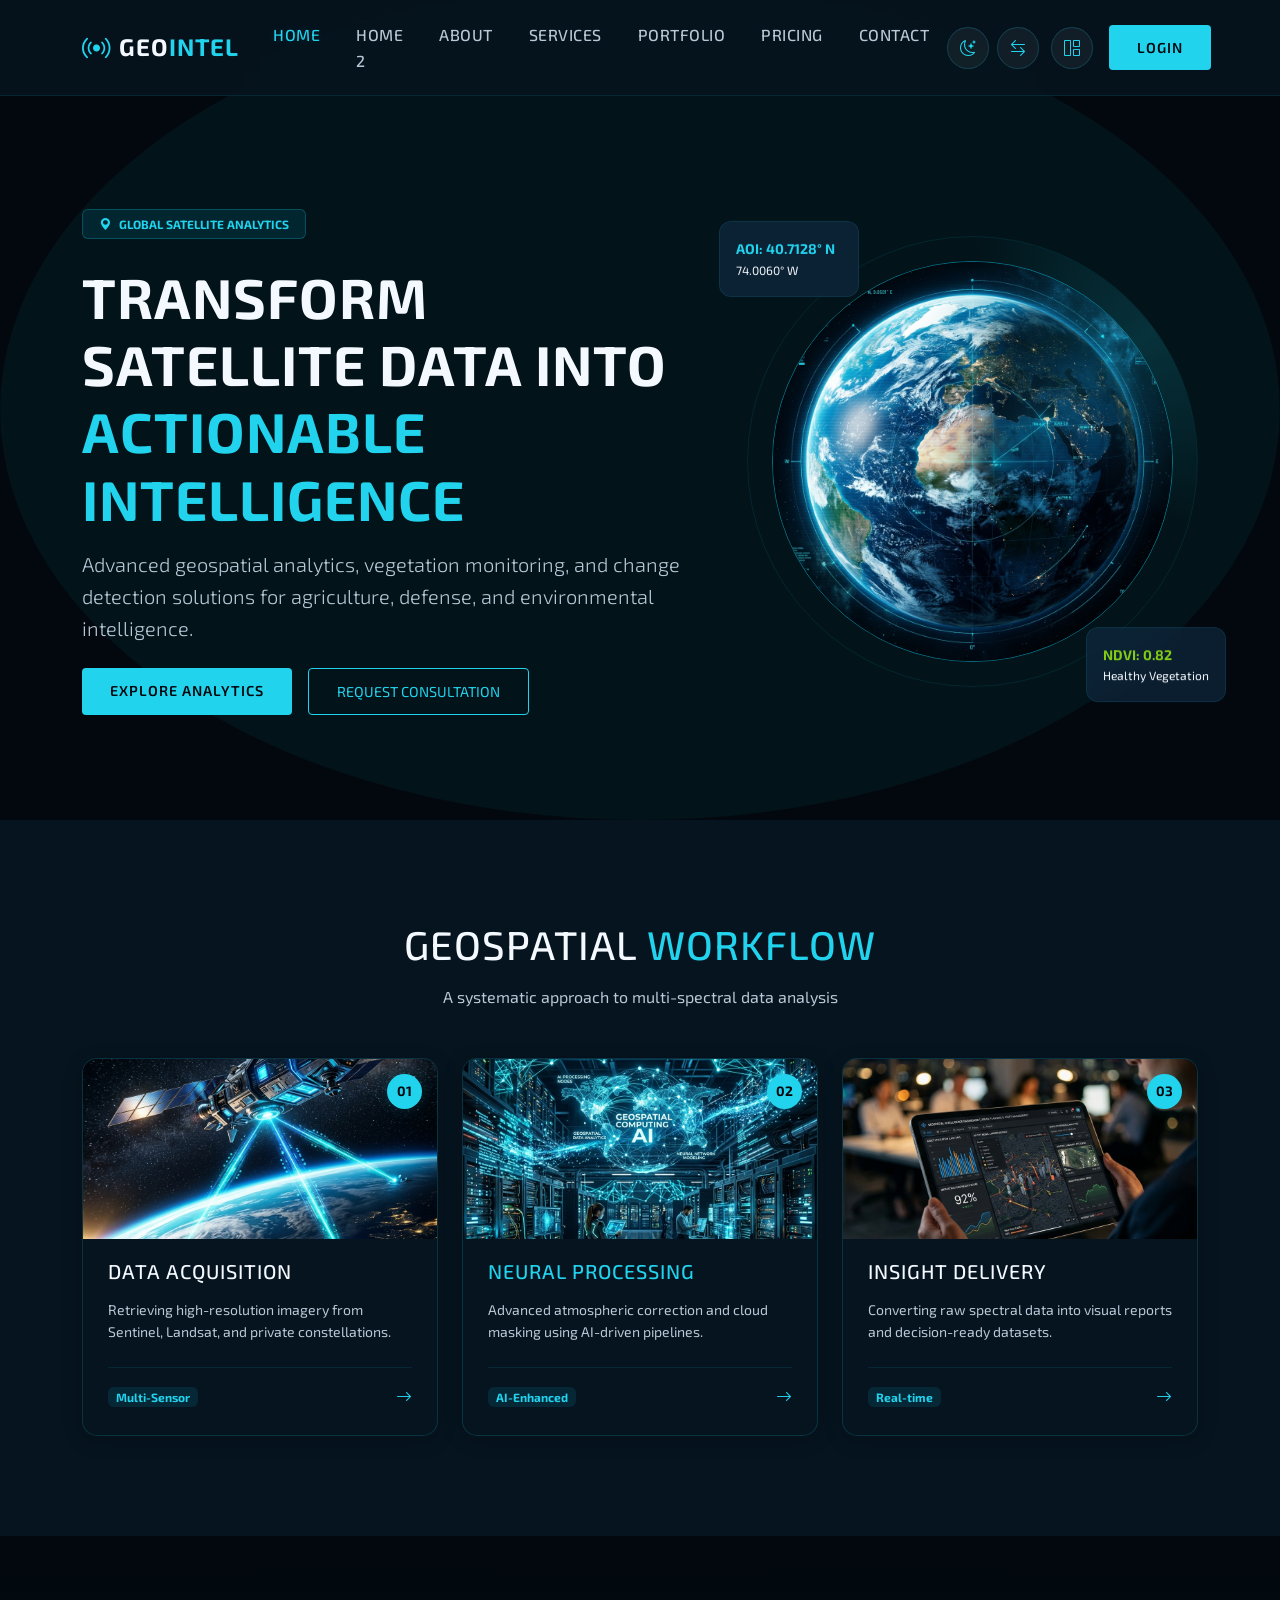
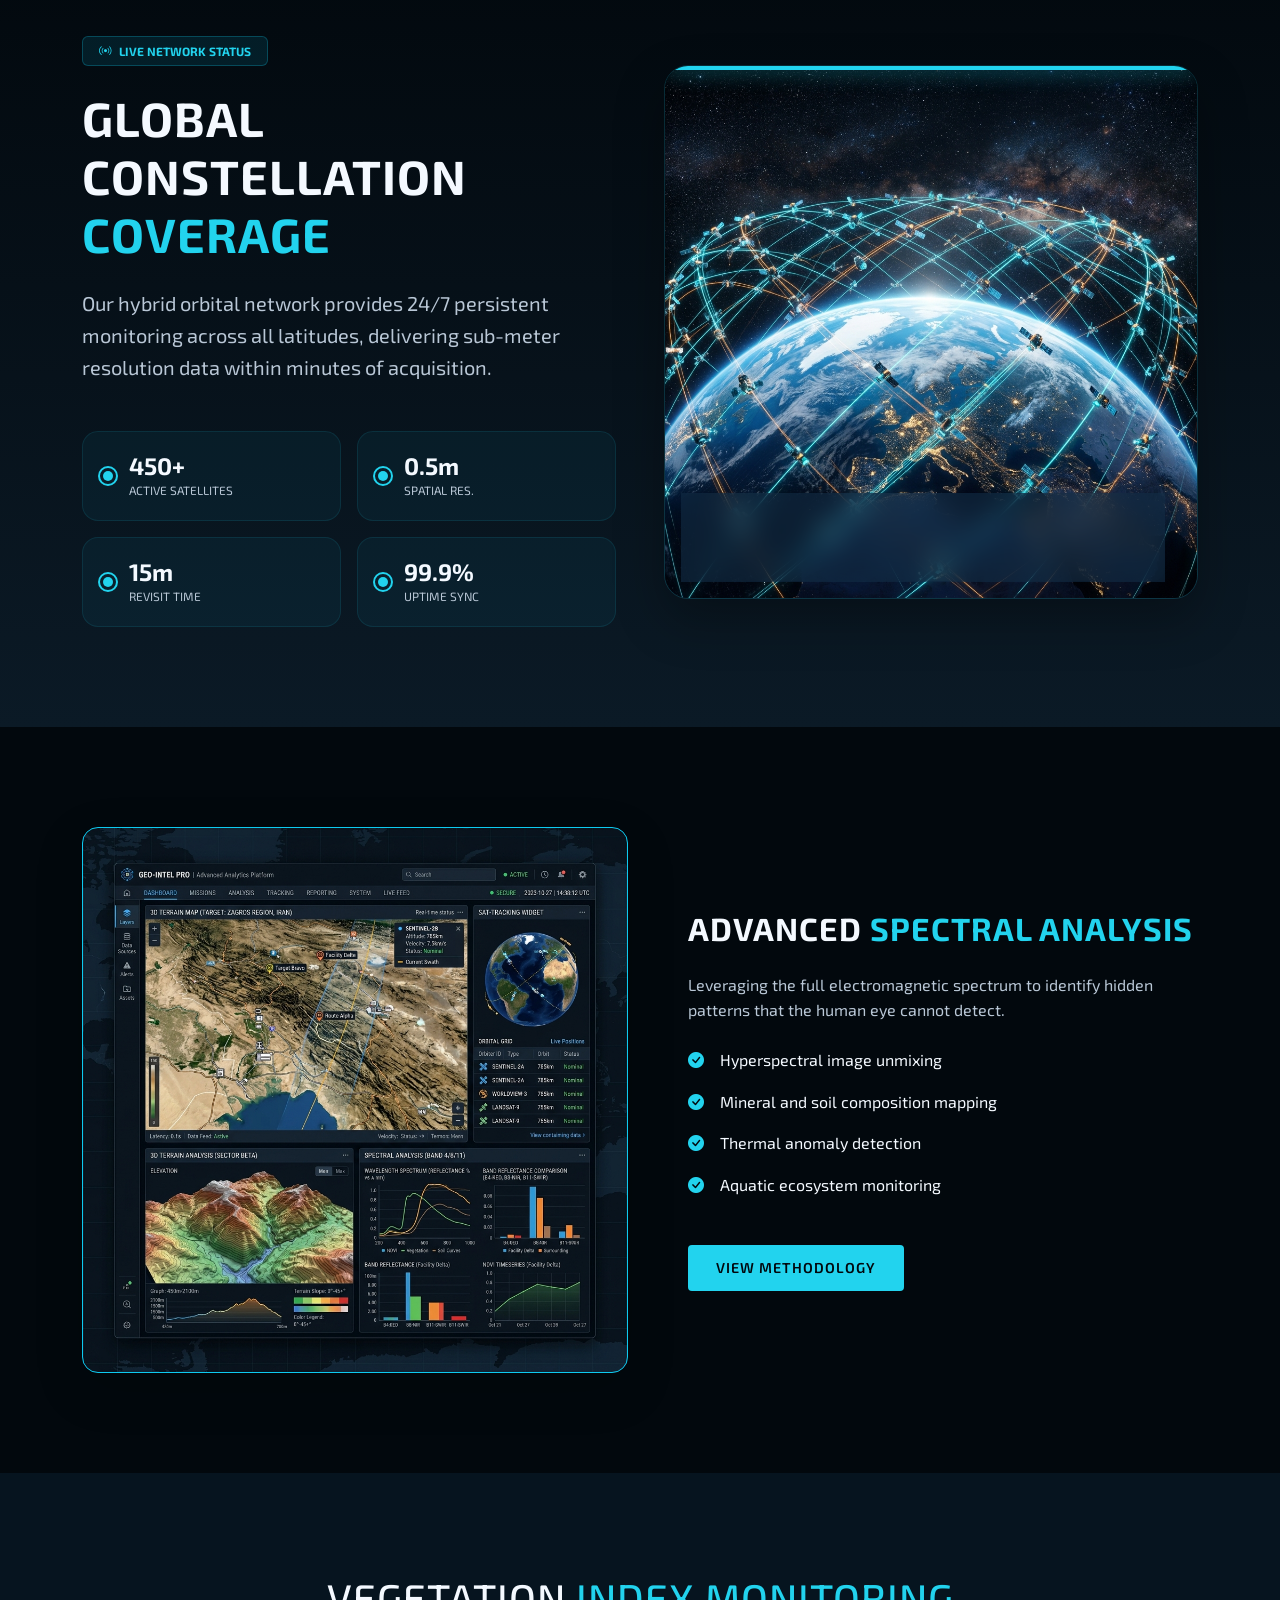
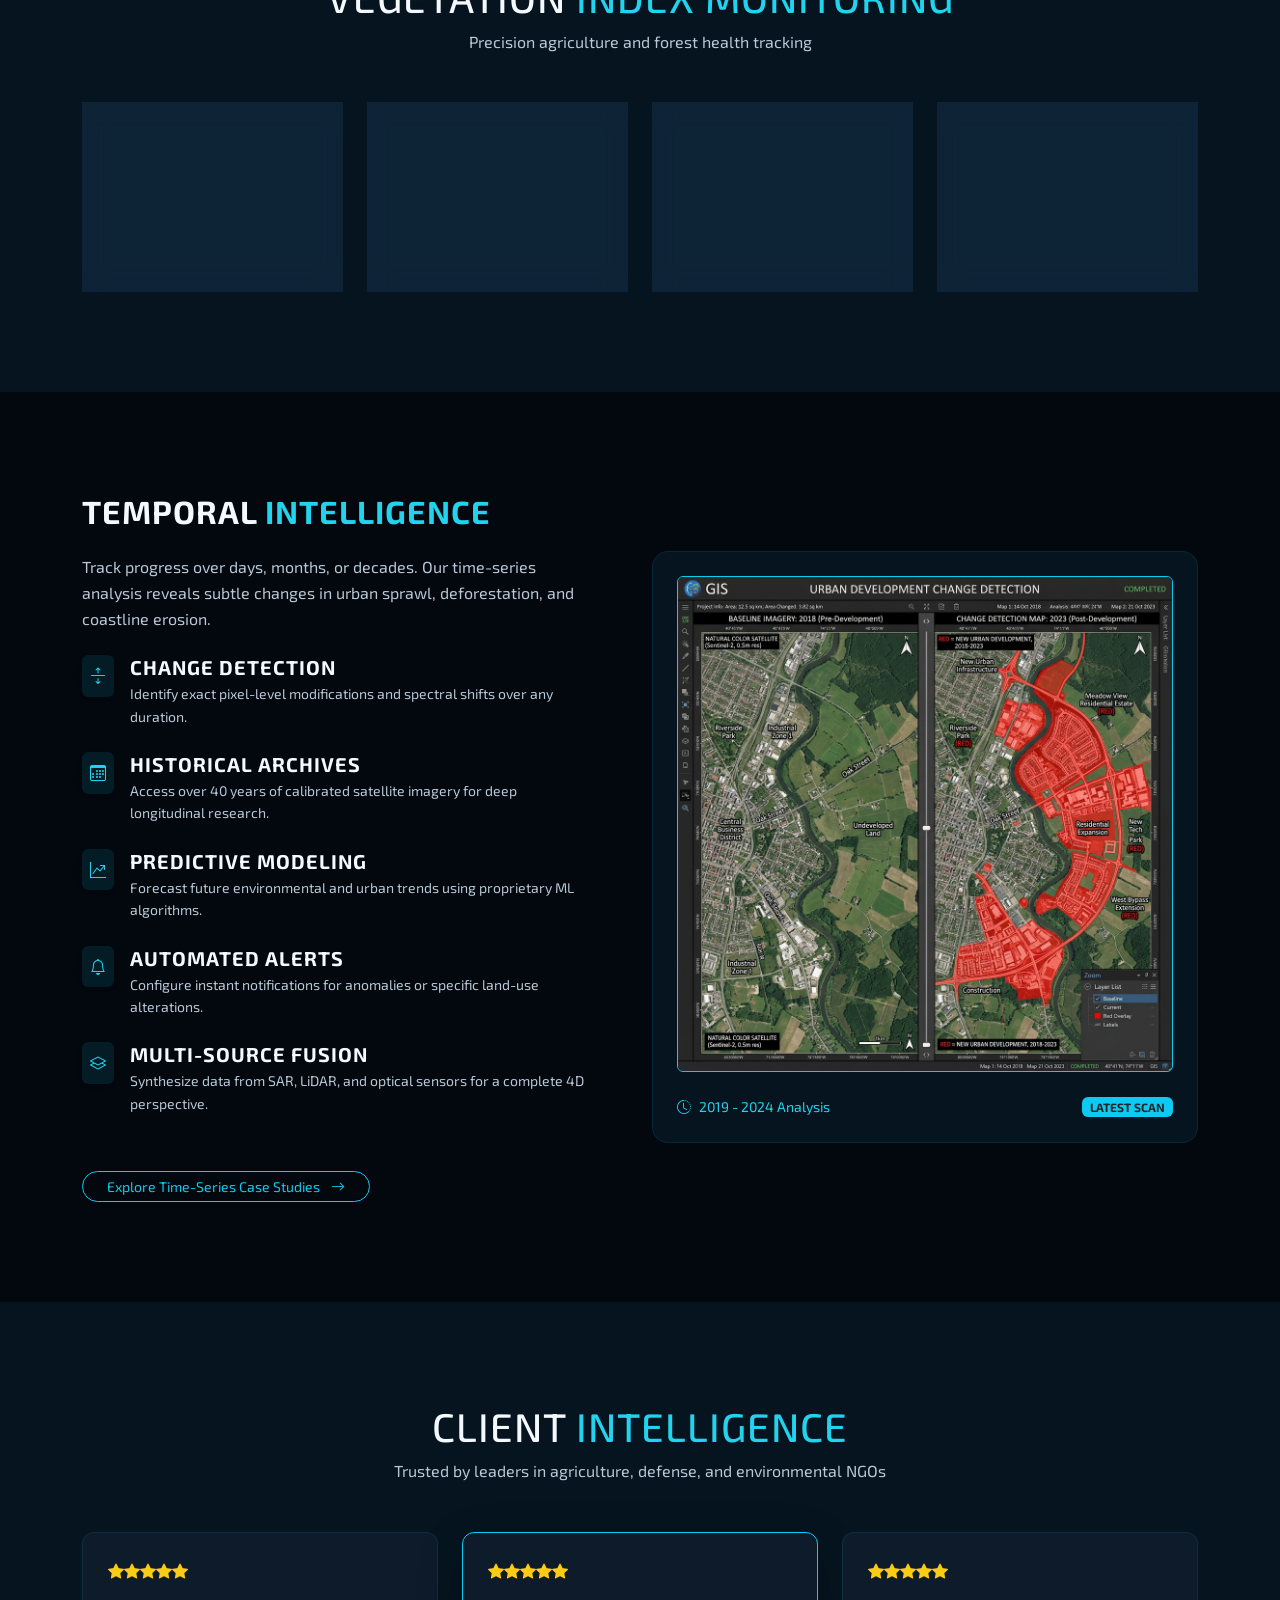
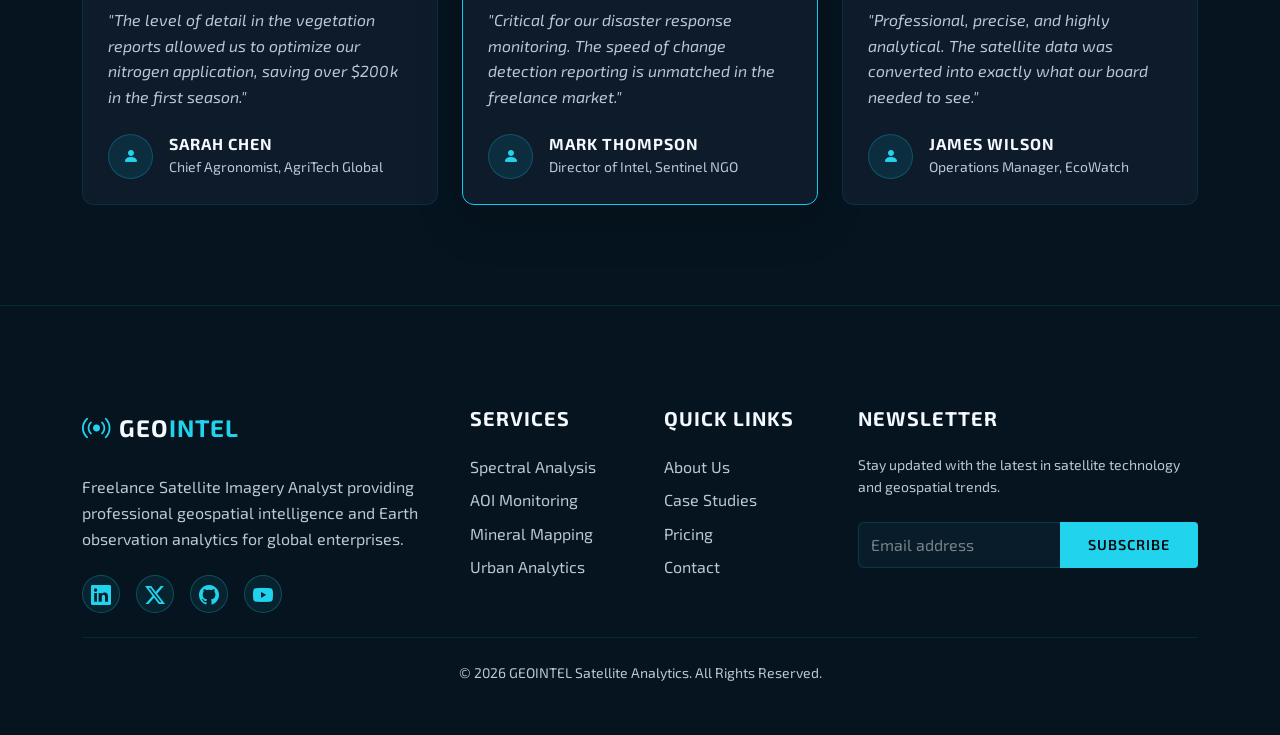
<file: index.html>
<!DOCTYPE html>
<html lang="en" dir="ltr">
<head>
    <meta charset="UTF-8">
    <meta name="viewport" content="width=device-width, initial-scale=1.0">
    <title>Satellite Intelligence | Freelance Satellite Imagery Analyst</title>
    <link rel="icon" type="image/svg+xml" href="assets/images/favicon.svg">
    <meta name="description" content="Premium geospatial intelligence, vegetation monitoring, and change detection solutions.">
    
    <!-- Fonts -->
    <link rel="preconnect" href="https://fonts.googleapis.com">
    <link rel="preconnect" href="https://fonts.gstatic.com" crossorigin>
    <link href="https://fonts.googleapis.com/css2?family=Exo+2:wght@300;400;600;700;800&display=swap" rel="stylesheet">
    
    <!-- Bootstrap 5 -->
    <link href="https://cdn.jsdelivr.net/npm/bootstrap@5.3.0/dist/css/bootstrap.min.css" rel="stylesheet">
    <link rel="stylesheet" href="https://cdn.jsdelivr.net/npm/bootstrap-icons@1.11.0/font/bootstrap-icons.css">
    
    <!-- Custom CSS -->
    <link rel="stylesheet" href="assets/css/style.css">
</head>
<body class="grid-bg">

    <!-- Navigation -->
    <nav class="navbar navbar-expand-lg navbar-dark navbar-custom fixed-top">
        <div class="container">
            <a class="navbar-brand d-flex align-items-center" href="index.html">
                <i class="bi bi-broadcast text-info me-2 fs-3"></i>
                <span class="fw-bold">GEO<span class="text-info">INTEL</span></span>
            </a>
            <button class="navbar-toggler border-0" type="button" data-bs-toggle="collapse" data-bs-target="#navbarNav">
                <span class="navbar-toggler-icon"></span>
            </button>
            <div class="collapse navbar-collapse" id="navbarNav">
                <ul class="navbar-nav mx-auto">
                    <li class="nav-item"><a class="nav-link active" href="index.html">Home</a></li>
                    <li class="nav-item"><a class="nav-link" href="home-2.html">Home 2</a></li>
                    <li class="nav-item"><a class="nav-link" href="about.html">About</a></li>
                    <li class="nav-item"><a class="nav-link" href="services.html">Services</a></li>
                    <li class="nav-item"><a class="nav-link" href="portfolio.html">Portfolio</a></li>
                    <li class="nav-item"><a class="nav-link" href="pricing.html">Pricing</a></li>
                    <li class="nav-item"><a class="nav-link" href="contact.html">Contact</a></li>
                </ul>
                <div class="d-flex align-items-center gap-2 mt-3 mt-lg-0">
                    <button class="btn btn-icon-circle" id="themeToggle" title="Toggle Theme">
                        <i class="bi bi-moon-stars"></i>
                    </button>
                    <button class="btn btn-icon-circle" id="rtlToggle" title="Toggle RTL">
                        <i class="bi bi-arrow-left-right"></i>
                    </button>
                    <a href="dashboard.html" class="btn btn-icon-circle ms-1" title="Dashboard">
                        <i class="bi bi-grid-1x2"></i>
                    </a>
                    <a href="login.html" class="btn btn-geo ms-2">Login</a>
                </div>
            </div>
        </div>
    </nav>

    <!-- Hero Section -->
    <header class="hero-section position-relative d-flex align-items-center overflow-hidden pb-5" style="min-height: calc(100vh - 80px); padding-top: 152px !important;">
        <div class="scan-line"></div>
        <div class="container position-relative z-3">
            <div class="row align-items-center">
                <div class="col-lg-7 text-center text-lg-start">
                    <div class="badge bg-info bg-opacity-10 text-info px-3 py-2 mb-4 border border-info border-opacity-25">
                        <i class="bi bi-geo-alt-fill me-2"></i>GLOBAL SATELLITE ANALYTICS
                    </div>
                    <h1 class="display-4 fw-bold mb-3 text-white">
                        Transform Satellite Data Into <span class="text-info">Actionable Intelligence</span>
                    </h1>
                    <p class="lead text-muted mb-4 fs-5">
                        Advanced geospatial analytics, vegetation monitoring, and change detection solutions for agriculture, defense, and environmental intelligence.
                    </p>
                    <div class="d-flex flex-column flex-sm-row gap-3 justify-content-center justify-content-lg-start">
                        <a href="#analytics" class="btn btn-geo btn-lg">Explore Analytics</a>
                        <a href="contact.html" class="btn btn-outline-geo btn-lg">Request Consultation</a>
                    </div>
                </div>
                <div class="col-lg-5 mt-5 mt-lg-0">
                    <div class="hero-visual position-relative">
                        <div class="radar-glow rounded-circle p-4 border border-info border-opacity-10">
                            <img src="assets/images/hero.png" alt="Satellite View" class="img-fluid rounded-circle border border-info border-opacity-50">
                        </div>
                        <div class="floating-data floating-data-top p-3 glass-panel animate-pulse-cyan">
                            <div class="text-info small fw-bold">AOI: 40.7128° N</div>
                            <div class="text-white smaller">74.0060° W</div>
                        </div>
                        <div class="floating-data floating-data-bottom p-3 glass-panel">
                            <div class="text-success small fw-bold">NDVI: 0.82</div>
                            <div class="text-white smaller">Healthy Vegetation</div>
                        </div>
                    </div>
                </div>
            </div>
        </div>
        
        <!-- Atmospheric effects -->
        <div class="position-absolute top-0 start-0 w-100 h-100 opacity-20 pointer-events-none">
            <div class="bg-primary position-absolute top-0 start-0 w-100 h-100"></div>
            <div class="position-absolute top-50 start-50 translate-middle w-100 h-100 bg-info rounded-circle filter-blur-100" style="opacity: 0.05; width: 800px; height: 800px;"></div>
        </div>
    </header>

    <!-- Section 1: Geospatial Workflow -->
    <section class="section-padding bg-secondary bg-opacity-50">
        <div class="container">
            <div class="text-center mb-5">
                <h2 class="h1 mb-3">Geospatial <span class="text-info">Workflow</span></h2>
                <p class="text-muted">A systematic approach to multi-spectral data analysis</p>
            </div>
            <div class="row g-4">
                <div class="col-md-4">
                    <div class="workflow-card h-100">
                        <div class="workflow-image-wrapper">
                            <div class="workflow-step">01</div>
                            <img src="assets/images/workflow_1.png" alt="Data Acquisition">
                        </div>
                        <div class="workflow-content">
                            <h3 class="h5 mb-3">Data Acquisition</h3>
                            <p class="text-muted small">Retrieving high-resolution imagery from Sentinel, Landsat, and private constellations.</p>
                            <div class="mt-4 pt-3 border-top border-info border-opacity-10 d-flex justify-content-between align-items-center">
                                <span class="badge bg-info bg-opacity-10 text-info">Multi-Sensor</span>
                                <i class="bi bi-arrow-right text-info"></i>
                            </div>
                        </div>
                    </div>
                </div>
                <div class="col-md-4">
                    <div class="workflow-card h-100">
                        <div class="workflow-image-wrapper">
                            <div class="workflow-step">02</div>
                            <img src="assets/images/workflow_2.png" alt="Neural Processing">
                        </div>
                        <div class="workflow-content">
                            <h3 class="h5 mb-3 text-info">Neural Processing</h3>
                            <p class="text-muted small">Advanced atmospheric correction and cloud masking using AI-driven pipelines.</p>
                            <div class="mt-4 pt-3 border-top border-info border-opacity-10 d-flex justify-content-between align-items-center">
                                <span class="badge bg-info bg-opacity-10 text-info">AI-Enhanced</span>
                                <i class="bi bi-arrow-right text-info"></i>
                            </div>
                        </div>
                    </div>
                </div>
                <div class="col-md-4">
                    <div class="workflow-card h-100">
                        <div class="workflow-image-wrapper">
                            <div class="workflow-step">03</div>
                            <img src="assets/images/workflow_3.png" alt="Insight Delivery">
                        </div>
                        <div class="workflow-content">
                            <h3 class="h5 mb-3">Insight Delivery</h3>
                            <p class="text-muted small">Converting raw spectral data into visual reports and decision-ready datasets.</p>
                            <div class="mt-4 pt-3 border-top border-info border-opacity-10 d-flex justify-content-between align-items-center">
                                <span class="badge bg-info bg-opacity-10 text-info">Real-time</span>
                                <i class="bi bi-arrow-right text-info"></i>
                            </div>
                        </div>
                    </div>
                </div>
            </div>
        </div>
    </section>

    <!-- Section 2: Constellation Coverage (New Unique Section) -->
    <section class="constellation-section">
        <div class="container">
            <div class="row align-items-center g-5">
                <div class="col-lg-6">
                    <div class="badge bg-info bg-opacity-10 text-info px-3 py-2 mb-4 border border-info border-opacity-25">
                        <i class="bi bi-broadcast me-2"></i>LIVE NETWORK STATUS
                    </div>
                    <h2 class="display-5 fw-bold text-white mb-4">
                        Global Constellation <span class="text-info">Coverage</span>
                    </h2>
                    <p class="text-muted mb-5 fs-5">
                        Our hybrid orbital network provides 24/7 persistent monitoring across all latitudes, delivering sub-meter resolution data within minutes of acquisition.
                    </p>
                    
                    <div class="row g-3">
                        <div class="col-sm-6">
                            <div class="stat-card d-flex align-items-center gap-3">
                                <div class="stat-pulse"></div>
                                <div>
                                    <div class="h4 mb-0 fw-bold">450+</div>
                                    <div class="smaller text-muted text-uppercase tracking-widest">Active Satellites</div>
                                </div>
                            </div>
                        </div>
                        <div class="col-sm-6">
                            <div class="stat-card d-flex align-items-center gap-3">
                                <div class="stat-pulse"></div>
                                <div>
                                    <div class="h4 mb-0 fw-bold">0.5m</div>
                                    <div class="smaller text-muted text-uppercase tracking-widest">Spatial Res.</div>
                                </div>
                            </div>
                        </div>
                        <div class="col-sm-6">
                            <div class="stat-card d-flex align-items-center gap-3">
                                <div class="stat-pulse"></div>
                                <div>
                                    <div class="h4 mb-0 fw-bold">15m</div>
                                    <div class="smaller text-muted text-uppercase tracking-widest">Revisit Time</div>
                                </div>
                            </div>
                        </div>
                        <div class="col-sm-6">
                            <div class="stat-card d-flex align-items-center gap-3">
                                <div class="stat-pulse"></div>
                                <div>
                                    <div class="h4 mb-0 fw-bold">99.9%</div>
                                    <div class="smaller text-muted text-uppercase tracking-widest">Uptime Sync</div>
                                </div>
                            </div>
                        </div>
                    </div>
                </div>
                <div class="col-lg-6">
                    <div class="scan-box radar-glow">
                        <img src="assets/images/constellation.png" class="img-fluid" alt="Global Constellation Coverage">
                        <div class="position-absolute bottom-0 start-0 w-100 p-4 glass-panel m-3 d-flex justify-content-between align-items-center" style="width: calc(100% - 3rem) !important;">
                            <div>
                                <div class="smaller text-info fw-bold">NETWORK_SCAN_ACTIVE</div>
                                <div class="text-white smaller">SYNCING_ORBITAL_VECTORS...</div>
                            </div>
                            <div class="text-info fs-4"><i class="bi bi-cpu"></i></div>
                        </div>
                    </div>
                </div>
            </div>
        </div>
    </section>

    <!-- Section 2: Spectral Analysis -->
    <section class="section-padding">
        <div class="container">
            <div class="row align-items-center">
                <div class="col-lg-6 mb-5 mb-lg-0">
                    <div class="position-relative">
                        <img src="assets/images/dashboard-preview.png" alt="Analysis" class="img-fluid rounded-4 shadow-lg">
                        <div class="position-absolute top-50 start-50 translate-middle w-100 h-100 border border-info border-opacity-20 rounded-4" style="transform: translate(-10px, 10px);"></div>
                    </div>
                </div>
                <div class="col-lg-6 ps-lg-5">
                    <h2 class="mb-4">Advanced <span class="text-info">Spectral Analysis</span></h2>
                    <p class="mb-4 text-muted">Leveraging the full electromagnetic spectrum to identify hidden patterns that the human eye cannot detect.</p>
                    <ul class="list-unstyled mb-5">
                        <li class="mb-3 d-flex align-items-center"><i class="bi bi-check-circle-fill text-info me-3"></i> Hyperspectral image unmixing</li>
                        <li class="mb-3 d-flex align-items-center"><i class="bi bi-check-circle-fill text-info me-3"></i> Mineral and soil composition mapping</li>
                        <li class="mb-3 d-flex align-items-center"><i class="bi bi-check-circle-fill text-info me-3"></i> Thermal anomaly detection</li>
                        <li class="mb-3 d-flex align-items-center"><i class="bi bi-check-circle-fill text-info me-3"></i> Aquatic ecosystem monitoring</li>
                    </ul>
                    <div class="mt-4">
                        <a href="services.html" class="btn btn-geo">View Methodology</a>
                    </div>
                </div>
            </div>
        </div>
    </section>

    <!-- Section 3: Vegetation Monitoring -->
    <section class="section-padding bg-secondary bg-opacity-30">
        <div class="container">
            <div class="text-center mb-5">
                <h2 class="h1">Vegetation <span class="text-info">Index Monitoring</span></h2>
                <p class="text-muted">Precision agriculture and forest health tracking</p>
            </div>
            <div class="row g-4">
                <div class="col-lg-3 col-md-6">
                    <div class="text-center p-4 glass-panel h-100">
                        <div class="display-5 text-success mb-3">0.85</div>
                        <h4 class="h6">Max NDVI</h4>
                        <p class="small text-muted">Peak vigor detection</p>
                    </div>
                </div>
                <div class="col-lg-3 col-md-6">
                    <div class="text-center p-4 glass-panel h-100">
                        <div class="display-5 text-info mb-3">12%</div>
                        <h4 class="h6">Yield Prediction</h4>
                        <p class="small text-muted">Increase in accuracy</p>
                    </div>
                </div>
                <div class="col-lg-3 col-md-6">
                    <div class="text-center p-4 glass-panel h-100">
                        <div class="display-5 text-warning mb-3">98%</div>
                        <h4 class="h6">Stress Detection</h4>
                        <p class="small text-muted">Early warning system</p>
                    </div>
                </div>
                <div class="col-lg-3 col-md-6">
                    <div class="text-center p-4 glass-panel h-100">
                        <div class="display-5 text-danger mb-3">24h</div>
                        <h4 class="h6">Response Time</h4>
                        <p class="small text-muted">Rapid data turnaround</p>
                    </div>
                </div>
            </div>
        </div>
    </section>

    <!-- Section 4: Time-Series Tracking -->
    <section class="section-padding">
        <div class="container">
            <div class="row align-items-center">
                <div class="col-lg-6 order-lg-2">
                    <div class="p-4 bg-dark rounded-4 border border-info border-opacity-10 position-relative overflow-hidden">
                        <div class="scan-line"></div>
                        <img src="assets/images/change-detection.png" alt="Terrain" class="img-fluid rounded border border-info border-opacity-30">
                        <div class="mt-4 d-flex justify-content-between align-items-center">
                            <div class="small text-info"><i class="bi bi-clock-history me-2"></i>2019 - 2024 Analysis</div>
                            <div class="badge bg-info text-dark">LATEST SCAN</div>
                        </div>
                    </div>
                </div>
                <div class="col-lg-6 order-lg-1 pe-lg-5">
                    <h2 class="mb-4">Temporal <span class="text-info">Intelligence</span></h2>
                    <p class="text-muted mb-4">Track progress over days, months, or decades. Our time-series analysis reveals subtle changes in urban sprawl, deforestation, and coastline erosion.</p>
                    <div class="d-grid gap-4">
                        <div class="d-flex align-items-start gap-3">
                            <div class="bg-info bg-opacity-10 p-2 rounded shadow-sm"><i class="bi bi-arrows-expand text-info"></i></div>
                            <div>
                                <h5 class="mb-1">Change Detection</h5>
                                <p class="small text-muted mb-0">Identify exact pixel-level modifications and spectral shifts over any duration.</p>
                            </div>
                        </div>
                        <div class="d-flex align-items-start gap-3">
                            <div class="bg-info bg-opacity-10 p-2 rounded shadow-sm"><i class="bi bi-calendar3 text-info"></i></div>
                            <div>
                                <h5 class="mb-1">Historical Archives</h5>
                                <p class="small text-muted mb-0">Access over 40 years of calibrated satellite imagery for deep longitudinal research.</p>
                            </div>
                        </div>
                        <div class="d-flex align-items-start gap-3">
                            <div class="bg-info bg-opacity-10 p-2 rounded shadow-sm"><i class="bi bi-graph-up-arrow text-info"></i></div>
                            <div>
                                <h5 class="mb-1">Predictive Modeling</h5>
                                <p class="small text-muted mb-0">Forecast future environmental and urban trends using proprietary ML algorithms.</p>
                            </div>
                        </div>
                        <div class="d-flex align-items-start gap-3">
                            <div class="bg-info bg-opacity-10 p-2 rounded shadow-sm"><i class="bi bi-bell text-info"></i></div>
                            <div>
                                <h5 class="mb-1">Automated Alerts</h5>
                                <p class="small text-muted mb-0">Configure instant notifications for anomalies or specific land-use alterations.</p>
                            </div>
                        </div>
                        <div class="d-flex align-items-start gap-3">
                            <div class="bg-info bg-opacity-10 p-2 rounded shadow-sm"><i class="bi bi-layers text-info"></i></div>
                            <div>
                                <h5 class="mb-1">Multi-Source Fusion</h5>
                                <p class="small text-muted mb-0">Synthesize data from SAR, LiDAR, and optical sensors for a complete 4D perspective.</p>
                            </div>
                        </div>
                    </div>
                    <div class="mt-5 pt-2">
                        <a href="portfolio.html" class="btn btn-outline-info btn-sm rounded-pill px-4 shadow-sm">
                            Explore Time-Series Case Studies <i class="bi bi-arrow-right ms-2"></i>
                        </a>
                    </div>
                </div>
            </div>
        </div>
    </section>

    <!-- Section 5: Client Intelligence -->
    <section class="section-padding bg-secondary bg-opacity-50">
        <div class="container">
            <div class="text-center mb-5">
                <h2 class="h1">Client <span class="text-info">Intelligence</span></h2>
                <p class="text-muted">Trusted by leaders in agriculture, defense, and environmental NGOs</p>
            </div>
            <div class="row g-4">
                <div class="col-md-4">
                    <div class="geo-card h-100">
                        <div class="d-flex mb-4">
                            <i class="bi bi-star-fill text-warning"></i>
                            <i class="bi bi-star-fill text-warning"></i>
                            <i class="bi bi-star-fill text-warning"></i>
                            <i class="bi bi-star-fill text-warning"></i>
                            <i class="bi bi-star-fill text-warning"></i>
                        </div>
                        <p class="fst-italic">"The level of detail in the vegetation reports allowed us to optimize our nitrogen application, saving over $200k in the first season."</p>
                        <div class="d-flex align-items-center mt-4">
                            <div class="bg-info bg-opacity-10 rounded-circle me-3 d-flex align-items-center justify-content-center border border-info border-opacity-25" style="width: 45px; height: 45px;">
                                <i class="bi bi-person-fill text-info"></i>
                            </div>
                            <div>
                                <h6 class="mb-0">Sarah Chen</h6>
                                <span class="small text-muted">Chief Agronomist, AgriTech Global</span>
                            </div>
                        </div>
                    </div>
                </div>
                <div class="col-md-4">
                    <div class="geo-card h-100 border-info border-opacity-20 shadow-lg">
                        <div class="d-flex mb-4">
                            <i class="bi bi-star-fill text-warning"></i>
                            <i class="bi bi-star-fill text-warning"></i>
                            <i class="bi bi-star-fill text-warning"></i>
                            <i class="bi bi-star-fill text-warning"></i>
                            <i class="bi bi-star-fill text-warning"></i>
                        </div>
                        <p class="fst-italic">"Critical for our disaster response monitoring. The speed of change detection reporting is unmatched in the freelance market."</p>
                        <div class="d-flex align-items-center mt-4">
                            <div class="bg-info bg-opacity-10 rounded-circle me-3 d-flex align-items-center justify-content-center border border-info border-opacity-25" style="width: 45px; height: 45px;">
                                <i class="bi bi-person-fill text-info"></i>
                            </div>
                            <div>
                                <h6 class="mb-0">Mark Thompson</h6>
                                <span class="small text-muted">Director of Intel, Sentinel NGO</span>
                            </div>
                        </div>
                    </div>
                </div>
                <div class="col-md-4">
                    <div class="geo-card h-100">
                        <div class="d-flex mb-4">
                            <i class="bi bi-star-fill text-warning"></i>
                            <i class="bi bi-star-fill text-warning"></i>
                            <i class="bi bi-star-fill text-warning"></i>
                            <i class="bi bi-star-fill text-warning"></i>
                            <i class="bi bi-star-fill text-warning"></i>
                        </div>
                        <p class="fst-italic">"Professional, precise, and highly analytical. The satellite data was converted into exactly what our board needed to see."</p>
                        <div class="d-flex align-items-center mt-4">
                            <div class="bg-info bg-opacity-10 rounded-circle me-3 d-flex align-items-center justify-content-center border border-info border-opacity-25" style="width: 45px; height: 45px;">
                                <i class="bi bi-person-fill text-info"></i>
                            </div>
                            <div>
                                <h6 class="mb-0">James Wilson</h6>
                                <span class="small text-muted">Operations Manager, EcoWatch</span>
                            </div>
                        </div>
                    </div>
                </div>
            </div>
        </div>
    </section>

    <!-- Footer -->
    <footer class="footer section-padding bg-dark border-top border-info border-opacity-10 position-relative overflow-hidden">
        <div class="grid-bg position-absolute top-0 start-0 w-100 h-100 opacity-10"></div>
        <div class="container position-relative z-3">
            <div class="row g-5">
                <div class="col-lg-4">
                    <a class="navbar-brand d-flex align-items-center mb-4" href="#">
                        <i class="bi bi-broadcast text-info me-2 fs-3"></i>
                        <span class="fw-bold text-white">GEO<span class="text-info">INTEL</span></span>
                    </a>
                    <p class="text-muted">Freelance Satellite Imagery Analyst providing professional geospatial intelligence and Earth observation analytics for global enterprises.</p>
                    <div class="d-flex gap-2 mt-4 justify-content-lg-start justify-content-center">
                        <a href="#" class="text-info fs-5 hover-glow"><i class="bi bi-linkedin"></i></a>
                        <a href="#" class="text-info fs-5 hover-glow ms-2"><i class="bi bi-twitter-x"></i></a>
                        <a href="#" class="text-info fs-5 hover-glow ms-2"><i class="bi bi-github"></i></a>
                        <a href="#" class="text-info fs-5 hover-glow ms-2"><i class="bi bi-youtube"></i></a>
                    </div>
                </div>
                <div class="col-md-4 col-lg-2">
                    <h5 class="mb-4">Services</h5>
                    <ul class="list-unstyled">
                        <li class="mb-2"><a href="services.html" class="text-muted text-decoration-none">Spectral Analysis</a></li>
                        <li class="mb-2"><a href="services.html" class="text-muted text-decoration-none">AOI Monitoring</a></li>
                        <li class="mb-2"><a href="services.html" class="text-muted text-decoration-none">Mineral Mapping</a></li>
                        <li class="mb-2"><a href="services.html" class="text-muted text-decoration-none">Urban Analytics</a></li>
                    </ul>
                </div>
                <div class="col-md-4 col-lg-2">
                    <h5 class="mb-4">Quick Links</h5>
                    <ul class="list-unstyled">
                        <li class="mb-2"><a href="about.html" class="text-muted text-decoration-none">About Us</a></li>
                        <li class="mb-2"><a href="portfolio.html" class="text-muted text-decoration-none">Case Studies</a></li>
                        <li class="mb-2"><a href="pricing.html" class="text-muted text-decoration-none">Pricing</a></li>
                        <li class="nav-item"><a href="contact.html" class="text-muted text-decoration-none">Contact</a></li>
                    </ul>
                </div>
                <div class="col-md-4 col-lg-4">
                    <h5 class="mb-4">Newsletter</h5>
                    <p class="text-muted small">Stay updated with the latest in satellite technology and geospatial trends.</p>
                    <form class="mt-4">
                        <div class="input-group">
                            <input type="email" class="form-control bg-secondary border-0 text-white" placeholder="Email address">
                            <button class="btn btn-geo" type="button">Subscribe</button>
                        </div>
                    </form>
                </div>
            </div>
            <div class="mt-4 pt-4 border-top border-info border-opacity-10 text-center">
                <p class="text-muted small mb-0">&copy; 2026 GEOINTEL Satellite Analytics. All Rights Reserved.</p>
            </div>
        </div>
    </footer>

    <!-- Back to Top -->
    <button class="btn btn-icon-circle position-fixed bottom-0 end-0 m-4 z-3 d-none shadow-lg" id="backToTop" title="Back to Top">
        <i class="bi bi-arrow-up"></i>
    </button>

    <!-- Bootstrap JS -->
    <script src="https://cdn.jsdelivr.net/npm/bootstrap@5.3.0/dist/js/bootstrap.bundle.min.js"></script>
    <!-- Custom JS -->
    <script src="assets/js/main.js"></script>
</body>
</html>
</file>
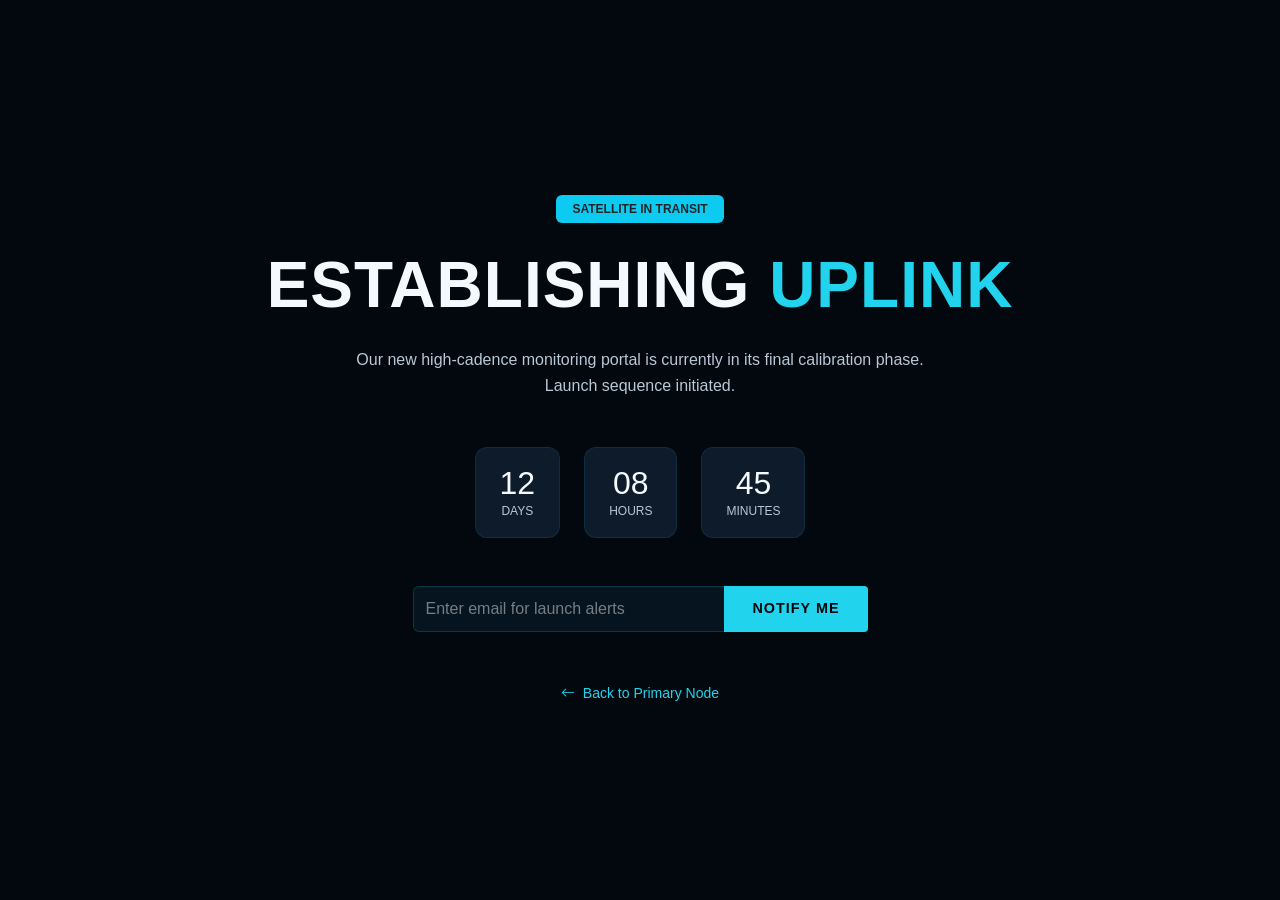
<file: coming-soon.html>
<!DOCTYPE html>
<html lang="en">
<head>
    <meta charset="UTF-8">
    <meta name="viewport" content="width=device-width, initial-scale=1.0">
    <title>Launching Soon | GEOINTEL</title>
    
    <!-- Bootstrap 5 -->
    <link href="https://cdn.jsdelivr.net/npm/bootstrap@5.3.0/dist/css/bootstrap.min.css" rel="stylesheet">
    <link rel="stylesheet" href="https://cdn.jsdelivr.net/npm/bootstrap-icons@1.11.0/font/bootstrap-icons.css">
    
    <!-- Custom CSS -->
    <link rel="stylesheet" href="assets/css/style.css">
</head>
<body class="bg-primary grid-bg d-flex align-items-center justify-content-center" style="min-height: 100vh;">

    <div class="container text-center px-4">
        <div class="badge bg-info text-dark mb-4 px-3 py-2">SATELLITE IN TRANSIT</div>
        <h1 class="display-3 fw-bold text-white mb-4">Establishing <span class="text-info">Uplink</span></h1>
        <p class="text-muted mb-5 mx-auto" style="max-width: 600px;">Our new high-cadence monitoring portal is currently in its final calibration phase. Launch sequence initiated.</p>
        
        <div class="row justify-content-center mb-5">
            <div class="col-auto">
                <div class="geo-card py-3 px-4">
                    <div class="h2 mb-0">12</div>
                    <div class="smaller text-muted">DAYS</div>
                </div>
            </div>
            <div class="col-auto">
                <div class="geo-card py-3 px-4">
                    <div class="h2 mb-0">08</div>
                    <div class="smaller text-muted">HOURS</div>
                </div>
            </div>
            <div class="col-auto">
                <div class="geo-card py-3 px-4">
                    <div class="h2 mb-0">45</div>
                    <div class="smaller text-muted">MINUTES</div>
                </div>
            </div>
        </div>
        
        <div class="col-lg-5 mx-auto">
            <div class="input-group">
                <input type="email" class="form-control bg-dark border-info border-opacity-25 text-white" placeholder="Enter email for launch alerts">
                <button class="btn btn-geo">Notify Me</button>
            </div>
        </div>
        
        <div class="mt-5">
            <a href="index.html" class="text-info text-decoration-none small"><i class="bi bi-arrow-left me-1"></i> Back to Primary Node</a>
        </div>
    </div>

    <script src="https://cdn.jsdelivr.net/npm/bootstrap@5.3.0/dist/js/bootstrap.bundle.min.js"></script>
    <script src="assets/js/main.js"></script>
</body>
</html>
</file>
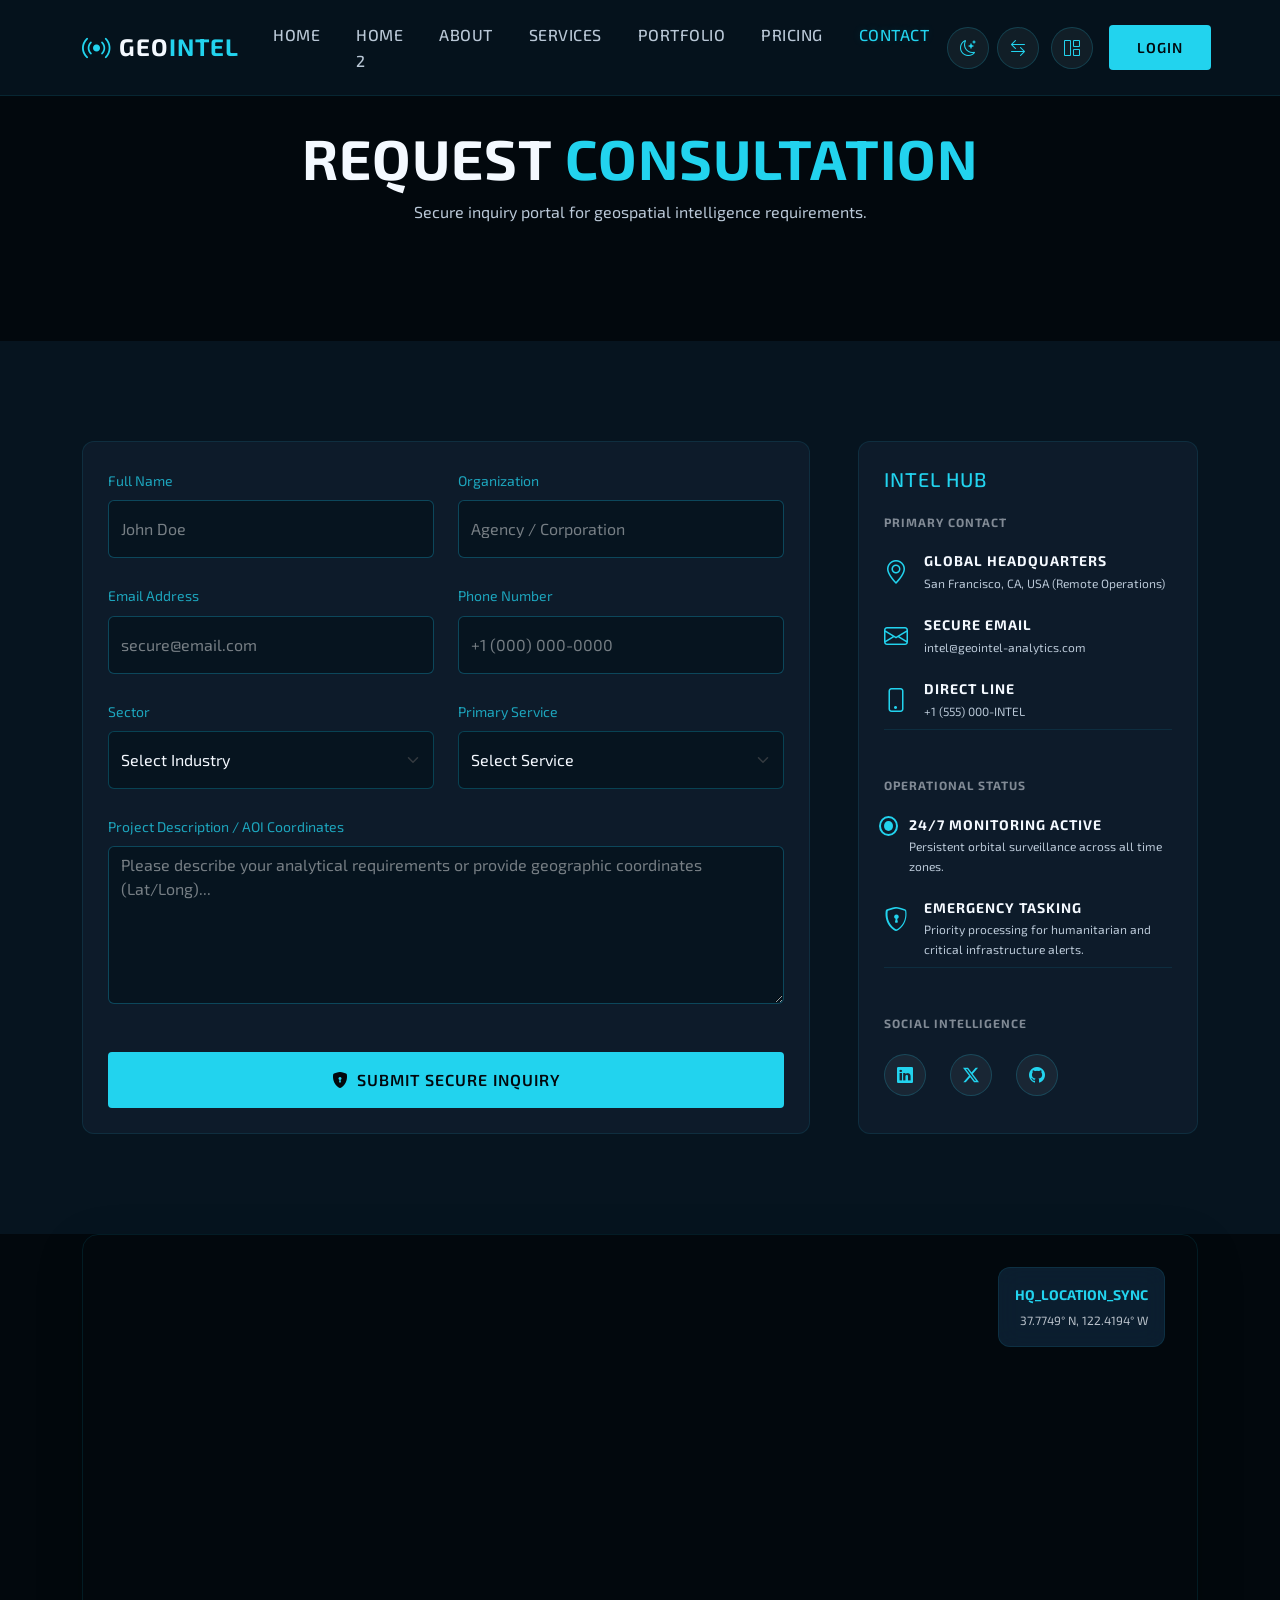
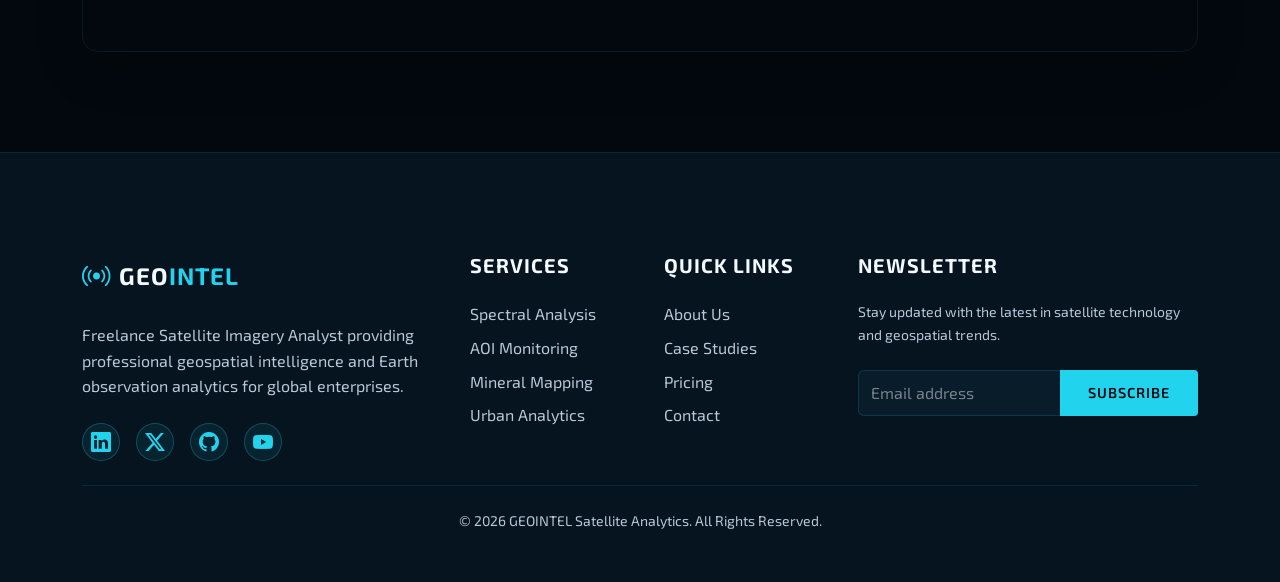
<file: contact.html>
<!DOCTYPE html>
<html lang="en">
<head>
    <meta charset="UTF-8">
    <meta name="viewport" content="width=device-width, initial-scale=1.0">
    <title>Contact | GEOINTEL Analytics</title>
    <link rel="icon" type="image/svg+xml" href="assets/images/favicon.svg">
    
    <!-- Bootstrap 5 -->
    <link href="https://cdn.jsdelivr.net/npm/bootstrap@5.3.0/dist/css/bootstrap.min.css" rel="stylesheet">
    <link rel="stylesheet" href="https://cdn.jsdelivr.net/npm/bootstrap-icons@1.11.0/font/bootstrap-icons.css">
    
    <!-- Fonts -->
    <link rel="preconnect" href="https://fonts.googleapis.com">
    <link rel="preconnect" href="https://fonts.gstatic.com" crossorigin>
    <link href="https://fonts.googleapis.com/css2?family=Exo+2:wght@300;400;600;700;800&display=swap" rel="stylesheet">
    
    <!-- Custom CSS -->
    <link rel="stylesheet" href="assets/css/style.css">
</head>
<body class="bg-primary grid-bg">

    <!-- Navigation -->
    <nav class="navbar navbar-expand-lg navbar-dark navbar-custom fixed-top">
        <div class="container">
            <a class="navbar-brand d-flex align-items-center" href="index.html">
                <i class="bi bi-broadcast text-info me-2 fs-3"></i>
                <span class="fw-bold">GEO<span class="text-info">INTEL</span></span>
            </a>
            <button class="navbar-toggler border-0" type="button" data-bs-toggle="collapse" data-bs-target="#navbarNav">
                <span class="navbar-toggler-icon"></span>
            </button>
            <div class="collapse navbar-collapse" id="navbarNav">
                <ul class="navbar-nav mx-auto">
                    <li class="nav-item"><a class="nav-link" href="index.html">Home</a></li>
                    <li class="nav-item"><a class="nav-link" href="home-2.html">Home 2</a></li>
                    <li class="nav-item"><a class="nav-link" href="about.html">About</a></li>
                    <li class="nav-item"><a class="nav-link" href="services.html">Services</a></li>
                    <li class="nav-item"><a class="nav-link" href="portfolio.html">Portfolio</a></li>
                    <li class="nav-item"><a class="nav-link" href="pricing.html">Pricing</a></li>
                    <li class="nav-item"><a class="nav-link active" href="contact.html">Contact</a></li>
                </ul>
                <div class="d-flex align-items-center gap-2 mt-3 mt-lg-0">
                    <button class="btn btn-icon-circle" id="themeToggle" title="Toggle Theme">
                        <i class="bi bi-moon-stars"></i>
                    </button>
                    <button class="btn btn-icon-circle" id="rtlToggle" title="Toggle RTL">
                        <i class="bi bi-arrow-left-right"></i>
                    </button>
                    <a href="dashboard.html" class="btn btn-icon-circle ms-1" title="Dashboard">
                        <i class="bi bi-grid-1x2"></i>
                    </a>
                    <a href="login.html" class="btn btn-geo ms-2">Login</a>
                </div>
            </div>
        </div>
    </nav>

    <!-- Header -->
    <header class="section-padding text-center">
        <div class="container">
            <h1 class="display-4 fw-bold mt-lg-4">Request <span class="text-info">Consultation</span></h1>
            <p class="text-muted">Secure inquiry portal for geospatial intelligence requirements.</p>
        </div>
    </header>

    <section class="section-padding bg-secondary bg-opacity-30">
        <div class="container">
            <div class="row g-5">
                <div class="col-lg-8">
                    <div class="geo-card h-100">
                        <form class="h-100 d-flex flex-column justify-content-between">
                            <div class="row g-4">
                                <div class="col-md-6">
                                    <label class="form-label small text-info opacity-75">Full Name</label>
                                    <input type="text" class="form-control bg-dark border-info border-opacity-25 text-white py-3" placeholder="John Doe" required>
                                </div>
                                <div class="col-md-6">
                                    <label class="form-label small text-info opacity-75">Organization</label>
                                    <input type="text" class="form-control bg-dark border-info border-opacity-25 text-white py-3" placeholder="Agency / Corporation">
                                </div>
                                <div class="col-md-6">
                                    <label class="form-label small text-info opacity-75">Email Address</label>
                                    <input type="email" class="form-control bg-dark border-info border-opacity-25 text-white py-3" placeholder="secure@email.com" required>
                                </div>
                                <div class="col-md-6">
                                    <label class="form-label small text-info opacity-75">Phone Number</label>
                                    <input type="tel" class="form-control bg-dark border-info border-opacity-25 text-white py-3" placeholder="+1 (000) 000-0000">
                                </div>
                                <div class="col-md-6">
                                    <label class="form-label small text-info opacity-75">Sector</label>
                                    <select class="form-select bg-dark border-info border-opacity-25 text-white py-3">
                                        <option selected disabled>Select Industry</option>
                                        <option>Defense & Intelligence</option>
                                        <option>Precision Agriculture</option>
                                        <option>Environmental Monitoring</option>
                                        <option>Urban Planning</option>
                                        <option>Disaster Response</option>
                                    </select>
                                </div>
                                <div class="col-md-6">
                                    <label class="form-label small text-info opacity-75">Primary Service</label>
                                    <select class="form-select bg-dark border-info border-opacity-25 text-white py-3">
                                        <option selected disabled>Select Service</option>
                                        <option>Spectral Analysis</option>
                                        <option>Change Detection</option>
                                        <option>AOI Monitoring</option>
                                        <option>Temporal Intelligence</option>
                                    </select>
                                </div>
                                <div class="col-md-12">
                                    <label class="form-label small text-info opacity-75">Project Description / AOI Coordinates</label>
                                    <textarea class="form-control bg-dark border-info border-opacity-25 text-white" rows="6" placeholder="Please describe your analytical requirements or provide geographic coordinates (Lat/Long)..." required></textarea>
                                </div>
                            </div>
                            <div class="mt-5">
                                <button type="submit" class="btn btn-geo w-100 py-3 fs-6">
                                    <i class="bi bi-shield-lock-fill me-2"></i>SUBMIT SECURE INQUIRY
                                </button>
                            </div>
                        </form>
                    </div>
                </div>
                <div class="col-lg-4">
                    <div class="geo-card h-100 text-center text-lg-start">
                        <h4 class="h5 mb-4 text-info">INTEL HUB</h4>
                        
                        <div class="mb-5 pb-2 border-bottom border-info border-opacity-10">
                            <h6 class="smaller text-white text-uppercase tracking-widest opacity-50 mb-4">Primary Contact</h6>
                            <div class="d-flex flex-column align-items-center flex-lg-row align-items-lg-start gap-3 mb-4">
                                <i class="bi bi-geo-alt text-info fs-4"></i>
                                <div>
                                    <h5 class="small fw-bold mb-1">Global Headquarters</h5>
                                    <p class="smaller text-muted mb-0">San Francisco, CA, USA (Remote Operations)</p>
                                </div>
                            </div>
                            <div class="d-flex flex-column align-items-center flex-lg-row align-items-lg-start gap-3 mb-4">
                                <i class="bi bi-envelope text-info fs-4"></i>
                                <div>
                                    <h5 class="small fw-bold mb-1">Secure Email</h5>
                                    <p class="smaller text-muted mb-0">intel@geointel-analytics.com</p>
                                </div>
                            </div>
                            <div class="d-flex flex-column align-items-center flex-lg-row align-items-lg-start gap-3">
                                <i class="bi bi-phone text-info fs-4"></i>
                                <div>
                                    <h5 class="small fw-bold mb-1">Direct Line</h5>
                                    <p class="smaller text-muted mb-0">+1 (555) 000-INTEL</p>
                                </div>
                            </div>
                        </div>

                        <div class="mb-5 pb-2 border-bottom border-info border-opacity-10">
                            <h6 class="smaller text-white text-uppercase tracking-widest opacity-50 mb-4">Operational Status</h6>
                            <div class="d-flex flex-column align-items-center flex-lg-row align-items-lg-start gap-3 mb-4">
                                <div class="stat-pulse mt-1"></div>
                                <div>
                                    <h5 class="small fw-bold mb-1">24/7 Monitoring Active</h5>
                                    <p class="smaller text-muted mb-0">Persistent orbital surveillance across all time zones.</p>
                                </div>
                            </div>
                            <div class="d-flex flex-column align-items-center flex-lg-row align-items-lg-start gap-3">
                                <i class="bi bi-shield-lock text-info fs-4"></i>
                                <div>
                                    <h5 class="small fw-bold mb-1">Emergency Tasking</h5>
                                    <p class="smaller text-muted mb-0">Priority processing for humanitarian and critical infrastructure alerts.</p>
                                </div>
                            </div>
                        </div>

                        <div>
                            <h6 class="smaller text-white text-uppercase tracking-widest opacity-50 mb-4">Social Intelligence</h6>
                            <div class="d-flex justify-content-center justify-content-lg-start gap-4">
                                <a href="#" class="btn btn-icon-circle" title="LinkedIn">
                                    <i class="bi bi-linkedin"></i>
                                </a>
                                <a href="#" class="btn btn-icon-circle" title="Twitter">
                                    <i class="bi bi-twitter-x"></i>
                                </a>
                                <a href="#" class="btn btn-icon-circle" title="GitHub">
                                    <i class="bi bi-github"></i>
                                </a>
                            </div>
                        </div>
                    </div>
                </div>
            </div>
        </div>
    </section>
    
    <!-- Map Section -->
    <section class="section-padding pt-0">
        <div class="container">
            <div class="overflow-hidden border border-info border-opacity-10 shadow-lg rounded-4 bg-transparent p-2">
                <div class="rounded-3 overflow-hidden position-relative" style="height: 400px;">
                    <iframe 
                        src="https://www.google.com/maps/embed?pb=!1m18!1m12!1m3!1d3153.835453051416!2d-122.41941548468248!3d37.77492957975922!2m3!1f0!2f0!3f0!3m2!1i1024!2i768!4f13.1!3m3!1m2!1s0x8085809c6c8f4459%3A0xb10ed6d9b5050c62!2sSan%20Francisco%2C%20CA%2C%20USA!5e0!3m2!1sen!2sus!4v1700000000000!5m2!1sen!2sus" 
                        width="100%" 
                        height="100%" 
                        style="border:0; filter: invert(90%) hue-rotate(180deg) grayscale(30%) brightness(0.9) contrast(1.2);" 
                        allowfullscreen="" 
                        loading="lazy">
                    </iframe>
                    <div class="position-absolute top-0 end-0 m-4 glass-panel p-3">
                        <div class="small text-info fw-bold mb-1 text-end">HQ_LOCATION_SYNC</div>
                        <div class="smaller text-white opacity-75 text-end">37.7749° N, 122.4194° W</div>
                    </div>
                </div>
            </div>
        </div>
    </section>

    <!-- Footer -->
    <footer class="footer section-padding bg-dark border-top border-info border-opacity-10 position-relative overflow-hidden">
        <div class="grid-bg position-absolute top-0 start-0 w-100 h-100 opacity-10"></div>
        <div class="container position-relative z-3">
            <div class="row g-5">
                <div class="col-lg-4">
                    <a class="navbar-brand d-flex align-items-center mb-4" href="#">
                        <i class="bi bi-broadcast text-info me-2 fs-3"></i>
                        <span class="fw-bold text-white">GEO<span class="text-info">INTEL</span></span>
                    </a>
                    <p class="text-muted">Freelance Satellite Imagery Analyst providing professional geospatial intelligence and Earth observation analytics for global enterprises.</p>
                    <div class="d-flex gap-2 mt-4 justify-content-lg-start justify-content-center">
                        <a href="#" class="text-info fs-5 hover-glow"><i class="bi bi-linkedin"></i></a>
                        <a href="#" class="text-info fs-5 hover-glow ms-2"><i class="bi bi-twitter-x"></i></a>
                        <a href="#" class="text-info fs-5 hover-glow ms-2"><i class="bi bi-github"></i></a>
                        <a href="#" class="text-info fs-5 hover-glow ms-2"><i class="bi bi-youtube"></i></a>
                    </div>
                </div>
                <div class="col-md-4 col-lg-2">
                    <h5 class="mb-4">Services</h5>
                    <ul class="list-unstyled">
                        <li class="mb-2"><a href="services.html" class="text-muted text-decoration-none">Spectral Analysis</a></li>
                        <li class="mb-2"><a href="services.html" class="text-muted text-decoration-none">AOI Monitoring</a></li>
                        <li class="mb-2"><a href="services.html" class="text-muted text-decoration-none">Mineral Mapping</a></li>
                        <li class="mb-2"><a href="services.html" class="text-muted text-decoration-none">Urban Analytics</a></li>
                    </ul>
                </div>
                <div class="col-md-4 col-lg-2">
                    <h5 class="mb-4">Quick Links</h5>
                    <ul class="list-unstyled">
                        <li class="mb-2"><a href="about.html" class="text-muted text-decoration-none">About Us</a></li>
                        <li class="mb-2"><a href="portfolio.html" class="text-muted text-decoration-none">Case Studies</a></li>
                        <li class="mb-2"><a href="pricing.html" class="text-muted text-decoration-none">Pricing</a></li>
                        <li class="nav-item"><a href="contact.html" class="text-muted text-decoration-none">Contact</a></li>
                    </ul>
                </div>
                <div class="col-md-4 col-lg-4">
                    <h5 class="mb-4">Newsletter</h5>
                    <p class="text-muted small">Stay updated with the latest in satellite technology and geospatial trends.</p>
                    <form class="mt-4">
                        <div class="input-group">
                            <input type="email" class="form-control bg-secondary border-0 text-white" placeholder="Email address">
                            <button class="btn btn-geo" type="button">Subscribe</button>
                        </div>
                    </form>
                </div>
            </div>
            <div class="mt-4 pt-4 border-top border-info border-opacity-10 text-center">
                <p class="text-muted small mb-0">&copy; 2026 GEOINTEL Satellite Analytics. All Rights Reserved.</p>
            </div>
        </div>
    </footer>


<!-- Back to Top -->
    <button class="btn btn-icon-circle position-fixed bottom-0 end-0 m-4 z-3 d-none shadow-lg" id="backToTop" title="Back to Top">
        <i class="bi bi-arrow-up"></i>
    </button>

    <script src="https://cdn.jsdelivr.net/npm/bootstrap@5.3.0/dist/js/bootstrap.bundle.min.js"></script>
    <script src="assets/js/main.js"></script>
</body>
</html>
</file>
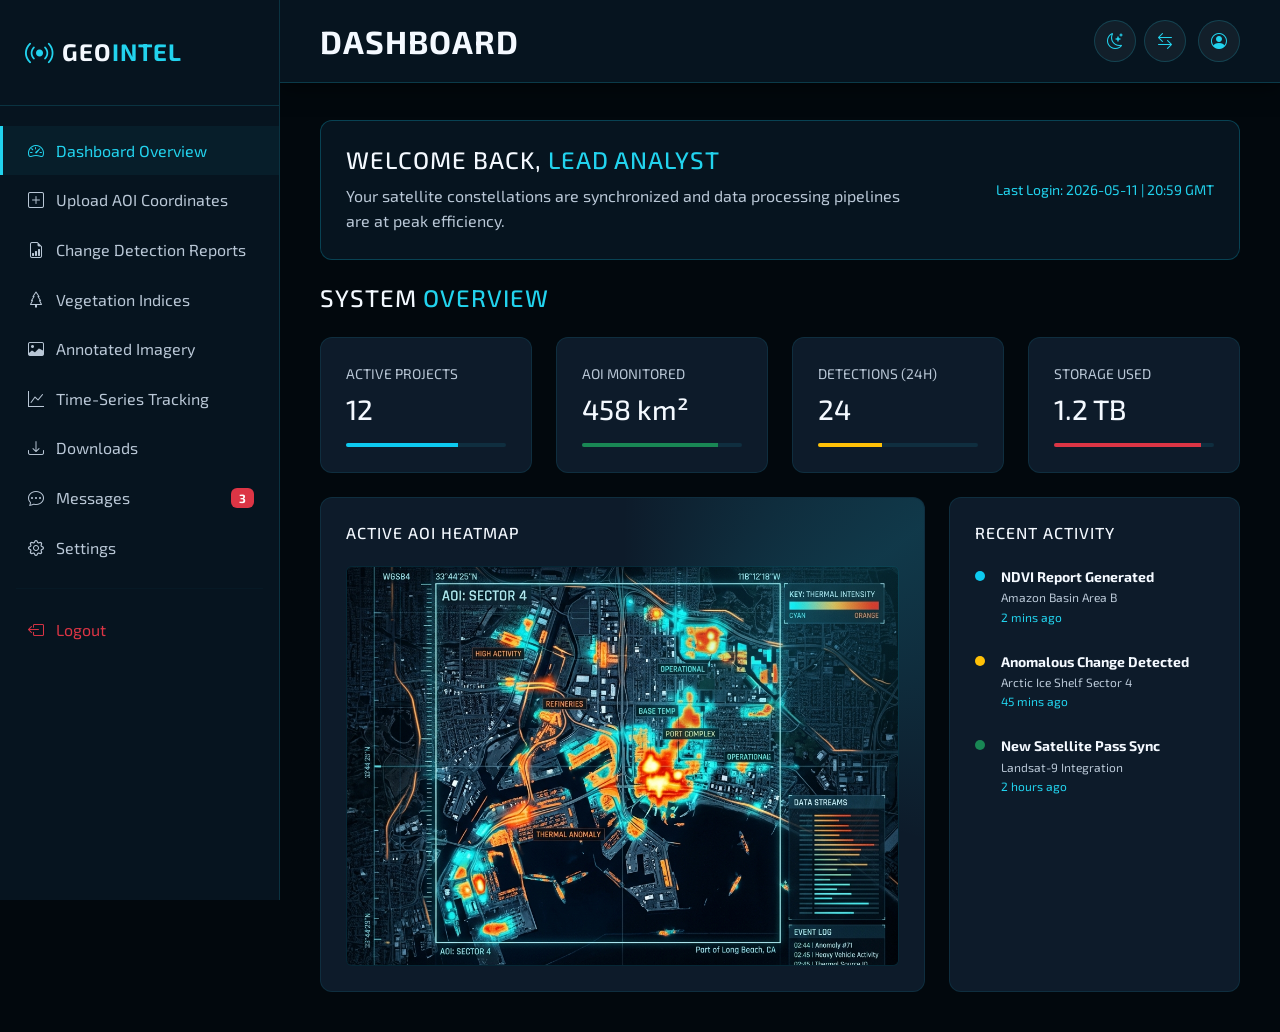
<file: dashboard.html>
<!DOCTYPE html>
<html lang="en">
<head>
    <meta charset="UTF-8">
    <meta name="viewport" content="width=device-width, initial-scale=1.0">
    <title>Dashboard | GEOINTEL Analytics</title>
    <link rel="icon" type="image/svg+xml" href="assets/images/favicon.svg">
    
    <!-- Fonts -->
    <link rel="preconnect" href="https://fonts.googleapis.com">
    <link rel="preconnect" href="https://fonts.gstatic.com" crossorigin>
    <link href="https://fonts.googleapis.com/css2?family=Exo+2:wght@300;400;600;700;800&display=swap" rel="stylesheet">
    
    <!-- Bootstrap 5 -->
    <link href="https://cdn.jsdelivr.net/npm/bootstrap@5.3.0/dist/css/bootstrap.min.css" rel="stylesheet">
    <link rel="stylesheet" href="https://cdn.jsdelivr.net/npm/bootstrap-icons@1.11.0/font/bootstrap-icons.css">
    
    <!-- Custom CSS -->
    <link rel="stylesheet" href="assets/css/style.css">
    
    <style>
        .dashboard-nav-link {
            color: var(--text-muted);
            padding: 12px 25px;
            display: flex;
            align-items: center;
            gap: 12px;
            text-decoration: none;
            transition: var(--transition);
            border-left: 3px solid transparent;
        }
        .dashboard-nav-link:hover, .dashboard-nav-link.active {
            background: rgba(34, 211, 238, 0.05);
            color: var(--aurora-cyan);
            border-left-color: var(--aurora-cyan);
        }
        .sidebar-brand {
            padding: 30px 25px;
            border-bottom: 1px solid var(--grid-glow);
            margin-bottom: 20px;
        }
        .dashboard-section {
            display: none;
            animation: fadeIn 0.5s ease;
        }
        .dashboard-section.active {
            display: block;
        }
        @keyframes fadeIn {
            from { opacity: 0; transform: translateY(10px); }
            to { opacity: 1; transform: translateY(0); }
        }
        .dashboard-header-fixed {
            position: fixed;
            top: 0;
            left: 280px;
            right: 0;
            background: #06141f;
            z-index: 1010;
            border-bottom: 1px solid rgba(34, 211, 238, 0.2);
            padding: 20px 40px;
            box-shadow: 0 4px 20px rgba(0, 0, 0, 0.5);
            transition: var(--transition);
        }
        .dashboard-content {
            margin-left: 280px;
            padding: 40px;
            padding-top: 120px; /* Space for the fixed header */
            min-height: 100vh;
        }
        html, body {
            padding-top: 0 !important;
        }
        @media (max-width: 992px) {
            .dashboard-header-fixed {
                left: 0 !important;
                padding: 8px 15px !important;
            }
            .dashboard-header-fixed h1, .dashboard-header-fixed h2 {
                font-size: 1.1rem !important;
                letter-spacing: 0.5px;
            }
            .dashboard-content {
                margin-left: 0 !important;
                padding: 15px !important;
                padding-top: 75px !important; /* Balanced gap for mobile header */
            }
            .welcome-card {
                margin-bottom: 1.5rem !important;
            }
            .geo-card {
                width: 100% !important;
                max-width: 600px !important; /* Standardize card width on tablet */
                margin-left: auto !important;
                margin-right: auto !important;
            }
            .gap-3 {
                gap: 0.75rem !important;
            }
            .gap-2 {
                gap: 0.4rem !important;
            }
        }
        @media (min-width: 768px) and (max-width: 1024px) {
            #imagery .geo-card {
                display: flex;
                flex-direction: column;
            }
            #imagery .geo-card .p-3 {
                display: flex;
                flex-direction: column;
                flex: 1;
            }
            #imagery .geo-card .btn.btn-geo {
                margin-top: auto;
                width: 100% !important;
            }
        }
        #downloads .asset-name-cell .asset-icon-slot {
            display: inline-flex;
            width: 1.25rem;
            justify-content: center;
            vertical-align: middle;
            margin-right: 0.5rem !important;
        }
        #downloads .asset-name-cell .asset-icon-slot i {
            line-height: 1;
        }
        #downloads .asset-name-cell .asset-name-wrap {
            display: inline-flex;
            align-items: center;
            white-space: nowrap;
        }
        @media (max-width: 1024px) {
            #downloads,
            #downloads .table,
            #downloads .table th,
            #downloads .table td {
                text-align: left !important;
            }
            #downloads .table th.text-center,
            #downloads .table td.text-center {
                text-align: center !important;
            }
            #downloads .asset-name-cell .asset-name-wrap {
                justify-content: flex-start;
                width: 100%;
            }
        }

        /* Light Mode Overrides for Dashboard */
        body.light-mode .dashboard-sidebar {
            background: #ffffff;
            border-right-color: #e2e8f0;
        }
        body.light-mode .dashboard-header-fixed {
            background: rgba(255, 255, 255, 0.95);
            border-bottom-color: #e2e8f0;
            box-shadow: 0 4px 20px rgba(0, 0, 0, 0.05);
        }
        body.light-mode .dashboard-header-fixed h1 {
            color: #1e293b !important;
        }
        body.light-mode .sidebar-brand {
            border-bottom-color: #e2e8f0;
        }
        body.light-mode .sidebar-brand .text-white {
            color: #000000 !important;
        }
        body.light-mode .dashboard-nav-link {
            color: #475569;
        }
        body.light-mode .dashboard-nav-link:hover, 
        body.light-mode .dashboard-nav-link.active {
            background: rgba(34, 211, 238, 0.08);
            color: var(--aurora-cyan);
        }
        body.light-mode .dashboard-nav-link i {
            color: #64748b;
        }
        body.light-mode .dashboard-nav-link.active i {
            color: var(--aurora-cyan);
        }
        body.light-mode .dashboard-nav-link.text-danger {
            color: #ef4444 !important;
        }

        /* RTL Overrides */
        [dir="rtl"] .dashboard-sidebar {
            right: 0;
            left: auto !important;
            border-right: none !important;
            border-left: 1px solid var(--grid-glow);
        }
        [dir="rtl"] .dashboard-header-fixed {
            left: 0 !important;
            right: 280px !important;
        }
        [dir="rtl"] .dashboard-content {
            margin-left: 0 !important;
            margin-right: 280px !important;
        }
        [dir="rtl"] .dashboard-nav-link {
            border-left: none !important;
            border-right: 3px solid transparent;
            text-align: right;
        }
        [dir="rtl"] .dashboard-nav-link i {
            margin-right: 0;
            margin-left: 12px;
        }
        [dir="rtl"] .dashboard-nav-link.active {
            border-right-color: var(--aurora-cyan);
        }
        [dir="rtl"] .ms-auto {
            margin-right: auto !important;
            margin-left: 0 !important;
        }
        [dir="rtl"] .ms-auto { margin-right: auto !important; margin-left: 0 !important; }
        [dir="rtl"] .me-1 { margin-left: .25rem !important; margin-right: 0 !important; }
        [dir="rtl"] .me-2 { margin-left: .5rem !important; margin-right: 0 !important; }
        [dir="rtl"] .me-3 { margin-left: 1rem !important; margin-right: 0 !important; }
        [dir="rtl"] .ms-1 { margin-right: .25rem !important; margin-left: 0 !important; }
        [dir="rtl"] .ms-2 { margin-right: .5rem !important; margin-left: 0 !important; }
        [dir="rtl"] .ms-3 { margin-right: 1rem !important; margin-left: 0 !important; }
        [dir="rtl"] .ps-4 { padding-right: 1.5rem !important; padding-left: 0 !important; }
        [dir="rtl"] .pe-4 { padding-left: 1.5rem !important; padding-right: 0 !important; }
        [dir="rtl"] .text-end { text-align: left !important; }
        [dir="rtl"] .border-end { border-left: 1px solid rgba(34, 211, 238, 0.1) !important; border-right: none !important; }
        [dir="rtl"] .border-start { border-right: 1px solid rgba(34, 211, 238, 0.1) !important; border-left: none !important; }
        [dir="rtl"] .rounded-start-0 { border-top-right-radius: 0 !important; border-bottom-right-radius: 0 !important; border-top-left-radius: .375rem !important; border-bottom-left-radius: .375rem !important; }

        @media (max-width: 992px) {
            [dir="rtl"] .dashboard-header-fixed {
                right: 0 !important;
            }
            [dir="rtl"] .dashboard-content {
                margin-right: 0 !important;
            }
            [dir="rtl"] .dashboard-sidebar {
                transform: translateX(100%);
            }
            [dir="rtl"] .dashboard-sidebar.active {
                transform: translateX(0);
            }
        }

        /* Input & Placeholder Visibility */
        ::placeholder {
            color: rgba(255, 255, 255, 0.45) !important;
            opacity: 1; /* Firefox */
        }
        body.light-mode ::placeholder {
            color: rgba(30, 41, 59, 0.5) !important;
        }
        body.light-mode .input-group-text {
            background-color: #f1f5f9 !important;
            color: #475569 !important;
        }

        /* Table Theme Overrides */
        .geo-table-row {
            background: #0b1a26 !important;
            border: 1px solid rgba(34, 211, 238, 0.1);
            transition: all 0.3s ease;
        }
        .geo-table-row:hover {
            background: #0f2433 !important;
            transform: translateY(-1px);
        }
        body.light-mode .geo-table-row {
            background: #ffffff !important;
            border: 1px solid #e2e8f0 !important;
        }
        body.light-mode .geo-table-row:hover {
            background: #f8fafc !important;
            transform: none !important;
        }
        body.light-mode .table thead tr {
            background: rgba(34, 211, 238, 0.08) !important;
        }
        body.light-mode .table td {
            color: #475569 !important;
        }
        body.light-mode .table td.text-white {
            color: #1e293b !important;
        }
        body.light-mode .table th {
            color: var(--aurora-cyan) !important;
        }
        body.light-mode .chat-header-name {
            color: #1e293b !important;
        }
        body.light-mode .list-group-item-action:not(.active) .fw-bold {
            color: #1e293b !important;
        }
        body.light-mode .bg-secondary.bg-opacity-20 {
            background-color: #f8fafc !important;
        }
        
        /* Fix for table background bleeding */
        .table {
            --bs-table-bg: transparent !important;
            border-collapse: separate !important;
            border-spacing: 0 12px !important;
        }
        .table thead tr.text-info {
            color: var(--aurora-cyan) !important;
        }
        body.light-mode .table thead tr.text-info {
            color: #475569 !important;
        }
        
        /* Badge visibility in light mode */
        body.light-mode .badge.bg-opacity-10 {
            background-color: rgba(var(--bs-info-rgb), 0.15) !important;
        }
        body.light-mode .badge.bg-danger.bg-opacity-10 {
            background-color: rgba(239, 68, 68, 0.15) !important;
            color: #b91c1c !important;
        }
        body.light-mode .badge.bg-warning.bg-opacity-10 {
            background-color: rgba(234, 179, 8, 0.15) !important;
            color: #a16207 !important;
        }
        body.light-mode .badge.bg-success.bg-opacity-10 {
            background-color: rgba(34, 197, 94, 0.15) !important;
            color: #15803d !important;
        }
        body.light-mode .badge.bg-info.bg-opacity-10 {
            background-color: rgba(6, 182, 212, 0.15) !important;
            color: #0891b2 !important;
        }

        /* Alert visibility in light mode */
        body.light-mode .alert.bg-info.bg-opacity-10 {
            background-color: rgba(6, 182, 212, 0.1) !important;
            border-color: rgba(6, 182, 212, 0.2) !important;
        }
        body.light-mode .alert.bg-info.bg-opacity-10 .text-info {
            color: #0891b2 !important;
        }

        /* Simulated Components Visibility */
        body.light-mode .bg-dark.bg-opacity-50,
        body.light-mode .bg-dark {
            background-color: #f8fafc !important;
            border-color: #e2e8f0 !important;
        }
        
        .trend-bar {
            width: 30px;
            margin: 0 auto;
            border-top-left-radius: 4px;
            border-top-right-radius: 4px;
            transition: all 0.3s ease;
        }
        
        body.light-mode .bg-info.bg-opacity-20 { background-color: rgba(8, 145, 178, 0.4) !important; }
        body.light-mode .bg-info.bg-opacity-40 { background-color: rgba(8, 145, 178, 0.5) !important; }
        body.light-mode .bg-info.bg-opacity-60 { background-color: rgba(8, 145, 178, 0.7) !important; }
        body.light-mode .bg-info.bg-opacity-80 { background-color: rgba(8, 145, 178, 0.8) !important; }
        
        body.light-mode .text-muted {
            color: #475569 !important;
        }
    </style>
</head>
<body class="bg-primary">


    <!-- Sidebar -->
    <aside class="dashboard-sidebar" id="sidebar">
        <div class="sidebar-brand d-flex justify-content-between align-items-center">
            <a class="navbar-brand d-flex align-items-center" href="index.html">
                <i class="bi bi-broadcast text-info me-2 fs-3"></i>
                <span class="fw-bold text-white">GEO<span class="text-info">INTEL</span></span>
            </a>
            <button class="btn btn-icon-circle btn-sm d-lg-none" id="closeSidebar" title="Close Menu">
                <i class="bi bi-x-lg"></i>
            </button>
        </div>
        <nav class="nav flex-column">
            <a href="#" class="dashboard-nav-link active" data-section="overview">
                <i class="bi bi-speedometer2"></i> Dashboard Overview
            </a>
            <a href="#" class="dashboard-nav-link" data-section="upload">
                <i class="bi bi-plus-square"></i> Upload AOI Coordinates
            </a>
            <a href="#" class="dashboard-nav-link" data-section="reports">
                <i class="bi bi-file-earmark-bar-graph"></i> Change Detection Reports
            </a>
            <a href="#" class="dashboard-nav-link" data-section="vegetation">
                <i class="bi bi-tree"></i> Vegetation Indices
            </a>
            <a href="#" class="dashboard-nav-link" data-section="imagery">
                <i class="bi bi-image"></i> Annotated Imagery
            </a>
            <a href="#" class="dashboard-nav-link" data-section="tracking">
                <i class="bi bi-graph-up"></i> Time-Series Tracking
            </a>
            <a href="#" class="dashboard-nav-link" data-section="downloads">
                <i class="bi bi-download"></i> Downloads
            </a>
            <a href="#" class="dashboard-nav-link" data-section="messages">
                <i class="bi bi-chat-dots"></i> Messages <span class="badge bg-danger ms-auto">3</span>
            </a>
            <a href="#" class="dashboard-nav-link" data-section="settings">
                <i class="bi bi-gear"></i> Settings
            </a>
            <hr class="border-info border-opacity-10 mx-3">
            <a href="index.html" class="dashboard-nav-link text-danger">
                <i class="bi bi-box-arrow-left"></i> Logout
            </a>
        </nav>
    </aside>

    <!-- Main Content -->
    <main class="dashboard-content">
        <header class="dashboard-header-fixed">
            <div class="d-flex justify-content-between align-items-center">
                <div class="d-flex align-items-center gap-3">
                    <button class="btn btn-icon-circle d-lg-none" id="sidebarToggle" title="Toggle Sidebar">
                        <i class="bi bi-list"></i>
                    </button>
                    <h1 class="h2 fw-bold text-white mb-0">DASHBOARD</h1>
                </div>
                <div class="d-flex align-items-center gap-2">
                    <button class="btn btn-icon-circle" id="themeToggle" title="Toggle Theme">
                        <i class="bi bi-moon-stars"></i>
                    </button>
                    <button class="btn btn-icon-circle" id="rtlToggle" title="Toggle RTL">
                        <i class="bi bi-arrow-left-right"></i>
                    </button>
                    <a href="#" class="btn btn-icon-circle ms-1" title="Profile">
                        <i class="bi bi-person-circle"></i>
                    </a>
                </div>
            </div>
        </header>

        <!-- 1. OVERVIEW -->
        <section id="overview" class="dashboard-section active">
            <!-- Welcome Message -->
            <div class="geo-card welcome-card mb-4 border-info border-opacity-25 bg-secondary bg-opacity-20">
                <div class="row align-items-center">
                    <div class="col-md-8">
                        <h2 class="h4 text-white mb-2">Welcome Back, <span class="text-info">Lead Analyst</span></h2>
                        <p class="text-muted mb-0">Your satellite constellations are synchronized and data processing pipelines are at peak efficiency.</p>
                    </div>
                    <div class="col-md-4 text-md-end mt-3 mt-md-0">
                        <div class="text-info small">Last Login: 2026-05-11 | 20:59 GMT</div>
                    </div>
                </div>
            </div>

            <div class="d-flex justify-content-between align-items-center mb-4">
                <h2 class="h4 mb-0">System <span class="text-info">Overview</span></h2>
            </div>
            
            <div class="row g-4 mb-4">
                <div class="col-lg-3 col-md-6">
                    <div class="geo-card">
                        <div class="text-muted small mb-2">ACTIVE PROJECTS</div>
                        <div class="h3 mb-0">12</div>
                        <div class="progress mt-3" style="height: 4px; background: rgba(34,211,238,0.1);">
                            <div class="progress-bar bg-info" style="width: 70%;"></div>
                        </div>
                    </div>
                </div>
                <div class="col-lg-3 col-md-6">
                    <div class="geo-card">
                        <div class="text-muted small mb-2">AOI MONITORED</div>
                        <div class="h3 mb-0">458 km²</div>
                        <div class="progress mt-3" style="height: 4px; background: rgba(34,211,238,0.1);">
                            <div class="progress-bar bg-success" style="width: 85%;"></div>
                        </div>
                    </div>
                </div>
                <div class="col-lg-3 col-md-6">
                    <div class="geo-card">
                        <div class="text-muted small mb-2">DETECTIONS (24H)</div>
                        <div class="h3 mb-0">24</div>
                        <div class="progress mt-3" style="height: 4px; background: rgba(34,211,238,0.1);">
                            <div class="progress-bar bg-warning" style="width: 40%;"></div>
                        </div>
                    </div>
                </div>
                <div class="col-lg-3 col-md-6">
                    <div class="geo-card">
                        <div class="text-muted small mb-2">STORAGE USED</div>
                        <div class="h3 mb-0">1.2 TB</div>
                        <div class="progress mt-3" style="height: 4px; background: rgba(34,211,238,0.1);">
                            <div class="progress-bar bg-danger" style="width: 92%;"></div>
                        </div>
                    </div>
                </div>
            </div>

            <div class="row g-4">
                <div class="col-lg-8">
                    <div class="geo-card h-100 radar-glow">
                        <h3 class="h6 mb-4">ACTIVE AOI HEATMAP</h3>
                        <div class="bg-dark rounded overflow-hidden border border-info border-opacity-10" style="height: 400px;">
                            <img src="assets/images/heatmap_viz.png" class="img-fluid w-100 h-100 object-fit-cover" alt="AOI Heatmap">
                        </div>
                    </div>
                </div>
                <div class="col-lg-4">
                    <div class="geo-card h-100">
                        <h3 class="h6 mb-4">RECENT ACTIVITY</h3>
                        <div class="timeline">
                            <div class="d-flex gap-3 mb-4">
                                <div class="bg-info rounded-circle" style="width: 10px; height: 10px; flex-shrink: 0; margin-top: 5px;"></div>
                                <div>
                                    <div class="small fw-bold">NDVI Report Generated</div>
                                    <div class="smaller text-muted">Amazon Basin Area B</div>
                                    <div class="smaller text-info">2 mins ago</div>
                                </div>
                            </div>
                            <div class="d-flex gap-3 mb-4">
                                <div class="bg-warning rounded-circle" style="width: 10px; height: 10px; flex-shrink: 0; margin-top: 5px;"></div>
                                <div>
                                    <div class="small fw-bold">Anomalous Change Detected</div>
                                    <div class="smaller text-muted">Arctic Ice Shelf Sector 4</div>
                                    <div class="smaller text-info">45 mins ago</div>
                                </div>
                            </div>
                            <div class="d-flex gap-3">
                                <div class="bg-success rounded-circle" style="width: 10px; height: 10px; flex-shrink: 0; margin-top: 5px;"></div>
                                <div>
                                    <div class="small fw-bold">New Satellite Pass Sync</div>
                                    <div class="smaller text-muted">Landsat-9 Integration</div>
                                    <div class="smaller text-info">2 hours ago</div>
                                </div>
                            </div>
                        </div>
                    </div>
                </div>
            </div>
        </section>

        <!-- 2. UPLOAD AOI -->
        <section id="upload" class="dashboard-section">
            <h2 class="h4 mb-4">Upload <span class="text-info">AOI Coordinates</span></h2>
            <div class="row g-4">
                <div class="col-lg-6">
                    <div class="geo-card h-100">
                        <form>
                            <div class="mb-3">
                                <label class="form-label small">Project Name</label>
                                <input type="text" class="form-control bg-dark border-info border-opacity-25 text-white" placeholder="e.g. Corn Belt Monitoring">
                            </div>
                            <div class="row g-3 mb-3">
                                <div class="col-6">
                                    <label class="form-label small">Latitude</label>
                                    <input type="text" class="form-control bg-dark border-info border-opacity-25 text-white" placeholder="40.7128">
                                </div>
                                <div class="col-6">
                                    <label class="form-label small">Longitude</label>
                                    <input type="text" class="form-control bg-dark border-info border-opacity-25 text-white" placeholder="-74.0060">
                                </div>
                            </div>
                            <div class="mb-3">
                                <label class="form-label small">Upload GeoJSON / KML</label>
                                <div class="border border-info border-dashed rounded p-4 text-center">
                                    <i class="bi bi-cloud-arrow-up fs-2 text-info"></i>
                                    <p class="small text-muted mt-2">Drag and drop file here or click to browse</p>
                                    <input type="file" class="d-none" id="fileInput">
                                </div>
                            </div>
                            <button type="submit" class="btn btn-geo w-100 mt-auto">Initialize Analysis</button>
                        </form>
                    </div>
                </div>
                <div class="col-lg-6">
                    <div class="geo-card h-100 bg-secondary bg-opacity-20">
                        <h3 class="h6 text-info mb-3">COORDINATE VALIDATION</h3>
                        <p class="small text-muted">Ensure your coordinates are in WGS84 format. Supported formats: .json, .kml, .geojson</p>
                        <ul class="small text-muted ps-3">
                            <li>Max area per AOI: 5000 km²</li>
                            <li>Minimum resolution: 3m (PlanetScope)</li>
                            <li>Spectral bands: RGB, NIR, RedEdge</li>
                        </ul>
                    </div>
                </div>
            </div>
        </section>

        <!-- 3. CHANGE DETECTION -->
        <section id="reports" class="dashboard-section">
            <h2 class="h4 mb-4">Change <span class="text-info">Detection Reports</span></h2>
            <div class="row g-4">
                <div class="col-md-6">
                    <div class="geo-card">
                        <div class="d-flex justify-content-between mb-3">
                            <h5 class="h6">Dubai Urban Expansion</h5>
                            <span class="badge bg-info">HIGH RES</span>
                        </div>
                        <div class="position-relative mb-3 overflow-hidden rounded">
                            <img src="assets/images/change-detection.png" alt="Before" class="img-fluid">
                            <div class="position-absolute top-0 end-0 p-2 glass-panel m-2">Before</div>
                        </div>
                        <div class="d-flex justify-content-between report-meta-row">
                            <span class="small text-muted report-period">Nov 2023 - May 2024</span>
                            <a href="#" class="text-info small text-decoration-none report-link">View Full Report <i class="bi bi-arrow-right"></i></a>
                        </div>
                    </div>
                </div>
                <div class="col-md-6">
                    <div class="geo-card">
                        <div class="d-flex justify-content-between mb-3">
                            <h5 class="h6">Amazon Deforestation</h5>
                            <span class="badge bg-danger">ALERT</span>
                        </div>
                        <div class="position-relative mb-3 overflow-hidden rounded">
                            <img src="assets/images/hero.png" alt="After" class="img-fluid">
                            <div class="position-absolute top-0 end-0 p-2 glass-panel m-2 bg-danger bg-opacity-20 border-danger">After</div>
                        </div>
                        <div class="d-flex justify-content-between report-meta-row">
                            <span class="small text-muted report-period">Jan 2024 - Apr 2024</span>
                            <a href="#" class="text-info small text-decoration-none report-link">View Full Report <i class="bi bi-arrow-right"></i></a>
                        </div>
                    </div>
                </div>
            </div>
        </section>

        <section id="vegetation" class="dashboard-section">
            <div class="d-flex flex-column flex-md-row justify-content-between align-items-start align-items-md-center gap-3 mb-4">
                <h2 class="h4 mb-0 text-uppercase tracking-wider">Vegetation <span class="text-info">Indices (NDVI)</span></h2>
                <div class="d-flex gap-2 w-100 w-md-auto">
                    <button class="btn btn-sm btn-outline-geo flex-fill"><i class="bi bi-download me-1"></i> Export PDF</button>
                    <button class="btn btn-sm btn-geo flex-fill"><i class="bi bi-plus-lg me-1"></i> New Analysis</button>
                </div>
            </div>

            <div class="row g-4 mb-4">
                <div class="col-lg-4">
                    <div class="geo-card h-100 text-center d-flex flex-column justify-content-center py-4">
                        <h3 class="h6 mb-3 text-uppercase opacity-75">Current Health Score</h3>
                        <div class="display-3 text-success fw-bold mb-2">0.78</div>
                        <div class="badge bg-success bg-opacity-10 text-success px-3 py-2 mb-3 align-self-center">HIGH VITALITY</div>
                        <p class="small text-muted px-4">Optimal biomass density detected across 85% of the monitored area.</p>
                    </div>
                </div>
                <div class="col-lg-8">
                    <div class="geo-card h-100">
                        <h3 class="h6 mb-4 text-uppercase opacity-75">Historical NDVI Trend (6 Months)</h3>
                        <div class="bg-dark bg-opacity-50 rounded p-4 border border-info border-opacity-10" style="height: 250px;">
                            <div class="d-flex align-items-end justify-content-between h-100 px-2">
                                <div class="text-center h-100 d-flex flex-column justify-content-end" style="width: 15%;">
                                    <div class="bg-info bg-opacity-20 trend-bar" style="height: 40%;"></div>
                                    <div class="smaller text-muted mt-2">JAN</div>
                                </div>
                                <div class="text-center h-100 d-flex flex-column justify-content-end" style="width: 15%;">
                                    <div class="bg-info bg-opacity-40 trend-bar" style="height: 60%;"></div>
                                    <div class="smaller text-muted mt-2">FEB</div>
                                </div>
                                <div class="text-center h-100 d-flex flex-column justify-content-end" style="width: 15%;">
                                    <div class="bg-info bg-opacity-60 trend-bar" style="height: 80%;"></div>
                                    <div class="smaller text-muted mt-2">MAR</div>
                                </div>
                                <div class="text-center h-100 d-flex flex-column justify-content-end" style="width: 15%;">
                                    <div class="bg-info bg-opacity-80 trend-bar" style="height: 70%;"></div>
                                    <div class="smaller text-muted mt-2">APR</div>
                                </div>
                                <div class="text-center h-100 d-flex flex-column justify-content-end" style="width: 15%;">
                                    <div class="bg-info trend-bar" style="height: 90%;"></div>
                                    <div class="smaller text-muted mt-2">MAY</div>
                                </div>
                                <div class="text-center h-100 d-flex flex-column justify-content-end" style="width: 15%;">
                                    <div class="bg-info trend-bar pulse-cyan" style="height: 85%;"></div>
                                    <div class="smaller text-info fw-bold mt-2">JUN</div>
                                </div>
                            </div>
                        </div>
                    </div>
                </div>
            </div>

            <div class="row g-4">
                <div class="col-lg-8">
                    <div class="geo-card">
                        <h3 class="h6 mb-4 text-uppercase opacity-75">NDVI Spatial Analysis Heatmap</h3>
                        <div class="position-relative rounded overflow-hidden border border-info border-opacity-10">
                            <img src="assets/images/vegetation_heatmap.png" alt="NDVI Heatmap" class="img-fluid w-100" style="filter: brightness(0.9);">
                            <div class="position-absolute bottom-0 start-0 m-3 glass-panel p-3 border-info border-opacity-25 shadow-lg">
                                <div class="d-flex align-items-center gap-3 mb-2">
                                    <div style="width: 12px; height: 12px; background: #22c55e;"></div>
                                    <span class="smaller text-white">Dense Vegetation (>0.7)</span>
                                </div>
                                <div class="d-flex align-items-center gap-3 mb-2">
                                    <div style="width: 12px; height: 12px; background: #eab308;"></div>
                                    <span class="smaller text-white">Sparse Vegetation (0.3 - 0.7)</span>
                                </div>
                                <div class="d-flex align-items-center gap-3">
                                    <div style="width: 12px; height: 12px; background: #ef4444;"></div>
                                    <span class="smaller text-white">Barren Soil (<0.3)</span>
                                </div>
                            </div>
                        </div>
                    </div>
                </div>
                <div class="col-lg-4">
                    <div class="geo-card h-100">
                        <h3 class="h6 mb-4 text-uppercase opacity-75">Vegetation Breakdown</h3>
                        <div class="mb-4">
                            <div class="d-flex justify-content-between small mb-1">
                                <span>Coniferous Forest</span>
                                <span class="text-info">42%</span>
                            </div>
                            <div class="progress" style="height: 6px; background: rgba(34,211,238,0.1);">
                                <div class="progress-bar bg-success" style="width: 42%;"></div>
                            </div>
                        </div>
                        <div class="mb-4">
                            <div class="d-flex justify-content-between small mb-1">
                                <span>Deciduous Forest</span>
                                <span class="text-info">31%</span>
                            </div>
                            <div class="progress" style="height: 6px; background: rgba(34,211,238,0.1);">
                                <div class="progress-bar bg-info" style="width: 31%;"></div>
                            </div>
                        </div>
                        <div class="mb-4">
                            <div class="d-flex justify-content-between small mb-1">
                                <span>Shrubland / Grass</span>
                                <span class="text-info">18%</span>
                            </div>
                            <div class="progress" style="height: 6px; background: rgba(34,211,238,0.1);">
                                <div class="progress-bar bg-warning" style="width: 18%;"></div>
                            </div>
                        </div>
                        <div class="mb-4">
                            <div class="d-flex justify-content-between small mb-1">
                                <span>Wetlands</span>
                                <span class="text-info">9%</span>
                            </div>
                            <div class="progress" style="height: 6px; background: rgba(34,211,238,0.1);">
                                <div class="progress-bar bg-danger" style="width: 9%;"></div>
                            </div>
                        </div>
                        
                        <div class="alert bg-info bg-opacity-10 border border-info border-opacity-25 mt-4 py-3">
                            <div class="d-flex gap-3 align-items-center">
                                <i class="bi bi-info-circle-fill text-info fs-5"></i>
                                <p class="smaller text-info opacity-75 mb-0">NDVI values updated 2 hours ago via Sentinel-2 mission pass.</p>
                            </div>
                        </div>
                    </div>
                </div>
            </div>
        </section>

        <section id="imagery" class="dashboard-section">
            <div class="d-flex flex-column flex-md-row justify-content-between align-items-start align-items-md-center gap-3 mb-4">
                <h2 class="h4 mb-0 text-uppercase tracking-wider">Annotated <span class="text-info">Imagery Gallery</span></h2>
                <button class="btn btn-sm btn-outline-geo w-100 w-md-auto">Select All</button>
            </div>
            <div class="row g-4">
                <div class="col-md-3">
                    <div class="geo-card p-0 overflow-hidden h-100 shadow-hover">
                        <div class="position-relative">
                            <img src="assets/images/annotated_1.png" class="img-fluid" alt="Annotation 1">
                            <div class="position-absolute top-0 end-0 m-2 badge bg-info">NEW</div>
                        </div>
                        <div class="p-3">
                            <h6 class="small mb-1 text-white">Urban Expansion B-2</h6>
                            <p class="smaller text-muted mb-2">14 Objects Detected</p>
                            <a href="#" class="btn btn-sm btn-geo w-100 py-1">Analyze</a>
                        </div>
                    </div>
                </div>
                <div class="col-md-3">
                    <div class="geo-card p-0 overflow-hidden h-100 shadow-hover">
                        <img src="assets/images/annotated_2.png" class="img-fluid" alt="Annotation 2">
                        <div class="p-3">
                            <h6 class="small mb-1 text-white">Orbit Scan X-99</h6>
                            <p class="smaller text-muted mb-2">Atmospheric Correction Applied</p>
                            <a href="#" class="btn btn-sm btn-geo w-100 py-1">Analyze</a>
                        </div>
                    </div>
                </div>
                <div class="col-md-3">
                    <div class="geo-card p-0 overflow-hidden h-100 shadow-hover">
                        <img src="assets/images/vegetation_heatmap.png" class="img-fluid" alt="Annotation 3">
                        <div class="p-3">
                            <h6 class="small mb-1 text-white">NDVI Analysis Unit 4</h6>
                            <p class="smaller text-muted mb-2">8 High-Vitality Sectors</p>
                            <a href="#" class="btn btn-sm btn-geo w-100 py-1">Analyze</a>
                        </div>
                    </div>
                </div>
                <div class="col-md-3">
                    <div class="geo-card p-0 overflow-hidden h-100 shadow-hover">
                        <img src="assets/images/tracking_viz.png" class="img-fluid" alt="Annotation 4">
                        <div class="p-3">
                            <h6 class="small mb-1 text-white">Temporal Delta Map</h6>
                            <p class="smaller text-muted mb-2">3 Change Vectors Detected</p>
                            <a href="#" class="btn btn-sm btn-geo w-100 py-1">Analyze</a>
                        </div>
                    </div>
                </div>
            </div>
        </section>

        <section id="tracking" class="dashboard-section">
            <h2 class="h4 mb-4">Time-Series <span class="text-info">Tracking</span></h2>
            <div class="geo-card radar-glow p-0 overflow-hidden">
                <div class="row g-0">
                    <div class="col-lg-8">
                        <img src="assets/images/tracking_viz.png" class="img-fluid w-100 h-100 object-fit-cover" alt="Tracking Analysis" style="max-height: 400px;">
                    </div>
                    <div class="col-lg-4 p-4 d-flex flex-column justify-content-center">
                        <div class="badge bg-info bg-opacity-10 text-info px-3 py-2 mb-3 align-self-start border border-info border-opacity-25">ACTIVE TRACKING</div>
                        <h3 class="h5 text-white mb-3">AOI: AMAZON_BASIN_04</h3>
                        <p class="small text-muted mb-4">Analyzing temporal delta across 1,420 historical tiles. Change detection vectors are being calculated in real-time.</p>
                        
                        <div class="mb-3">
                            <div class="d-flex justify-content-between smaller mb-1">
                                <span>Processing Multi-Spectral Data</span>
                                <span class="text-info">84%</span>
                            </div>
                            <div class="progress" style="height: 4px; background: rgba(34,211,238,0.1);">
                                <div class="progress-bar bg-info" style="width: 84%;"></div>
                            </div>
                        </div>
                        
                        <button class="btn btn-geo w-100">Pause Analysis</button>
                    </div>
                </div>
            </div>
        </section>

        <section id="downloads" class="dashboard-section">
            <div class="d-flex flex-column flex-md-row justify-content-between align-items-start align-items-md-center gap-3 mb-4">
                <h2 class="h4 mb-0 text-uppercase tracking-wider">Export <span class="text-info">Data Center</span></h2>
                <div class="smaller text-muted"><i class="bi bi-info-circle me-1"></i> Data retained for 30 days</div>
            </div>

            <div class="table-responsive p-0">
                <table class="table table-hover mb-0 align-middle text-nowrap" style="min-width: 900px; border-collapse: separate; border-spacing: 0 12px;">
                    <thead>
                        <tr class="bg-info bg-opacity-10 text-info smaller text-uppercase tracking-widest fw-bold">
                            <th class="ps-4 py-3 border-0 text-info">Asset Name</th>
                            <th class="py-3 border-0 text-info">Format</th>
                            <th class="py-3 border-0 text-info">File Size</th>
                            <th class="py-3 border-0 text-info">Generation Timestamp</th>
                            <th class="text-center py-3 border-0 text-info">Action</th>
                        </tr>
                    </thead>
                    <tbody style="border-top: none;">
                        <tr class="geo-table-row shadow-sm">
                            <td class="asset-name-cell ps-4 py-3 border-0 fw-bold text-white"><span class="asset-name-wrap"><span class="asset-icon-slot"><i class="bi bi-file-earmark-pdf text-danger fs-5"></i></span><span>NDVI_Amazon_B_Full.pdf</span></span></td>
                            <td class="py-3 border-0"><span class="badge bg-danger bg-opacity-10 text-danger border border-danger border-opacity-25 px-3 py-2">PDF</span></td>
                            <td class="py-3 border-0 text-muted">4.2 MB</td>
                            <td class="py-3 border-0 text-muted small">May 10, 2024 | 14:22 GMT</td>
                            <td class="text-center py-3 border-0">
                                <button class="btn btn-icon-circle btn-sm shadow-sm mx-auto"><i class="bi bi-download"></i></button>
                            </td>
                        </tr>
                        <tr class="geo-table-row shadow-sm">
                            <td class="asset-name-cell ps-4 py-3 border-0 fw-bold text-white"><span class="asset-name-wrap"><span class="asset-icon-slot"><i class="bi bi-file-earmark-zip text-warning fs-5"></i></span><span>Terrain_Dubai_Mesh.zip</span></span></td>
                            <td class="py-3 border-0"><span class="badge bg-warning bg-opacity-10 text-warning border border-warning border-opacity-25 px-3 py-2">ZIP</span></td>
                            <td class="py-3 border-0 text-muted">128 MB</td>
                            <td class="py-3 border-0 text-muted small">May 08, 2024 | 09:12 GMT</td>
                            <td class="text-center py-3 border-0">
                                <button class="btn btn-icon-circle btn-sm shadow-sm mx-auto"><i class="bi bi-download"></i></button>
                            </td>
                        </tr>
                        <tr class="geo-table-row shadow-sm">
                            <td class="asset-name-cell ps-4 py-3 border-0 fw-bold text-white"><span class="asset-name-wrap"><span class="asset-icon-slot"><i class="bi bi-file-earmark-spreadsheet text-success fs-5"></i></span><span>Crop_Yield_Report_2024.csv</span></span></td>
                            <td class="py-3 border-0"><span class="badge bg-success bg-opacity-10 text-success border border-success border-opacity-25 px-3 py-2">CSV</span></td>
                            <td class="py-3 border-0 text-muted">1.8 MB</td>
                            <td class="py-3 border-0 text-muted small">May 05, 2024 | 16:45 GMT</td>
                            <td class="text-center py-3 border-0">
                                <button class="btn btn-icon-circle btn-sm shadow-sm mx-auto"><i class="bi bi-download"></i></button>
                            </td>
                        </tr>
                        <tr class="geo-table-row shadow-sm">
                            <td class="asset-name-cell ps-4 py-3 border-0 fw-bold text-white"><span class="asset-name-wrap"><span class="asset-icon-slot"><i class="bi bi-file-earmark-image text-info fs-5"></i></span><span>Sector_G_Annotated.tiff</span></span></td>
                            <td class="py-3 border-0"><span class="badge bg-info bg-opacity-10 text-info border border-info border-opacity-25 px-3 py-2">TIFF</span></td>
                            <td class="py-3 border-0 text-muted">45.5 MB</td>
                            <td class="py-3 border-0 text-muted small">May 02, 2024 | 11:30 GMT</td>
                            <td class="text-center py-3 border-0">
                                <button class="btn btn-icon-circle btn-sm shadow-sm mx-auto"><i class="bi bi-download"></i></button>
                            </td>
                        </tr>
                    </tbody>
                </table>
            </div>
        </section>

        <section id="messages" class="dashboard-section">
            <h2 class="h4 mb-4">Intelligence <span class="text-info">Command Center</span></h2>
            <div class="geo-card p-0 overflow-hidden" style="height: 600px;">
                <div class="d-flex h-100">
                    <!-- Sidebar -->
                    <div class="border-end border-info border-opacity-10 w-25 d-none d-md-block bg-secondary bg-opacity-20">
                        <div class="p-3 border-bottom border-info border-opacity-10">
                            <div class="input-group input-group-sm">
                                <span class="input-group-text bg-dark border-0 text-muted"><i class="bi bi-search"></i></span>
                                <input type="text" class="form-control bg-dark border-0 text-white" placeholder="Search Intelligence...">
                            </div>
                        </div>
                        <div class="list-group list-group-flush overflow-auto">
                            <a href="#" class="list-group-item list-group-item-action bg-transparent text-white border-bottom border-info border-opacity-10 p-3 active">
                                <div class="d-flex justify-content-between align-items-center mb-1">
                                    <span class="fw-bold small">Support Team</span>
                                    <span class="smaller opacity-50">10:45</span>
                                </div>
                                <div class="smaller text-muted text-truncate">Preliminary analysis is complete...</div>
                            </a>
                            <a href="#" class="list-group-item list-group-item-action bg-transparent text-white border-bottom border-info border-opacity-10 p-3">
                                <div class="d-flex justify-content-between align-items-center mb-1">
                                    <span class="fw-bold small">Orbital Ops</span>
                                    <span class="smaller opacity-50">09:12</span>
                                </div>
                                <div class="smaller text-muted text-truncate">Satellite synchronization verified.</div>
                            </a>
                        </div>
                    </div>
                    
                    <!-- Chat Area -->
                    <div class="flex-grow-1 d-flex flex-column">
                        <div class="p-3 border-bottom border-info border-opacity-10 d-flex align-items-center justify-content-between">
                            <div class="d-flex align-items-center">
                                <div class="position-relative me-3">
                                    <div class="bg-info bg-opacity-20 rounded-circle d-flex align-items-center justify-content-center" style="width: 44px; height: 44px; border: 1px solid rgba(34, 211, 238, 0.4);">
                                        <i class="bi bi-headset fs-4 text-white"></i>
                                    </div>
                                    <span class="position-absolute bottom-0 end-0 bg-success border border-dark rounded-circle" style="width: 12px; height: 12px;"></span>
                                </div>
                                <div>
                                    <div class="fw-bold text-white small chat-header-name">Intelligence Support Team</div>
                                    <div class="smaller text-success">Online</div>
                                </div>
                            </div>
                            <div class="d-flex gap-2">
                                <button class="btn btn-sm btn-icon-circle"><i class="bi bi-telephone"></i></button>
                                <button class="btn btn-sm btn-icon-circle"><i class="bi bi-three-dots-vertical"></i></button>
                            </div>
                        </div>
                        
                        <div class="flex-grow-1 p-4 overflow-auto d-flex flex-column gap-4 bg-dark bg-opacity-10">
                            <div class="d-flex flex-column align-items-start">
                                <div class="bg-secondary p-3 rounded-3 rounded-start-0 border border-info border-opacity-10" style="max-width: 70%;">
                                    <p class="small mb-0 text-white">Hello John, we've completed the preliminary NDVI analysis for your requested coordinates in the Amazon Basin.</p>
                                </div>
                                <div class="smaller text-muted mt-2">10:42 AM</div>
                            </div>
                            
                            <div class="d-flex flex-column align-items-start">
                                <div class="bg-secondary p-3 rounded-3 rounded-start-0 border border-info border-opacity-10" style="max-width: 70%;">
                                    <p class="small mb-0 text-white">Please check the 'Vegetation Indices' tab for the full spatial heatmap and land-use breakdown. Let us know if you need high-res TIFF exports.</p>
                                </div>
                                <div class="smaller text-muted mt-2">10:45 AM</div>
                            </div>
                        </div>
                        
                        <div class="p-3 border-top border-info border-opacity-10">
                            <div class="input-group">
                                <button class="btn btn-icon-circle me-2"><i class="bi bi-paperclip"></i></button>
                                <input type="text" class="form-control bg-dark border-0 text-white px-3" placeholder="Type your intelligence request...">
                                <button class="btn btn-geo ms-2 px-4"><i class="bi bi-send-fill"></i></button>
                            </div>
                        </div>
                    </div>
                </div>
            </div>
        </section>

        <!-- 9. SETTINGS -->
        <section id="settings" class="dashboard-section">
            <h2 class="h4 mb-4">Account <span class="text-info">Command Center</span></h2>
            
            <div class="row g-4">
                <!-- Left Column: Profile & Security -->
                <div class="col-lg-8">
                    <div class="geo-card mb-4">
                        <h5 class="h6 mb-4 text-uppercase opacity-75">Personal Intelligence Profile</h5>
                        <div class="row g-3">
                            <div class="col-md-6">
                                <label class="form-label small">Full Name</label>
                                <input type="text" class="form-control bg-dark border-info border-opacity-25 text-white" value="John Analyst">
                            </div>
                            <div class="col-md-6">
                                <label class="form-label small">Intelligence Role</label>
                                <input type="text" class="form-control bg-dark border-info border-opacity-25 text-white" value="Lead Geospatial Analyst" readonly>
                            </div>
                            <div class="col-md-12">
                                <label class="form-label small">Email Address</label>
                                <input type="email" class="form-control bg-dark border-info border-opacity-25 text-white" value="john.analyst@geointel.com">
                            </div>
                        </div>
                        <hr class="my-4 border-info border-opacity-10">
                        <h5 class="h6 mb-4 text-uppercase opacity-75">Security & Access</h5>
                        <div class="row g-3">
                            <div class="col-md-6">
                                <label class="form-label small">New Password</label>
                                <input type="password" class="form-control bg-dark border-info border-opacity-25 text-white" placeholder="••••••••">
                            </div>
                            <div class="col-md-6">
                                <label class="form-label small">Confirm Password</label>
                                <input type="password" class="form-control bg-dark border-info border-opacity-25 text-white" placeholder="••••••••">
                            </div>
                        </div>
                        <div class="mt-4 text-center text-lg-start">
                            <button class="btn btn-geo px-5 w-100 w-lg-auto">Update Profile</button>
                        </div>
                    </div>

                    <div class="geo-card">
                        <h5 class="h6 mb-4 text-uppercase opacity-75">API Credentials</h5>
                        <p class="small text-muted mb-4">Use these keys to integrate GEOINTEL analytics into your own GIS pipelines.</p>
                        <div class="mb-3">
                            <label class="form-label small">Production API Key</label>
                            <div class="input-group">
                                <input type="text" class="form-control bg-dark border-info border-opacity-25 text-white" value="gk_prod_9928_x_4410_ak2" readonly>
                                <button class="btn btn-outline-geo"><i class="bi bi-copy"></i></button>
                            </div>
                        </div>
                        <div class="d-flex gap-2">
                            <button class="btn btn-sm btn-outline-geo">Regenerate Key</button>
                            <button class="btn btn-sm btn-outline-geo">View Documentation</button>
                        </div>
                    </div>
                </div>

                <!-- Right Column: Preferences & Subscription -->
                <div class="col-lg-4 d-flex flex-column">
                    <div class="geo-card mb-4">
                        <h5 class="h6 mb-4 text-uppercase opacity-75">Notifications</h5>
                        <div class="form-check form-switch mb-3">
                            <input class="form-check-input" type="checkbox" checked>
                            <label class="form-check-label small">Satellite Pass Alerts</label>
                        </div>
                        <div class="form-check form-switch mb-3">
                            <input class="form-check-input" type="checkbox" checked>
                            <label class="form-check-label small">NDVI Threshold Alerts</label>
                        </div>
                        <div class="form-check form-switch mb-3">
                            <input class="form-check-input" type="checkbox">
                            <label class="form-check-label small">Change Detection Reports</label>
                        </div>
                        <div class="form-check form-switch mb-3">
                            <input class="form-check-input" type="checkbox" checked>
                            <label class="form-check-label small">System Maintenance</label>
                        </div>
                    </div>

                    <div class="geo-card mb-4 bg-secondary bg-opacity-20 border-info border-opacity-25">
                        <h5 class="h6 mb-3 text-uppercase opacity-75">Subscription Plan</h5>
                        <div class="d-flex flex-column align-items-center flex-lg-row justify-content-lg-between gap-3 mb-3">
                            <div class="badge bg-info text-dark fw-bold px-3 py-2">ENTERPRISE PLUS</div>
                            <span class="text-white fw-bold fs-5">$499/mo</span>
                        </div>
                        <p class="smaller text-muted mb-4">Next billing date: June 15, 2024. Your plan includes unlimited AOI monitoring and high-res TIFF exports.</p>
                        <button class="btn btn-geo w-100 py-2">Manage Subscription</button>
                    </div>

                    <div class="geo-card mb-4">
                        <h5 class="h6 mb-4 text-uppercase opacity-75">System Health</h5>
                        <div class="d-flex justify-content-between align-items-center mb-3">
                            <span class="smaller text-muted">API Uptime</span>
                            <span class="text-success small fw-bold">99.98%</span>
                        </div>
                        <div class="d-flex justify-content-between align-items-center mb-3">
                            <span class="smaller text-muted">Satellite Latency</span>
                            <span class="text-info small fw-bold">24ms</span>
                        </div>
                        <div class="d-flex justify-content-between align-items-center mb-3">
                            <span class="smaller text-muted">Processing Load</span>
                            <div class="d-flex align-items-center gap-2">
                                <span class="smaller text-info">NORMAL</span>
                                <div class="spinner-grow spinner-grow-sm text-info" role="status" style="width: 10px; height: 10px;"></div>
                            </div>
                        </div>
                        <hr class="border-info border-opacity-10 my-3">
                        <p class="smaller text-muted mb-0"><i class="bi bi-shield-check text-success me-2"></i>All satellite nodes operational.</p>
                    </div>

                   
                </div>
            </div>
        </section>
    </main>

    <!-- Back to Top -->
    <button class="btn btn-icon-circle position-fixed bottom-0 end-0 m-4 z-3 d-none shadow-lg" id="backToTop" title="Back to Top">
        <i class="bi bi-arrow-up"></i>
    </button>

    <!-- Bootstrap JS -->
    <script src="https://cdn.jsdelivr.net/npm/bootstrap@5.3.0/dist/js/bootstrap.bundle.min.js"></script>
    <script src="assets/js/main.js"></script>
    <script src="assets/js/dashboard.js"></script>
</body>
</html>
</file>
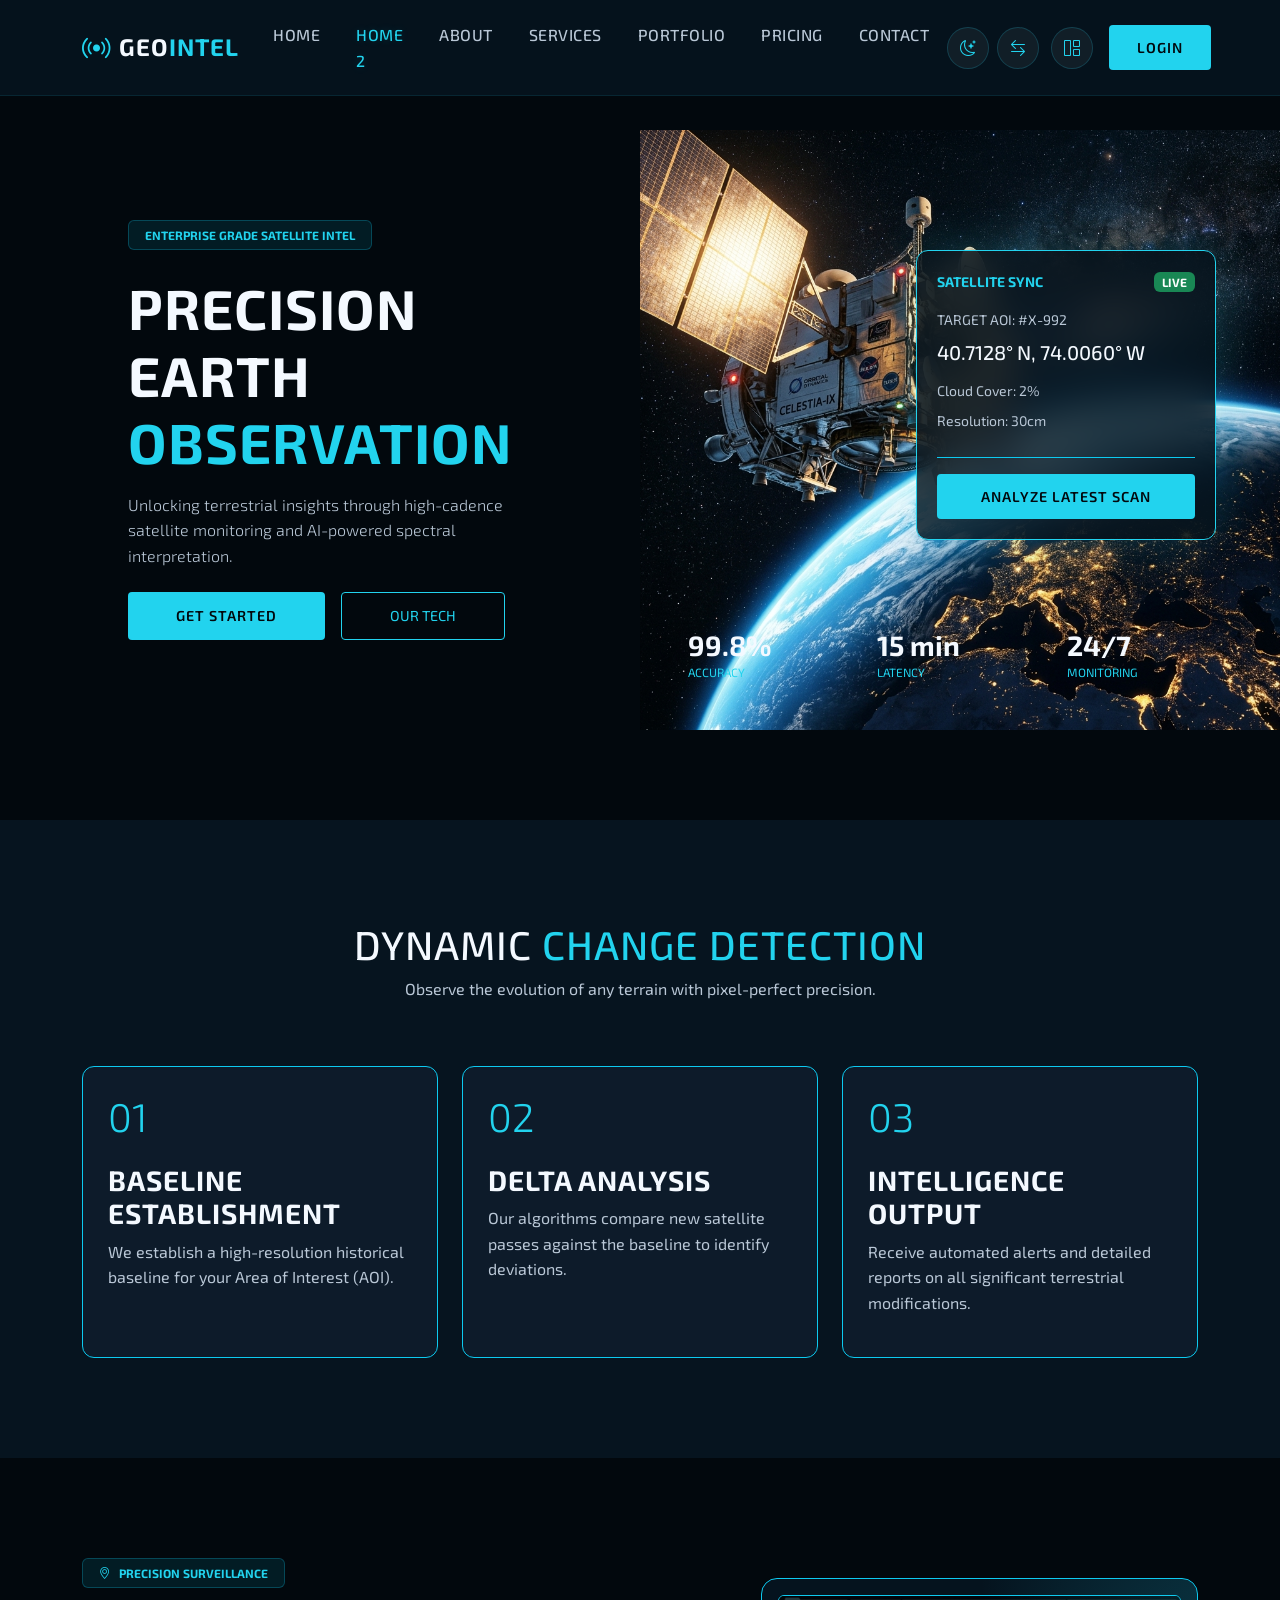
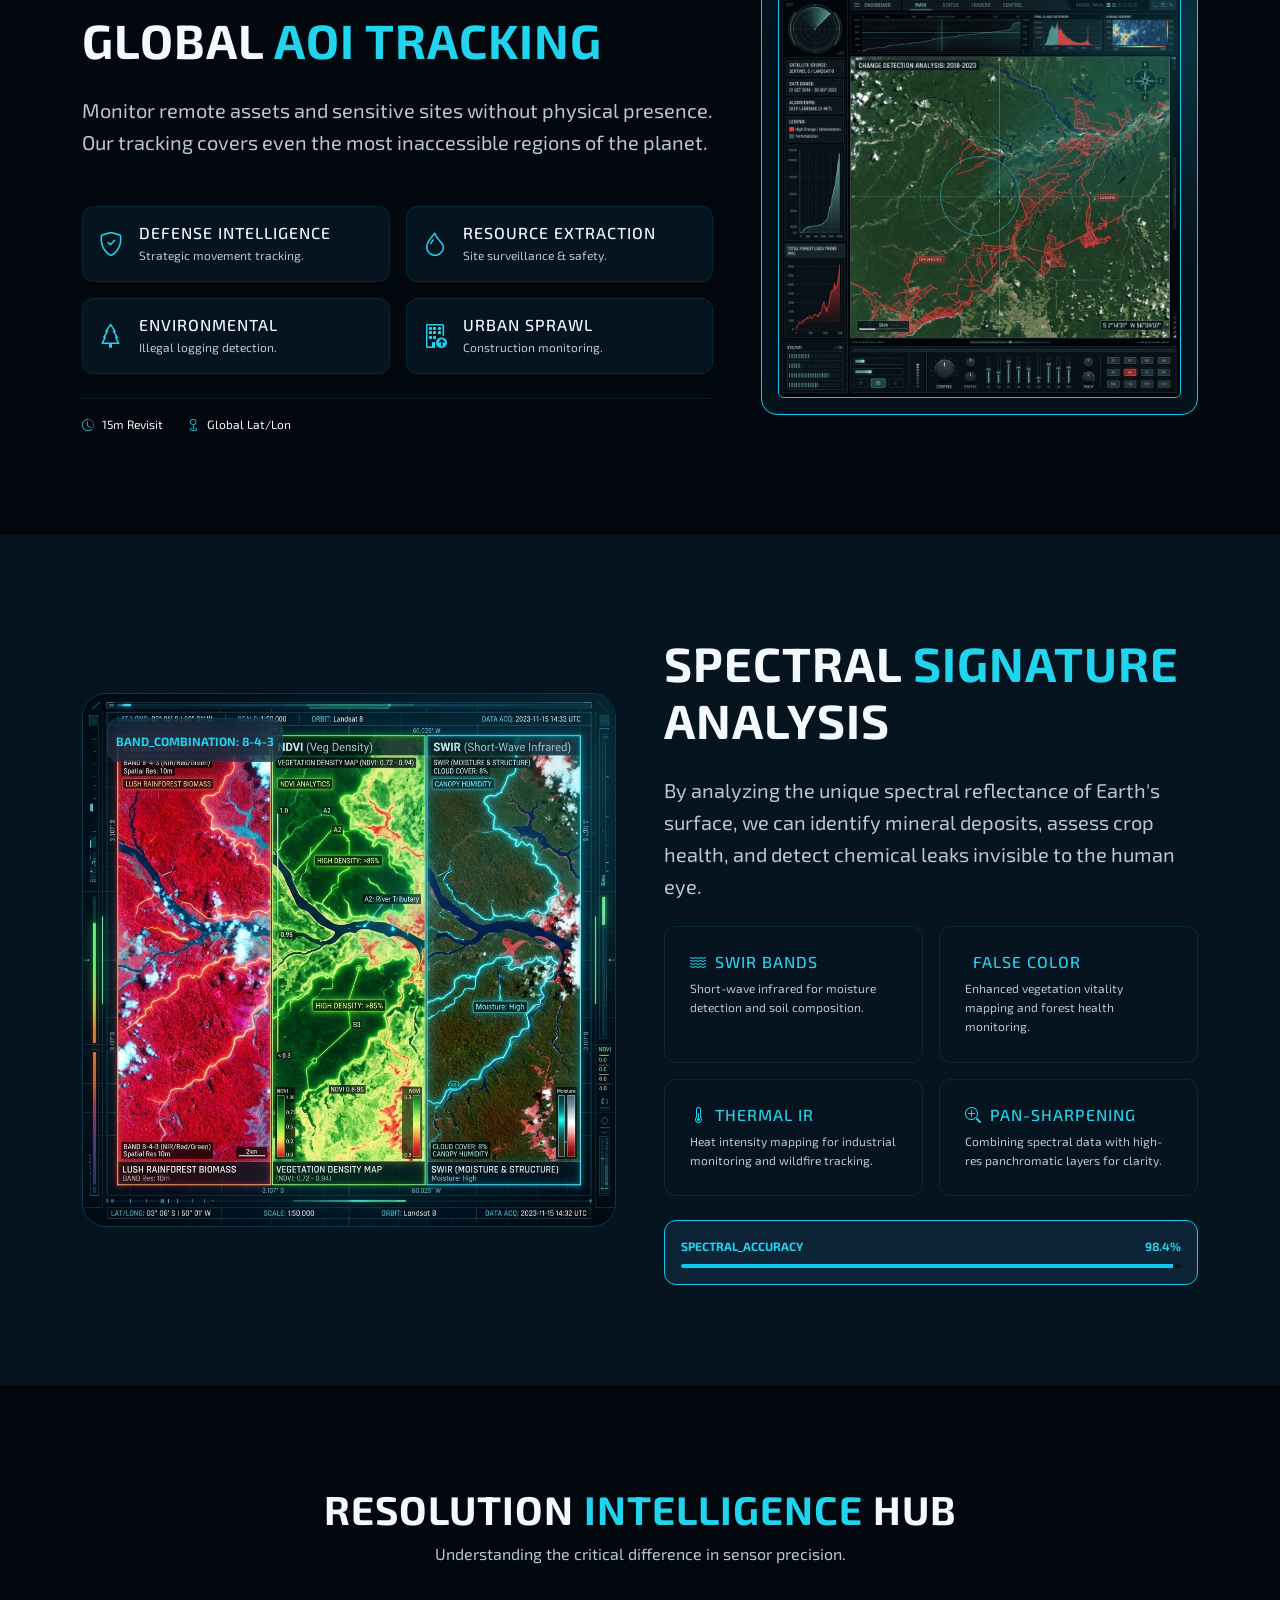
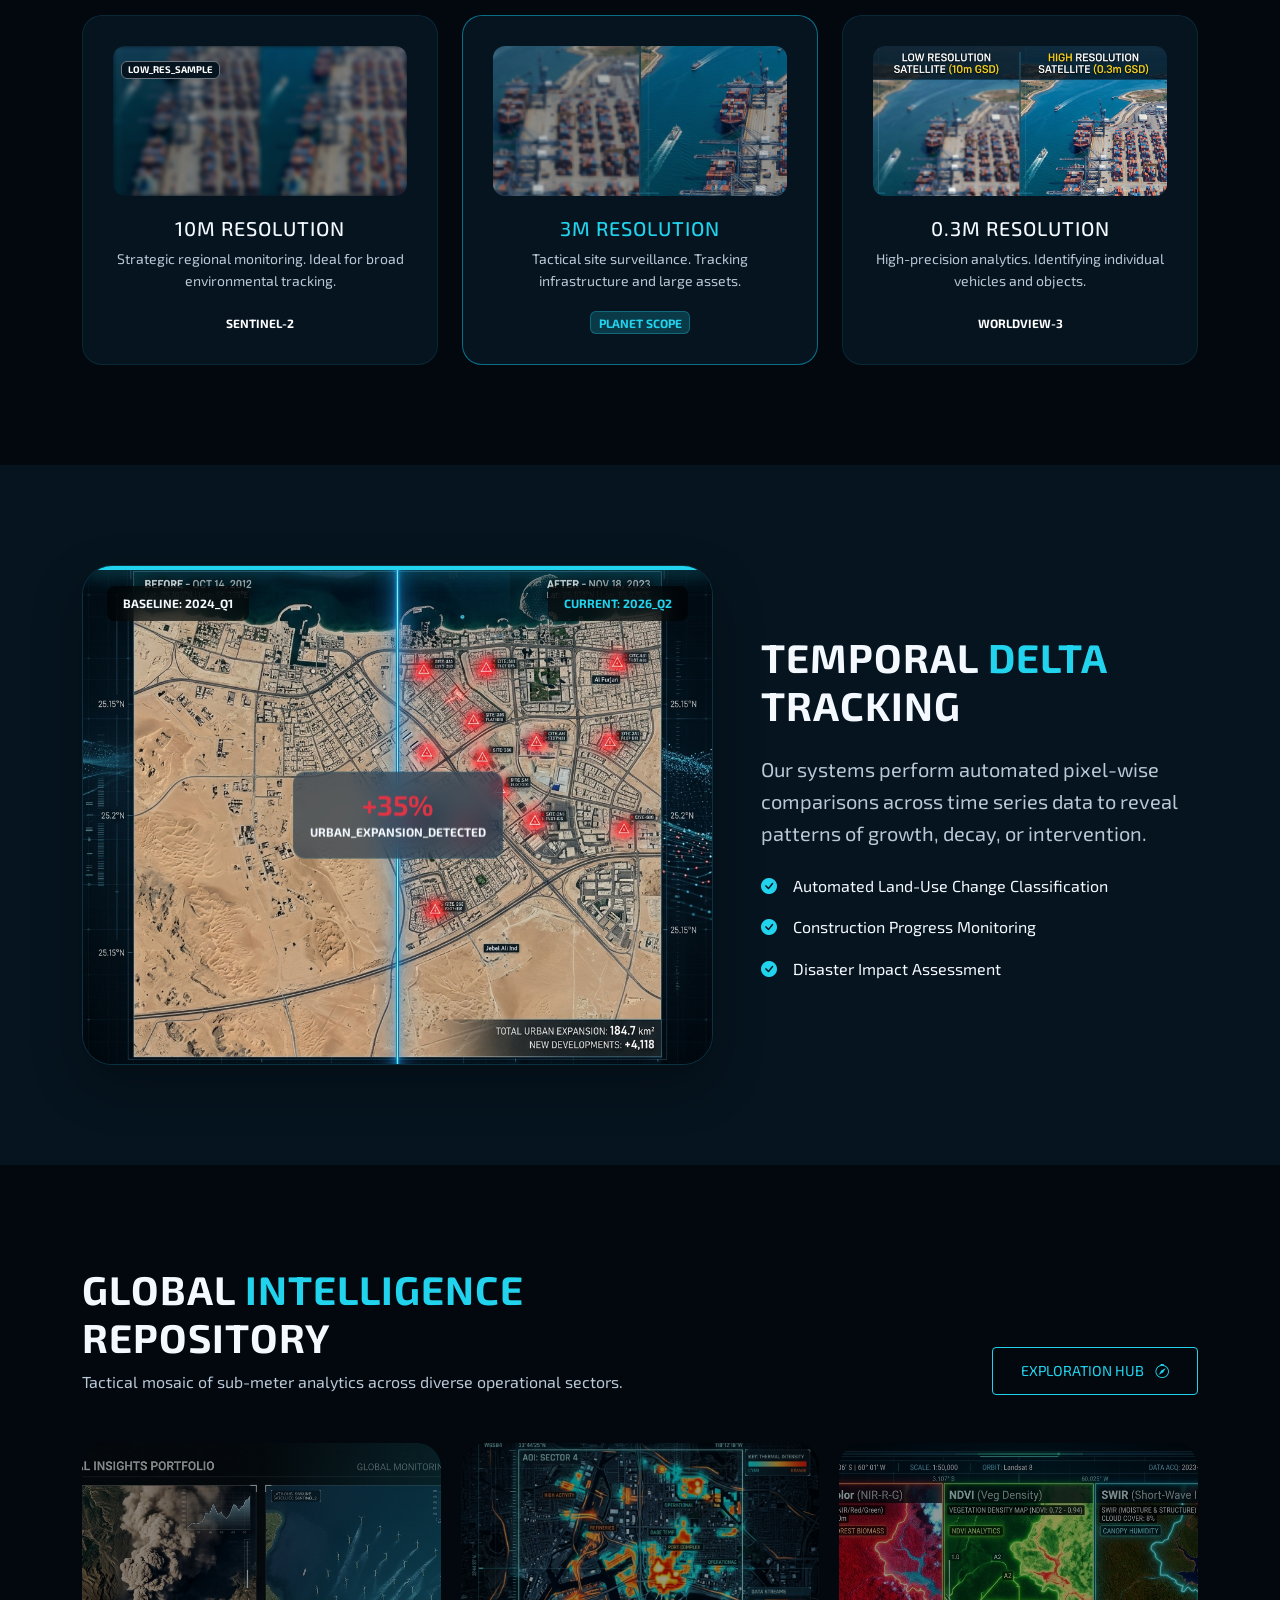
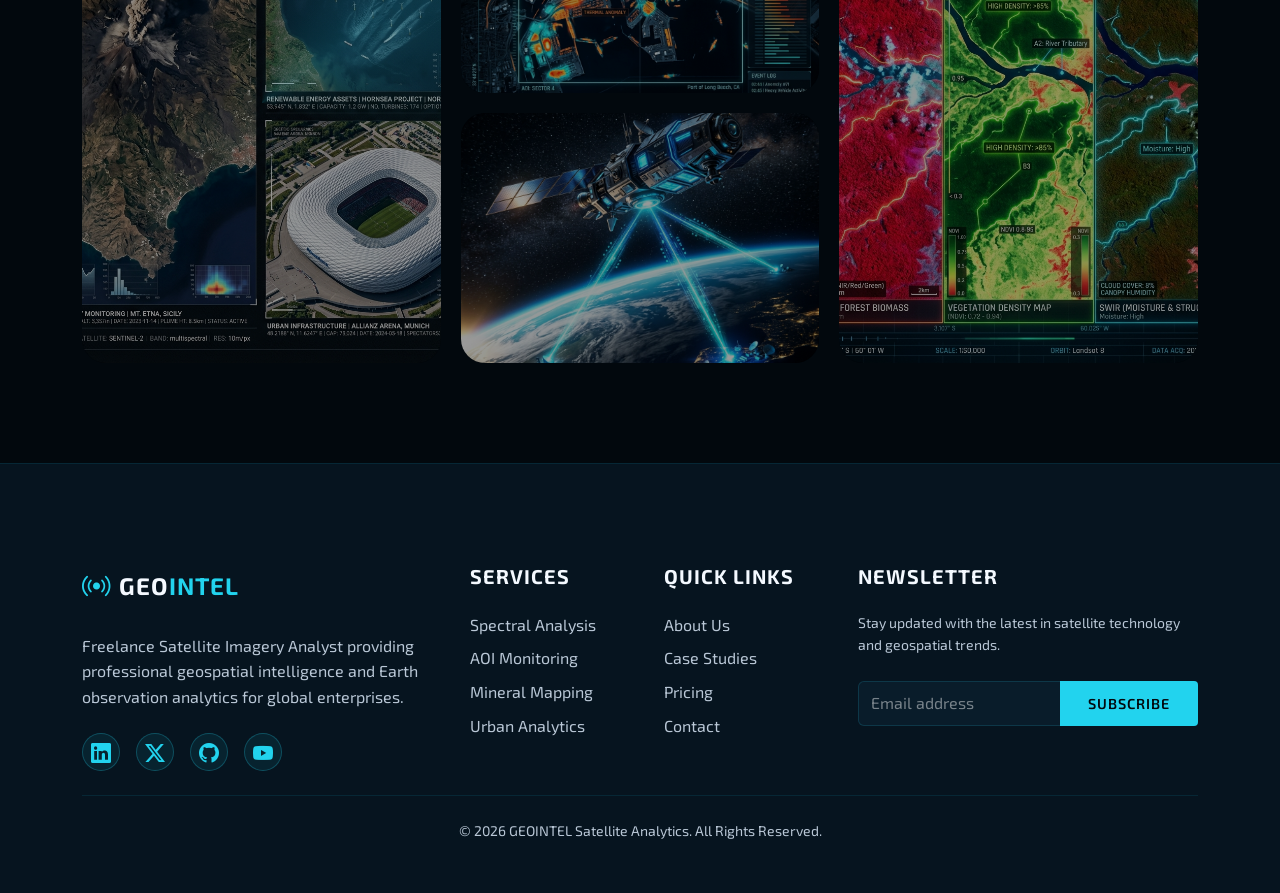
<file: home-2.html>
<!DOCTYPE html>
<html lang="en">
<head>
    <meta charset="UTF-8">
    <meta name="viewport" content="width=device-width, initial-scale=1.0">
    <title>Enterprise Intel | GEOINTEL Satellite Analytics</title>
    <link rel="icon" type="image/svg+xml" href="assets/images/favicon.svg">
    
    <!-- Fonts -->
    <link rel="preconnect" href="https://fonts.googleapis.com">
    <link rel="preconnect" href="https://fonts.gstatic.com" crossorigin>
    <link href="https://fonts.googleapis.com/css2?family=Exo+2:wght@300;400;600;700;800&display=swap" rel="stylesheet">
    
    <!-- Bootstrap 5 -->
    <link href="https://cdn.jsdelivr.net/npm/bootstrap@5.3.0/dist/css/bootstrap.min.css" rel="stylesheet">
    <link rel="stylesheet" href="https://cdn.jsdelivr.net/npm/bootstrap-icons@1.11.0/font/bootstrap-icons.css">
    
    <!-- Custom CSS -->
    <link rel="stylesheet" href="assets/css/style.css">
    
    <style>
        .split-hero {
            min-height: calc(100vh - 80px);
            display: flex;
            align-items: center;
            padding: 100px 0 60px;
        }
        .hero-left {
            padding: 0 10%;
        }
        .hero-right {
            background: url('assets/images/satellite.png') center/cover no-repeat !important;
            height: 100%;
            min-height: 600px; /* Ensure a minimum presence even if content is small */
            position: relative;
        }
        @media (max-width: 991px) {
            .split-hero {
                height: auto;
                flex-direction: column;
                padding: 40px 0;
            }
            .hero-right {
                height: 400px;
                width: 100%;
                order: -1;
                background: url('assets/images/satellite.png') center/cover !important;
            }
            .hero-left {
                padding: 40px 5%;
                text-align: center;
            }
            .hero-left .badge {
                margin-left: auto;
                margin-right: auto;
            }
        }
        @media (max-width: 1024px) {
            .split-hero {
                padding-top: 0 !important;
            }
        }
        .analytics-floating-pane {
            position: absolute;
            top: 20%;
            right: 10%;
            width: 300px;
            background: rgba(6, 20, 31, 0.8);
            backdrop-filter: blur(20px);
            border: 1px solid var(--aurora-cyan);
            border-radius: 12px;
            padding: 20px;
            box-shadow: 0 0 50px rgba(34, 211, 238, 0.2);
            animation: float 6s ease-in-out infinite;
        }
        @keyframes float {
            0%, 100% { transform: translateY(0); }
            50% { transform: translateY(-20px); }
        }
        @keyframes pulseRing {
            0% { transform: scale(0.5); opacity: 0; }
            50% { opacity: 0.5; }
            100% { transform: scale(1.5); opacity: 0; }
        }

        /* Home 2 Specialized Sections */
        .spectral-viz-container {
            position: relative;
            border-radius: 24px;
            overflow: hidden;
            border: 1px solid rgba(34, 211, 238, 0.2);
        }

        .spectral-viz-container img {
            transition: filter 0.5s ease, transform 0.8s cubic-bezier(0.2, 0, 0.2, 1);
        }

        .spectral-viz-container:hover img {
            filter: hue-rotate(180deg) saturate(1.5);
            transform: scale(1.05);
        }

        .res-comparison-card {
            background: var(--bg-secondary);
            border-radius: 20px;
            padding: 30px;
            border: 1px solid rgba(34, 211, 238, 0.1);
            transition: all 0.4s ease;
        }

        .res-comparison-card:hover {
            border-color: var(--aurora-cyan);
            box-shadow: 0 15px 40px rgba(34, 211, 238, 0.1);
        }

        .res-viz-wrapper {
            height: 150px;
            border-radius: 12px;
            overflow: hidden;
            margin-bottom: 20px;
        }

        .temporal-reveal-box {
            position: relative;
            border-radius: 30px;
            overflow: hidden;
            height: 500px;
        }

        .temporal-label {
            position: absolute;
            top: 20px;
            padding: 8px 16px;
            background: rgba(0,0,0,0.6);
            backdrop-filter: blur(10px);
            border-radius: 8px;
            font-size: 0.75rem;
            font-weight: 700;
            z-index: 5;
        }

        /* Redesigned Repository System */
        .repository-mosaic {
            display: grid;
            grid-template-columns: repeat(1, 1fr);
            gap: 20px;
        }

        @media (min-width: 992px) {
            .repository-mosaic {
                grid-template-columns: repeat(3, 1fr);
                grid-auto-rows: 250px;
            }
            .item-tall { grid-row: span 2; }
        }

        .repository-item {
            position: relative;
            border-radius: 24px;
            overflow: hidden;
            transition: all 0.5s cubic-bezier(0.4, 0, 0.2, 1);
            background: #000;
            min-height: 250px;
        }

        .repository-item img {
            width: 100%;
            height: 100%;
            object-fit: cover;
            opacity: 0.6;
            transition: all 0.6s ease;
        }

        .repository-item:hover {
            z-index: 10;
            box-shadow: 0 20px 40px rgba(34, 211, 238, 0.3);
        }

        .repository-item:hover img {
            opacity: 1;
            transform: scale(1.1);
        }

        .repository-meta {
            position: absolute;
            bottom: 0;
            left: 0;
            width: 100%;
            padding: 25px;
            background: linear-gradient(0deg, rgba(6, 20, 31, 0.95) 0%, transparent 100%);
            transform: translateY(10px);
            opacity: 0;
            transition: all 0.4s ease;
        }

        .repository-item:hover .repository-meta {
            transform: translateY(0);
            opacity: 1;
        }

        body.light-mode .repository-meta {
            background: linear-gradient(0deg, rgba(255, 255, 255, 0.95) 0%, transparent 100%);
        }
        body.light-mode .repository-meta .text-white {
            color: #1e293b !important;
        }

        /* Badge Visibility Fixes */
        body.light-mode .badge.bg-secondary {
            background-color: #f1f5f9 !important;
            color: #475569 !important;
            border: 1px solid #e2e8f0;
        }

        body.light-mode .badge.bg-info.bg-opacity-20 {
            background-color: rgba(8, 145, 178, 0.15) !important;
            color: #0891b2 !important;
            border: 1px solid rgba(8, 145, 178, 0.2);
        }

        /* Dark Mode High-Contrast Overrides */
        body:not(.light-mode) .badge.bg-info.bg-opacity-20 {
            background-color: rgba(34, 211, 238, 0.2) !important;
            color: #22d3ee !important;
            border: 1px solid rgba(34, 211, 238, 0.3);
        }

        /* Repository badge contrast fix: THERMAL + LOGISTICS */
        .repository-meta .badge.bg-danger.bg-opacity-20 {
            background-color: rgba(127, 29, 29, 0.85) !important;
            color: #fee2e2 !important;
            border: 1px solid rgba(248, 113, 113, 0.7) !important;
        }
        .repository-meta .badge.bg-warning.bg-opacity-20 {
            background-color: rgba(113, 63, 18, 0.88) !important;
            color: #fef08a !important;
            border: 1px solid rgba(250, 204, 21, 0.65) !important;
        }

        body.light-mode .repository-meta .badge.bg-danger.bg-opacity-20 {
            background-color: rgba(254, 226, 226, 0.95) !important;
            color: #991b1b !important;
            border: 1px solid rgba(220, 38, 38, 0.35) !important;
        }
        body.light-mode .repository-meta .badge.bg-warning.bg-opacity-20 {
            background-color: rgba(254, 249, 195, 0.96) !important;
            color: #854d0e !important;
            border: 1px solid rgba(202, 138, 4, 0.45) !important;
        }

        /* Force hero-right overlay text to stay white in light mode */
        body.light-mode .analytics-floating-pane .text-white,
        body.light-mode .hero-right .text-white {
            color: #ffffff !important;
        }
        body.light-mode .analytics-floating-pane .text-muted {
            color: rgba(255, 255, 255, 0.82) !important;
        }
        body.light-mode .res-comparison-card .badge.bg-dark {
            background-color: rgba(255, 255, 255, 0.9) !important;
            color: #000000 !important;
            border: 1px solid rgba(0, 0, 0, 0.2) !important;
        }
    </style>
</head>
<body class="bg-primary">

    <!-- Navigation -->
    <nav class="navbar navbar-expand-lg navbar-dark navbar-custom fixed-top">
        <div class="container">
            <a class="navbar-brand d-flex align-items-center" href="index.html">
                <i class="bi bi-broadcast text-info me-2 fs-3"></i>
                <span class="fw-bold">GEO<span class="text-info">INTEL</span></span>
            </a>
            <button class="navbar-toggler border-0" type="button" data-bs-toggle="collapse" data-bs-target="#navbarNav">
                <span class="navbar-toggler-icon"></span>
            </button>
            <div class="collapse navbar-collapse" id="navbarNav">
                <ul class="navbar-nav mx-auto">
                    <li class="nav-item"><a class="nav-link" href="index.html">Home</a></li>
                    <li class="nav-item"><a class="nav-link active" href="home-2.html">Home 2</a></li>
                    <li class="nav-item"><a class="nav-link" href="about.html">About</a></li>
                    <li class="nav-item"><a class="nav-link" href="services.html">Services</a></li>
                    <li class="nav-item"><a class="nav-link" href="portfolio.html">Portfolio</a></li>
                    <li class="nav-item"><a class="nav-link" href="pricing.html">Pricing</a></li>
                    <li class="nav-item"><a class="nav-link" href="contact.html">Contact</a></li>
                </ul>
                <div class="d-flex align-items-center gap-2 mt-3 mt-lg-0">
                    <button class="btn btn-icon-circle" id="themeToggle" title="Toggle Theme">
                        <i class="bi bi-moon-stars"></i>
                    </button>
                    <button class="btn btn-icon-circle" id="rtlToggle" title="Toggle RTL">
                        <i class="bi bi-arrow-left-right"></i>
                    </button>
                    <a href="dashboard.html" class="btn btn-icon-circle ms-1" title="Dashboard">
                        <i class="bi bi-grid-1x2"></i>
                    </a>
                    <a href="login.html" class="btn btn-geo ms-2">Login</a>
                </div>
            </div>
        </div>
    </nav>

    <!-- Split Hero Section -->
    <header class="split-hero overflow-hidden">
        <div class="container-fluid p-0 h-100">
            <div class="row g-0 h-100">
                <div class="col-lg-6 hero-left d-flex flex-column justify-content-center bg-primary position-relative">
                    <div class="scan-line"></div>
                    <div class="badge bg-info bg-opacity-10 text-info px-3 py-2 mb-4 d-inline-block border border-info border-opacity-25" style="width: fit-content;">
                        ENTERPRISE GRADE SATELLITE INTEL
                    </div>
                    <h1 class="display-4 fw-bold text-white mb-3">Precision Earth <br><span class="text-info">Observation</span></h1>
                    <p class="lead text-muted mb-4 fs-6">Unlocking terrestrial insights through high-cadence satellite monitoring and AI-powered spectral interpretation.</p>
                    <div class="d-flex gap-3">
                        <button class="btn btn-geo btn-lg px-5">Get Started</button>
                        <button class="btn btn-outline-geo btn-lg px-5">Our Tech</button>
                    </div>
                </div>
                <div class="col-lg-6 hero-right">
                    <div class="analytics-floating-pane">
                        <div class="d-flex justify-content-between align-items-center mb-3">
                            <span class="small fw-bold text-info">SATELLITE SYNC</span>
                            <span class="badge bg-success small">LIVE</span>
                        </div>
                        <div class="small text-muted mb-2">TARGET AOI: #X-992</div>
                        <div class="h5 text-white mb-3">40.7128° N, 74.0060° W</div>
                        <div class="mb-2 small text-muted">Cloud Cover: 2%</div>
                        <div class="mb-2 small text-muted">Resolution: 30cm</div>
                        <div class="mt-4 pt-3 border-top border-info border-opacity-20">
                            <button class="btn btn-sm btn-geo w-100">ANALYZE LATEST SCAN</button>
                        </div>
                    </div>
                    <div class="position-absolute bottom-0 start-0 p-5 w-100 bg-gradient-to-t from-primary to-transparent">
                        <div class="row g-4">
                            <div class="col-4">
                                <div class="h3 fw-bold text-white mb-0">99.8%</div>
                                <div class="smaller text-info">ACCURACY</div>
                            </div>
                            <div class="col-4">
                                <div class="h3 fw-bold text-white mb-0">15 min</div>
                                <div class="smaller text-info">LATENCY</div>
                            </div>
                            <div class="col-4">
                                <div class="h3 fw-bold text-white mb-0">24/7</div>
                                <div class="smaller text-info">MONITORING</div>
                            </div>
                        </div>
                    </div>
                </div>
            </div>
        </div>
    </header>

    <!-- Section 1: Change Detection Process -->
    <section class="section-padding bg-secondary bg-opacity-50">
        <div class="container">
            <div class="row mb-5 justify-content-center text-center">
                <div class="col-lg-8">
                    <h2 class="h1">Dynamic <span class="text-info">Change Detection</span></h2>
                    <p class="text-muted">Observe the evolution of any terrain with pixel-perfect precision.</p>
                </div>
            </div>
            <div class="row g-4">
                <div class="col-lg-4">
                    <div class="geo-card h-100 border-info border-opacity-20">
                        <div class="display-6 text-info mb-4">01</div>
                        <h3>Baseline Establishment</h3>
                        <p class="text-muted">We establish a high-resolution historical baseline for your Area of Interest (AOI).</p>
                    </div>
                </div>
                <div class="col-lg-4">
                    <div class="geo-card h-100 border-info border-opacity-20">
                        <div class="display-6 text-info mb-4">02</div>
                        <h3>Delta Analysis</h3>
                        <p class="text-muted">Our algorithms compare new satellite passes against the baseline to identify deviations.</p>
                    </div>
                </div>
                <div class="col-lg-4">
                    <div class="geo-card h-100 border-info border-opacity-20">
                        <div class="display-6 text-info mb-4">03</div>
                        <h3>Intelligence Output</h3>
                        <p class="text-muted">Receive automated alerts and detailed reports on all significant terrestrial modifications.</p>
                    </div>
                </div>
            </div>
        </div>
    </section>

    <!-- Section 2: AOI Tracking -->
    <section class="section-padding bg-primary bg-opacity-30">
        <div class="container">
            <div class="row align-items-center g-5">
                <div class="col-lg-7 mb-5 mb-lg-0">
                    <div class="badge bg-info bg-opacity-10 text-info px-3 py-2 mb-4 border border-info border-opacity-25">
                        <i class="bi bi-geo-alt me-2"></i>PRECISION SURVEILLANCE
                    </div>
                    <h2 class="display-5 fw-bold text-white mb-4">Global <span class="text-info">AOI Tracking</span></h2>
                    <p class="text-muted mb-5 fs-5">Monitor remote assets and sensitive sites without physical presence. Our tracking covers even the most inaccessible regions of the planet.</p>
                    
                    <div class="row g-3 mb-4">
                        <div class="col-md-6">
                            <div class="geo-card bg-secondary bg-opacity-50 hover-lift border-info border-opacity-10 p-3 h-100">
                                <div class="d-flex align-items-center gap-3">
                                    <i class="bi bi-shield-check text-info fs-4"></i>
                                    <div>
                                        <h5 class="h6 mb-1">Defense Intelligence</h5>
                                        <p class="smaller text-muted mb-0">Strategic movement tracking.</p>
                                    </div>
                                </div>
                            </div>
                        </div>
                        <div class="col-md-6">
                            <div class="geo-card bg-secondary bg-opacity-50 hover-lift border-info border-opacity-10 p-3 h-100">
                                <div class="d-flex align-items-center gap-3">
                                    <i class="bi bi-droplet text-info fs-4"></i>
                                    <div>
                                        <h5 class="h6 mb-1">Resource Extraction</h5>
                                        <p class="smaller text-muted mb-0">Site surveillance & safety.</p>
                                    </div>
                                </div>
                            </div>
                        </div>
                        <div class="col-md-6">
                            <div class="geo-card bg-secondary bg-opacity-50 hover-lift border-info border-opacity-10 p-3 h-100">
                                <div class="d-flex align-items-center gap-3">
                                    <i class="bi bi-tree text-info fs-4"></i>
                                    <div>
                                        <h5 class="h6 mb-1">Environmental</h5>
                                        <p class="smaller text-muted mb-0">Illegal logging detection.</p>
                                    </div>
                                </div>
                            </div>
                        </div>
                        <div class="col-md-6">
                            <div class="geo-card bg-secondary bg-opacity-50 hover-lift border-info border-opacity-10 p-3 h-100">
                                <div class="d-flex align-items-center gap-3">
                                    <i class="bi bi-building-up text-info fs-4"></i>
                                    <div>
                                        <h5 class="h6 mb-1">Urban Sprawl</h5>
                                        <p class="smaller text-muted mb-0">Construction monitoring.</p>
                                    </div>
                                </div>
                            </div>
                        </div>
                    </div>
                    
                    <div class="d-flex gap-4 pt-3 border-top border-info border-opacity-10">
                        <div class="smaller"><i class="bi bi-clock-history text-info me-2"></i>15m Revisit</div>
                        <div class="smaller"><i class="bi bi-geo text-info me-2"></i>Global Lat/Lon</div>
                    </div>
                </div>
                <div class="col-lg-5">
                    <div class="bg-dark rounded-4 p-3 border border-info border-opacity-20 position-relative radar-glow">
                        <img src="assets/images/tracking_viz.png" alt="Tracking Map" class="img-fluid rounded border border-info border-opacity-30 shadow-lg">
                        <div class="position-absolute top-50 start-50 translate-middle pointer-events-none" style="width: 80px; height: 80px; border: 1px solid var(--aurora-cyan); border-radius: 50%; opacity: 0.5;"></div>
                        <div class="position-absolute top-50 start-50 translate-middle pointer-events-none" style="width: 120px; height: 120px; border: 1px dashed var(--aurora-cyan); border-radius: 50%; opacity: 0.3; animation: spin 10s linear infinite;"></div>
                    </div>
                </div>
            </div>
        </div>
    </section>

    <!-- New Section 1: Spectral Signature Showcase -->
    <section class="section-padding bg-dark position-relative overflow-hidden">
        <div class="container">
            <div class="row align-items-center g-5">
                <div class="col-lg-6 order-2 order-lg-1">
                    <div class="spectral-viz-container radar-glow">
                        <img src="assets/images/spectral_viz.png" class="img-fluid" alt="Spectral Analysis">
                        <div class="position-absolute top-0 start-0 m-4 p-2 glass-panel">
                            <span class="smaller text-info fw-bold">BAND_COMBINATION: 8-4-3</span>
                        </div>
                    </div>
                </div>
                <div class="col-lg-6 order-1 order-lg-2">
                    <h2 class="display-5 fw-bold text-white mb-4">Spectral <span class="text-info">Signature</span> Analysis</h2>
                    <p class="text-muted fs-5 mb-4">By analyzing the unique spectral reflectance of Earth's surface, we can identify mineral deposits, assess crop health, and detect chemical leaks invisible to the human eye.</p>
                    
                    <div class="row g-3 mb-4">
                        <div class="col-sm-6">
                            <div class="geo-card bg-secondary bg-opacity-50 h-100">
                                <h4 class="h6 text-info"><i class="bi bi-water me-2"></i>SWIR Bands</h4>
                                <p class="smaller text-muted mb-0">Short-wave infrared for moisture detection and soil composition.</p>
                            </div>
                        </div>
                        <div class="col-sm-6">
                            <div class="geo-card bg-secondary bg-opacity-50 h-100">
                                <h4 class="h6 text-info"><i class="bi bi-leaf me-2"></i>False Color</h4>
                                <p class="smaller text-muted mb-0">Enhanced vegetation vitality mapping and forest health monitoring.</p>
                            </div>
                        </div>
                        <div class="col-sm-6">
                            <div class="geo-card bg-secondary bg-opacity-50 h-100">
                                <h4 class="h6 text-info"><i class="bi bi-thermometer-half me-2"></i>Thermal IR</h4>
                                <p class="smaller text-muted mb-0">Heat intensity mapping for industrial monitoring and wildfire tracking.</p>
                            </div>
                        </div>
                        <div class="col-sm-6">
                            <div class="geo-card bg-secondary bg-opacity-50 h-100">
                                <h4 class="h6 text-info"><i class="bi bi-zoom-in me-2"></i>Pan-Sharpening</h4>
                                <p class="smaller text-muted mb-0">Combining spectral data with high-res panchromatic layers for clarity.</p>
                            </div>
                        </div>
                    </div>

                    <div class="glass-panel p-3 border-info border-opacity-20">
                        <div class="d-flex justify-content-between align-items-center smaller text-info fw-bold mb-2">
                            <span>SPECTRAL_ACCURACY</span>
                            <span>98.4%</span>
                        </div>
                        <div class="progress bg-dark" style="height: 4px;">
                            <div class="progress-bar bg-info" style="width: 98.4%;"></div>
                        </div>
                    </div>
                </div>
            </div>
        </div>
    </section>

    <!-- New Section 2: Resolution Intelligence Hub -->
    <section class="section-padding">
        <div class="container">
            <div class="text-center mb-5">
                <h2 class="display-6 fw-bold">Resolution <span class="text-info">Intelligence</span> Hub</h2>
                <p class="text-muted">Understanding the critical difference in sensor precision.</p>
            </div>
            <div class="row g-4">
                <div class="col-lg-4">
                    <div class="res-comparison-card text-center">
                        <div class="res-viz-wrapper bg-dark position-relative">
                            <img src="assets/images/resolution_viz.png" class="img-fluid grayscale" style="filter: blur(2px) contrast(1.1); opacity: 0.6; object-fit: cover; width: 100%; height: 100%;" alt="10m">
                            <div class="position-absolute top-0 start-0 m-2">
                                <span class="badge bg-dark bg-opacity-75 smaller border border-secondary" style="font-size: 0.6rem;">LOW_RES_SAMPLE</span>
                            </div>
                        </div>
                        <h3 class="h5">10m Resolution</h3>
                        <p class="small text-muted">Strategic regional monitoring. Ideal for broad environmental tracking.</p>
                        <span class="badge bg-secondary">SENTINEL-2</span>
                    </div>
                </div>
                <div class="col-lg-4">
                    <div class="res-comparison-card text-center border-info border-opacity-50">
                        <div class="res-viz-wrapper bg-dark">
                            <img src="assets/images/resolution_viz.png" class="img-fluid opacity-75" style="transform: scale(1.5); object-fit: cover; width: 100%;" alt="3m">
                        </div>
                        <h3 class="h5 text-info">3m Resolution</h3>
                        <p class="small text-muted">Tactical site surveillance. Tracking infrastructure and large assets.</p>
                        <span class="badge bg-info bg-opacity-20 text-info">PLANET SCOPE</span>
                    </div>
                </div>
                <div class="col-lg-4">
                    <div class="res-comparison-card text-center">
                        <div class="res-viz-wrapper bg-dark">
                            <img src="assets/images/resolution_viz.png" class="img-fluid" style="object-fit: cover; width: 100%;" alt="0.3m">
                        </div>
                        <h3 class="h5">0.3m Resolution</h3>
                        <p class="small text-muted">High-precision analytics. Identifying individual vehicles and objects.</p>
                        <span class="badge bg-secondary">WORLDVIEW-3</span>
                    </div>
                </div>
            </div>
        </div>
    </section>

    <!-- New Section 3: Temporal Delta Tracker -->
    <section class="section-padding bg-secondary bg-opacity-30">
        <div class="container">
            <div class="row align-items-center g-5">
                <div class="col-lg-7">
                    <div class="temporal-reveal-box scan-box">
                        <img src="assets/images/temporal_viz.png" class="img-fluid h-100 w-100 object-fit-cover" alt="Temporal Change">
                        <div class="temporal-label start-0 ms-4 text-white">BASELINE: 2024_Q1</div>
                        <div class="temporal-label end-0 me-4 text-info">CURRENT: 2026_Q2</div>
                        <div class="position-absolute top-50 start-50 translate-middle text-center p-3 glass-panel animate-pulse-cyan">
                            <div class="h3 fw-bold text-danger mb-0">+35%</div>
                            <div class="smaller fw-bold">URBAN_EXPANSION_DETECTED</div>
                        </div>
                    </div>
                </div>
                <div class="col-lg-5">
                    <h2 class="display-6 fw-bold mb-4">Temporal <span class="text-info">Delta</span> Tracking</h2>
                    <p class="text-muted fs-5 mb-4">Our systems perform automated pixel-wise comparisons across time series data to reveal patterns of growth, decay, or intervention.</p>
                    <ul class="list-unstyled">
                        <li class="mb-3 d-flex align-items-center gap-3">
                            <i class="bi bi-check-circle-fill text-info"></i>
                            <span>Automated Land-Use Change Classification</span>
                        </li>
                        <li class="mb-3 d-flex align-items-center gap-3">
                            <i class="bi bi-check-circle-fill text-info"></i>
                            <span>Construction Progress Monitoring</span>
                        </li>
                        <li class="mb-3 d-flex align-items-center gap-3">
                            <i class="bi bi-check-circle-fill text-info"></i>
                            <span>Disaster Impact Assessment</span>
                        </li>
                    </ul>
                </div>
            </div>
        </div>
    </section>

    <!-- Redesigned Section 4: Global Intelligence Repository -->
    <section class="section-padding bg-primary">
        <div class="container">
            <div class="row justify-content-between align-items-end mb-5">
                <div class="col-lg-6">
                    <h2 class="display-6 fw-bold">Global <span class="text-info">Intelligence</span> Repository</h2>
                    <p class="text-muted mb-0">Tactical mosaic of sub-meter analytics across diverse operational sectors.</p>
                </div>
                <div class="col-lg-auto mt-4 mt-lg-0">
                    <a href="portfolio.html" class="btn btn-outline-geo">Exploration Hub <i class="bi bi-compass ms-2"></i></a>
                </div>
            </div>
            
            <div class="repository-mosaic">
                <div class="repository-item item-tall radar-glow">
                    <img src="assets/images/repository_viz.png" alt="SAR Monitor">
                    <div class="repository-meta">
                        <div class="badge bg-info mb-2">MARITIME</div>
                        <h4 class="h5 text-white">SAR Fleet Tracking</h4>
                        <p class="smaller text-muted mb-0">Synthetic Aperture Radar monitoring for vessel identification in zero-visibility conditions.</p>
                    </div>
                </div>
                <div class="repository-item">
                    <img src="assets/images/heatmap_viz.png" alt="Thermal Analysis">
                    <div class="repository-meta">
                        <div class="badge bg-danger bg-opacity-20 text-danger mb-2">THERMAL</div>
                        <h4 class="h5 text-white">Wildfire Frontier</h4>
                        <p class="smaller text-muted mb-0">Active fire perimeter mapping and heat intensity analytics.</p>
                    </div>
                </div>
                <div class="repository-item item-tall">
                    <img src="assets/images/spectral_viz.png" alt="Crop Health">
                    <div class="repository-meta">
                        <div class="badge bg-success bg-opacity-20 text-success mb-2">AGRI-INTEL</div>
                        <h4 class="h5 text-white">NDVI Precision Farming</h4>
                        <p class="smaller text-muted mb-0">High-cadence biomass monitoring for yield prediction models.</p>
                    </div>
                </div>
                <div class="repository-item">
                    <img src="assets/images/workflow_1.png" alt="Infrastructure">
                    <div class="repository-meta">
                        <div class="badge bg-warning bg-opacity-20 text-warning mb-2">LOGISTICS</div>
                        <h4 class="h5 text-white">Supply Chain Surveillance</h4>
                        <p class="smaller text-muted mb-0">Intermodal hub monitoring and container throughput analytics.</p>
                    </div>
                </div>
            </div>
        </div>
    </section>
    <footer class="footer section-padding bg-dark border-top border-info border-opacity-10 position-relative overflow-hidden">
        <div class="grid-bg position-absolute top-0 start-0 w-100 h-100 opacity-10"></div>
        <div class="container position-relative z-3">
            <div class="row g-5">
                <div class="col-lg-4">
                    <a class="navbar-brand d-flex align-items-center mb-4" href="#">
                        <i class="bi bi-broadcast text-info me-2 fs-3"></i>
                        <span class="fw-bold text-white">GEO<span class="text-info">INTEL</span></span>
                    </a>
                    <p class="text-muted">Freelance Satellite Imagery Analyst providing professional geospatial intelligence and Earth observation analytics for global enterprises.</p>
                    <div class="d-flex gap-2 mt-4 justify-content-lg-start justify-content-center">
                        <a href="#" class="text-info fs-5 hover-glow"><i class="bi bi-linkedin"></i></a>
                        <a href="#" class="text-info fs-5 hover-glow ms-2"><i class="bi bi-twitter-x"></i></a>
                        <a href="#" class="text-info fs-5 hover-glow ms-2"><i class="bi bi-github"></i></a>
                        <a href="#" class="text-info fs-5 hover-glow ms-2"><i class="bi bi-youtube"></i></a>
                    </div>
                </div>
                <div class="col-md-4 col-lg-2">
                    <h5 class="mb-4">Services</h5>
                    <ul class="list-unstyled">
                        <li class="mb-2"><a href="services.html" class="text-muted text-decoration-none">Spectral Analysis</a></li>
                        <li class="mb-2"><a href="services.html" class="text-muted text-decoration-none">AOI Monitoring</a></li>
                        <li class="mb-2"><a href="services.html" class="text-muted text-decoration-none">Mineral Mapping</a></li>
                        <li class="mb-2"><a href="services.html" class="text-muted text-decoration-none">Urban Analytics</a></li>
                    </ul>
                </div>
                <div class="col-md-4 col-lg-2">
                    <h5 class="mb-4">Quick Links</h5>
                    <ul class="list-unstyled">
                        <li class="mb-2"><a href="about.html" class="text-muted text-decoration-none">About Us</a></li>
                        <li class="mb-2"><a href="portfolio.html" class="text-muted text-decoration-none">Case Studies</a></li>
                        <li class="mb-2"><a href="pricing.html" class="text-muted text-decoration-none">Pricing</a></li>
                        <li class="nav-item"><a href="contact.html" class="text-muted text-decoration-none">Contact</a></li>
                    </ul>
                </div>
                <div class="col-md-4 col-lg-4">
                    <h5 class="mb-4">Newsletter</h5>
                    <p class="text-muted small">Stay updated with the latest in satellite technology and geospatial trends.</p>
                    <form class="mt-4">
                        <div class="input-group">
                            <input type="email" class="form-control bg-secondary border-0 text-white" placeholder="Email address">
                            <button class="btn btn-geo" type="button">Subscribe</button>
                        </div>
                    </form>
                </div>
            </div>
            <div class="mt-4 pt-4 border-top border-info border-opacity-10 text-center">
                <p class="text-muted small mb-0">&copy; 2026 GEOINTEL Satellite Analytics. All Rights Reserved.</p>
            </div>
        </div>
    </footer>

    <!-- Back to Top -->
    <button class="btn btn-icon-circle position-fixed bottom-0 end-0 m-4 z-3 d-none shadow-lg" id="backToTop" title="Back to Top">
        <i class="bi bi-arrow-up"></i>
    </button>

    <!-- Bootstrap JS -->
    <script src="https://cdn.jsdelivr.net/npm/bootstrap@5.3.0/dist/js/bootstrap.bundle.min.js"></script>
    <script src="assets/js/main.js"></script>
</body>
</html>
</file>
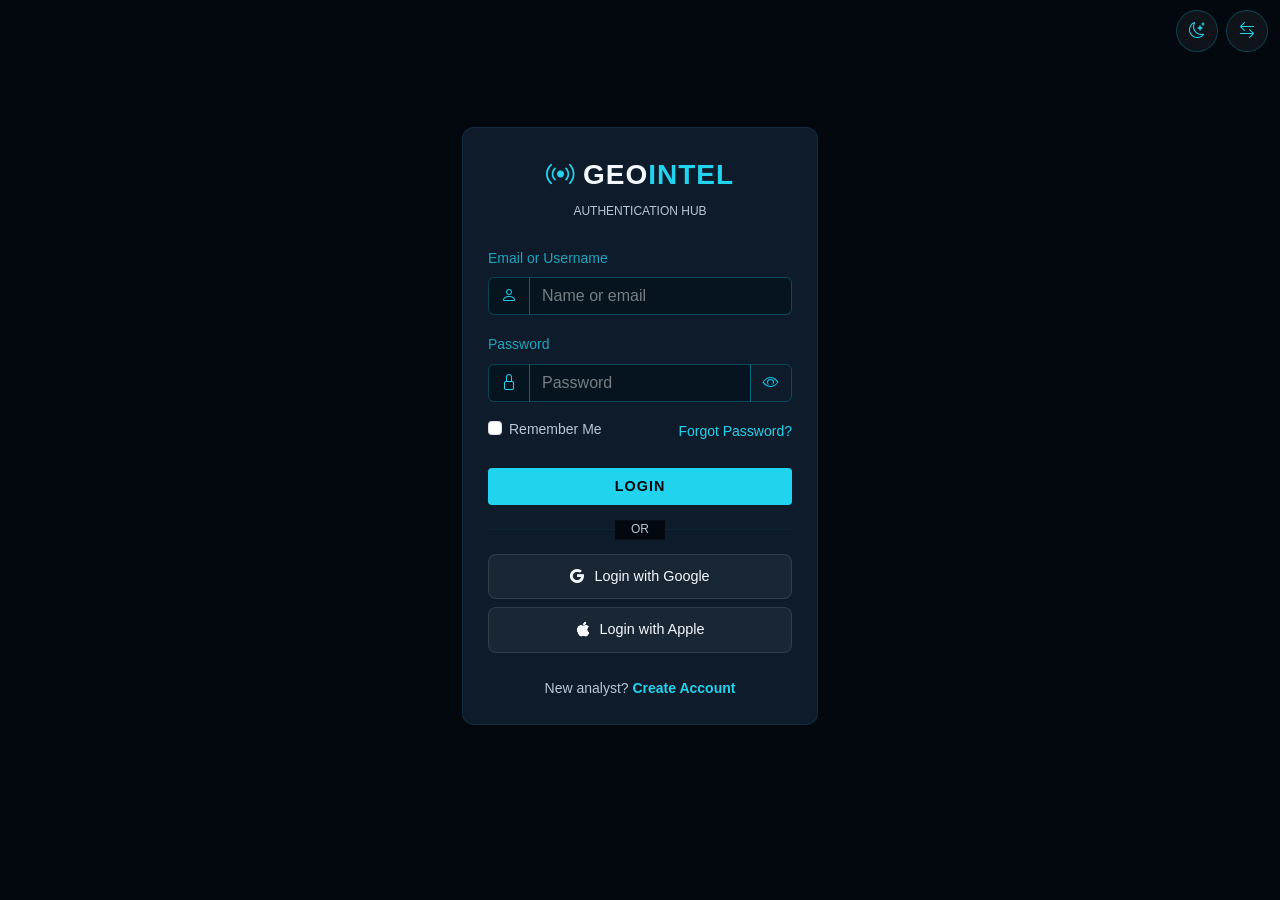
<file: login.html>
<!DOCTYPE html>
<html lang="en" class="auth-root">
<head>
    <meta charset="UTF-8">
    <meta name="viewport" content="width=device-width, initial-scale=1.0">
    <title>Login | GEOINTEL Analytics</title>
    <link rel="icon" type="image/svg+xml" href="assets/images/favicon.svg">
    
    <!-- Bootstrap 5 -->
    <link href="https://cdn.jsdelivr.net/npm/bootstrap@5.3.0/dist/css/bootstrap.min.css" rel="stylesheet">
    <link rel="stylesheet" href="https://cdn.jsdelivr.net/npm/bootstrap-icons@1.11.0/font/bootstrap-icons.css">
    
    <!-- Custom CSS -->
    <link rel="stylesheet" href="assets/css/style.css">
</head>
<body class="auth-page bg-primary grid-bg d-flex align-items-center justify-content-center" style="min-height: 100vh;">

    <!-- Top Right Controls -->
    <div class="auth-top-controls position-absolute top-0 end-0 m-3 d-flex gap-2 z-3">
        <button class="btn btn-icon-circle border-info border-opacity-25" id="themeToggle" title="Toggle Theme">
            <i class="bi bi-moon-stars text-info"></i>
        </button>
        <button class="btn btn-icon-circle border-info border-opacity-25" id="rtlToggle" title="Toggle RTL">
            <i class="bi bi-arrow-left-right text-info"></i>
        </button>
    </div>

    <div class="container pt-4 pt-lg-0">
        <div class="row justify-content-center">
            <div class="col-md-8 col-lg-4">
                <div class="geo-card border-info border-opacity-10 shadow-2xl mt-3 mt-lg-0">
                    <div class="text-center mb-4">
                        <a class="navbar-brand d-inline-flex align-items-center fs-3" href="index.html">
                            <i class="bi bi-broadcast text-info me-2"></i>
                            <span class="fw-bold text-white">GEO<span class="text-info">INTEL</span></span>
                        </a>
                        <div class="smaller text-muted mt-1 tracking-widest text-uppercase">Authentication Hub</div>
                    </div>
                    
                    <form action="dashboard.html">
                        <div class="mb-3">
                            <label class="form-label small text-info opacity-75">Email or Username</label>
                            <div class="input-group">
                                <span class="input-group-text bg-dark border-info border-opacity-25 text-info"><i class="bi bi-person"></i></span>
                                <input type="text" class="form-control bg-dark border-info border-opacity-25 text-white" placeholder="Name or email" required>
                            </div>
                        </div>
                        <div class="mb-3">
                            <label class="form-label small text-info opacity-75">Password</label>
                            <div class="input-group">
                                <span class="input-group-text bg-dark border-info border-opacity-25 text-info"><i class="bi bi-lock"></i></span>
                                <input type="password" class="form-control bg-dark border-info border-opacity-25 text-white" id="passwordInput" placeholder="Password" required>
                                <button class="btn btn-outline-info border-info border-opacity-25" type="button" onclick="togglePassword()">
                                    <i class="bi bi-eye" id="toggleIcon"></i>
                                </button>
                            </div>
                        </div>
                        
                        <div class="auth-options-row d-flex justify-content-between align-items-center mb-4">
                            <div class="form-check small text-muted">
                                <input class="form-check-input" type="checkbox" id="rememberMe">
                                <label class="form-check-label" for="rememberMe">Remember Me</label>
                            </div>
                            <a href="#" class="small text-info text-decoration-none hover-glow">Forgot Password?</a>
                        </div>

                        <button type="submit" class="auth-submit-btn btn btn-geo w-100 py-2 fw-bold">Login</button>
                        
                        <div class="text-center my-4 position-relative">
                            <hr class="border-info border-opacity-25">
                            <span class="position-absolute top-50 start-50 translate-middle bg-primary px-3 smaller text-muted" id="or-separator">OR</span>
                        </div>

                        <div class="d-grid gap-2">
                            <a href="#" class="btn-social">
                                <i class="bi bi-google"></i> Login with Google
                            </a>
                            <a href="#" class="btn-social">
                                <i class="bi bi-apple"></i> Login with Apple
                            </a>
                        </div>
                    </form>
                    
                    <div class="mt-4 text-center small text-muted">
                        New analyst? <a href="register.html" class="text-info text-decoration-none hover-glow fw-bold">Create Account</a>
                    </div>
                </div>
            </div>
        </div>
    </div>

    <script src="https://cdn.jsdelivr.net/npm/bootstrap@5.3.0/dist/js/bootstrap.bundle.min.js"></script>
    <script>
        function togglePassword() {
            const input = document.getElementById('passwordInput');
            const icon = document.getElementById('toggleIcon');
            if (input.type === 'password') {
                input.type = 'text';
                icon.classList.replace('bi-eye', 'bi-eye-slash');
            } else {
                input.type = 'password';
                icon.classList.replace('bi-eye-slash', 'bi-eye');
            }
        }
    </script>
    <script src="assets/js/main.js"></script>
</body>
</html>
</file>
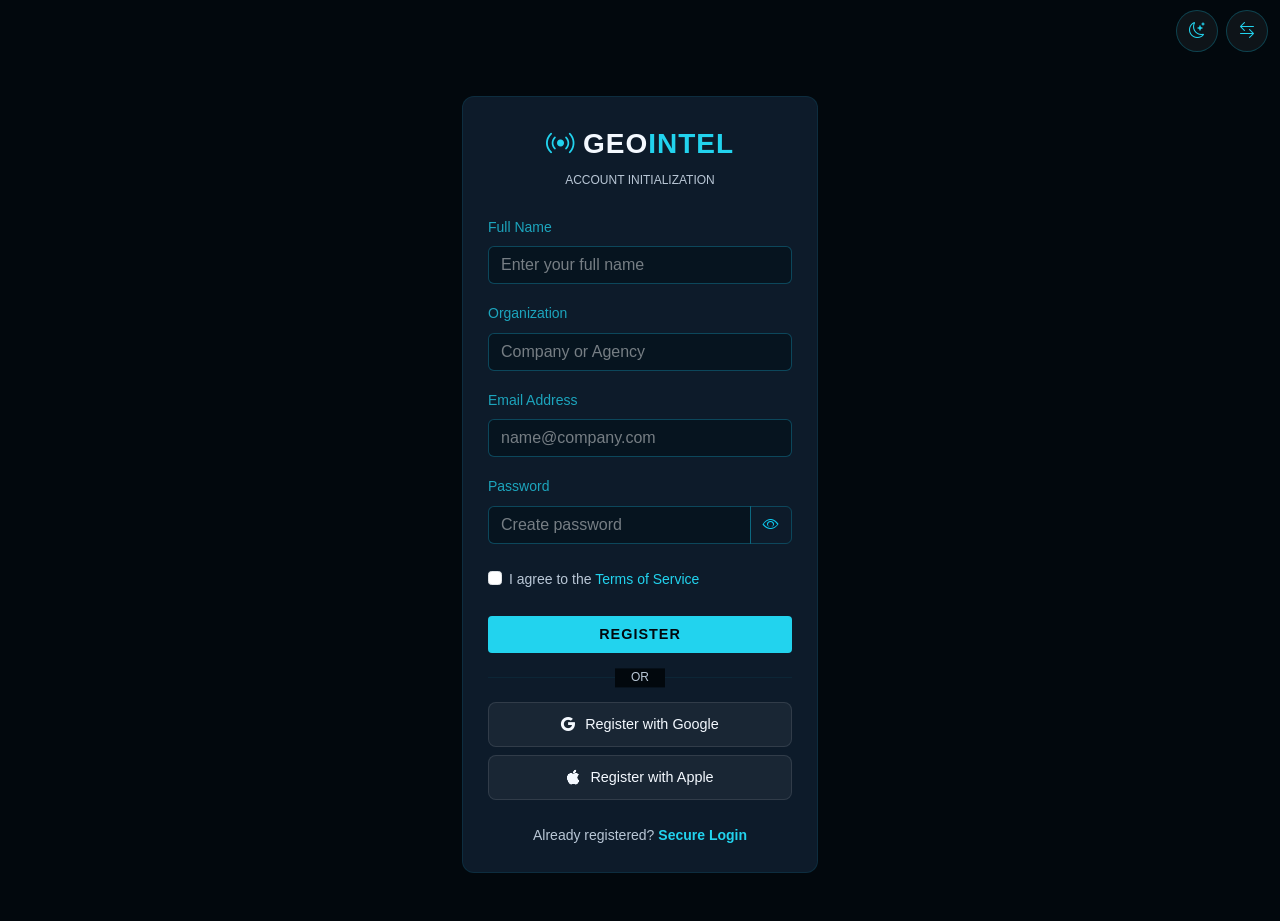
<file: register.html>
<!DOCTYPE html>
<html lang="en" class="auth-root">
<head>
    <meta charset="UTF-8">
    <meta name="viewport" content="width=device-width, initial-scale=1.0">
    <title>Create Account | GEOINTEL Analytics</title>
    <link rel="icon" type="image/svg+xml" href="assets/images/favicon.svg">
    
    <!-- Bootstrap 5 -->
    <link href="https://cdn.jsdelivr.net/npm/bootstrap@5.3.0/dist/css/bootstrap.min.css" rel="stylesheet">
    <link rel="stylesheet" href="https://cdn.jsdelivr.net/npm/bootstrap-icons@1.11.0/font/bootstrap-icons.css">
    
    <!-- Custom CSS -->
    <link rel="stylesheet" href="assets/css/style.css">
</head>
<body class="auth-page bg-primary grid-bg d-flex align-items-center justify-content-center" style="min-height: 100vh;">

    <!-- Top Right Controls -->
    <div class="auth-top-controls position-absolute top-0 end-0 m-3 d-flex gap-2 z-3">
        <button class="btn btn-icon-circle border-info border-opacity-25" id="themeToggle" title="Toggle Theme">
            <i class="bi bi-moon-stars text-info"></i>
        </button>
        <button class="btn btn-icon-circle border-info border-opacity-25" id="rtlToggle" title="Toggle RTL">
            <i class="bi bi-arrow-left-right text-info"></i>
        </button>
    </div>

    <div class="container py-5">
        <div class="row justify-content-center">
            <div class="col-md-8 col-lg-4">
                <div class="geo-card border-info border-opacity-10 shadow-2xl mt-5">
                    <div class="text-center mb-4">
                        <a class="navbar-brand d-inline-flex align-items-center fs-3" href="index.html">
                            <i class="bi bi-broadcast text-info me-2"></i>
                            <span class="fw-bold text-white">GEO<span class="text-info">INTEL</span></span>
                        </a>
                        <div class="smaller text-muted mt-1 tracking-widest text-uppercase">Account Initialization</div>
                    </div>
                    
                    <form action="dashboard.html">
                        <div class="mb-3">
                            <label class="form-label small text-info opacity-75">Full Name</label>
                            <input type="text" class="form-control bg-dark border-info border-opacity-25 text-white" placeholder="Enter your full name" required>
                        </div>
                        <div class="mb-3">
                            <label class="form-label small text-info opacity-75">Organization</label>
                            <input type="text" class="form-control bg-dark border-info border-opacity-25 text-white" placeholder="Company or Agency">
                        </div>
                        <div class="mb-3">
                            <label class="form-label small text-info opacity-75">Email Address</label>
                            <input type="email" class="form-control bg-dark border-info border-opacity-25 text-white" placeholder="name@company.com" required>
                        </div>
                        <div class="mb-4">
                            <label class="form-label small text-info opacity-75">Password</label>
                            <div class="input-group">
                                <input type="password" class="form-control bg-dark border-info border-opacity-25 text-white" id="passwordInput" placeholder="Create password" required>
                                <button class="btn btn-outline-info border-info border-opacity-25" type="button" onclick="togglePassword()">
                                    <i class="bi bi-eye" id="toggleIcon"></i>
                                </button>
                            </div>
                        </div>
                        <div class="form-check mb-4 small text-muted">
                            <input class="form-check-input" type="checkbox" id="terms" required>
                            <label class="form-check-label" for="terms">
                                I agree to the <a href="#" class="text-info text-decoration-none hover-glow">Terms of Service</a>
                            </label>
                        </div>
                        <button type="submit" class="auth-submit-btn btn btn-geo w-100 py-2 fw-bold">Register</button>

                        <div class="text-center my-4 position-relative">
                            <hr class="border-info border-opacity-25">
                            <span class="position-absolute top-50 start-50 translate-middle bg-primary px-3 smaller text-muted" id="or-separator">OR</span>
                        </div>

                        <div class="d-grid gap-2">
                            <a href="#" class="btn-social">
                                <i class="bi bi-google"></i> Register with Google
                            </a>
                            <a href="#" class="btn-social">
                                <i class="bi bi-apple"></i> Register with Apple
                            </a>
                        </div>
                    </form>
                    
                    <div class="mt-4 text-center small text-muted">
                        Already registered? <a href="login.html" class="text-info text-decoration-none hover-glow fw-bold">Secure Login</a>
                    </div>
                </div>
            </div>
        </div>
    </div>

    <script src="https://cdn.jsdelivr.net/npm/bootstrap@5.3.0/dist/js/bootstrap.bundle.min.js"></script>
    <script>
        function togglePassword() {
            const input = document.getElementById('passwordInput');
            const icon = document.getElementById('toggleIcon');
            if (input.type === 'password') {
                input.type = 'text';
                icon.classList.replace('bi-eye', 'bi-eye-slash');
            } else {
                input.type = 'password';
                icon.classList.replace('bi-eye-slash', 'bi-eye');
            }
        }
    </script>
    <script src="assets/js/main.js"></script>
</body>
</html>
</file>
<file: assets/css/style.css>
/* 
    ==================================================
    DESIGN SYSTEM: SATELLITE INTELLIGENCE
    ==================================================
*/

:root {
    --bg-primary: #02080d;
    --bg-secondary: #06141f;
    --card-bg: #0d1b2a;
    --deep-teal: #0f766e;
    --aurora-cyan: #22d3ee;
    --satellite-lime: #84cc16;
    --atmospheric-blue: #38bdf8;
    --earth-sand: #c2a878;
    --text-primary: #f4f9ff;
    --text-muted: #b9c7d6;
    --success: #65a30d;
    --warning: #facc15;
    --danger: #ef4444;
    --grid-glow: rgba(34, 211, 238, 0.16);
    --font-heading: 'Exo 2', sans-serif;
    --font-body: 'Exo 2', sans-serif;
    --transition: all 0.3s cubic-bezier(0.4, 0, 0.2, 1);
}

body.light-mode {
    --bg-primary: #f4f9ff;
    --bg-secondary: #e2e8f0;
    --card-bg: #ffffff;
    --text-primary: #0d2233;
    --text-muted: #475569;
    --text-contrast: #06141f;
    --grid-glow: rgba(15, 118, 110, 0.1);
}

html, body {
    background-color: var(--bg-primary);
    color: var(--text-primary);
    font-family: var(--font-body);
    overflow-x: hidden;
    line-height: 1.6;
    min-height: 100vh;
    
    transition: background-color 0.4s ease, color 0.4s ease;
}

@media (max-width: 1024px) {
    html, body {
        padding-top: 30px !important;
    }
}

section {
    background-color: var(--bg-primary);
}

/* Global Text Colors */
p, .lead {
    color: var(--text-muted);
}

.text-muted {
    color: var(--text-muted) !important;
}

.text-white {
    color: var(--text-contrast) !important;
}

footer a.text-muted {
    color: var(--text-muted) !important;
    transition: var(--transition);
}

footer a.text-muted:hover {
    color: var(--aurora-cyan) !important;
}

.smaller {
    font-size: 0.75rem;
}

.text-info {
    color: var(--aurora-cyan) !important;
}

.text-success {
    color: var(--satellite-lime) !important;
}

.text-warning {
    color: var(--warning) !important;
}

/* Theme-Aware Background & Text Overrides */
.bg-primary {
    background-color: var(--bg-primary) !important;
}

.bg-secondary {
    background-color: var(--bg-secondary) !important;
}

.bg-dark {
    background-color: var(--bg-secondary) !important; /* Standardize dark backgrounds to secondary theme color */
}

body.light-mode .bg-primary {
    background-color: var(--bg-primary) !important;
}

body.light-mode .bg-secondary {
    background-color: #f1f5f9 !important;
}

body.light-mode .bg-dark {
    background-color: #e2e8f0 !important;
}

body.light-mode .text-white {
    color: var(--text-contrast) !important;
}

body.light-mode .text-muted {
    color: var(--text-muted) !important;
}

body.light-mode .geo-card {
    background-color: var(--card-bg) !important;
    border-color: rgba(15, 118, 110, 0.1) !important;
    box-shadow: 0 4px 12px rgba(0,0,0,0.05) !important;
}

/* Neutralize opacity in light mode for large layout elements, but preserve for small tinted components */
body.light-mode .bg-opacity-50, 
body.light-mode .bg-opacity-30, 
body.light-mode .bg-opacity-10:not(.badge):not(.alert) {
    --bs-bg-opacity: 1 !important;
}

body.light-mode .badge.bg-opacity-10,
body.light-mode .alert.bg-opacity-10 {
    --bs-bg-opacity: 0.15 !important;
}

body.light-mode .text-info {
    color: #0284c7 !important;
}

body.light-mode .glass-panel {
    background: rgba(255, 255, 255, 0.9) !important;
    border-color: rgba(15, 118, 110, 0.2) !important;
}

body.light-mode .navbar-custom {
    background: rgba(244, 249, 255, 0.9);
    border-color: rgba(15, 118, 110, 0.1);
}

body.light-mode .dashboard-sidebar {
    background: #f8fafc;
    border-color: #e2e8f0;
}

body.light-mode .dashboard-nav-link {
    color: #64748b;
}

body.light-mode .dashboard-nav-link:hover, 
body.light-mode .dashboard-nav-link.active {
    background: #f1f5f9;
    color: var(--deep-teal);
}

body.light-mode .form-control {
    background-color: #ffffff !important;
    border-color: #cbd5e1 !important;
    color: #0f172a !important;
}

.form-control::placeholder {
    color: rgba(255, 255, 255, 0.45) !important;
}

body.light-mode .form-control::placeholder {
    color: rgba(0, 0, 0, 0.4) !important;
}

body.light-mode .form-control::placeholder {
    color: #94a3b8 !important;
}

body.light-mode .btn-geo {
    color: #ffffff;
}

body.light-mode .nav-link {
    color: #475569 !important;
}

body.light-mode .nav-link:hover, body.light-mode .nav-link.active {
    color: var(--deep-teal) !important;
}

body.light-mode .dropdown-menu {
    background-color: #ffffff !important;
    border-color: #e2e8f0 !important;
}

body.light-mode .dropdown-item {
    color: #475569 !important;
}

body.light-mode .dropdown-item:hover {
    background-color: #f1f5f9 !important;
    color: var(--deep-teal) !important;
}

/* Dashboard List Items & Tables */
body.light-mode .list-group-item {
    background-color: #ffffff !important;
    color: #475569 !important;
    border-color: #e2e8f0 !important;
}

body.light-mode .list-group-item-action:hover {
    background-color: #f8fafc !important;
}

body.light-mode .table {
    color: #0f172a !important;
    border-color: #e2e8f0 !important;
}

body.light-mode .table-dark {
    background-color: #ffffff !important;
}

body.light-mode .table thead th {
    background-color: #f8fafc !important;
    color: #0f172a !important;
}

/* Force Dark Bootstrap Components to Light Mode */
body.light-mode .navbar-dark .navbar-toggler-icon {
    filter: invert(1);
}

body.light-mode .dropdown-menu-dark {
    background-color: #ffffff !important;
    color: #0f172a !important;
    border-color: #e2e8f0 !important;
}

body.light-mode .dropdown-menu-dark .dropdown-item {
    color: #475569 !important;
}

body.light-mode .dropdown-menu-dark .dropdown-item:hover {
    background-color: #f1f5f9 !important;
    color: var(--deep-teal) !important;
}

body.light-mode .footer {
    background-color: #f8fafc !important;
    border-color: #e2e8f0 !important;
}

body.light-mode .hero-section {
    background-color: var(--bg-primary) !important;
}

h1, h2, h3, h4, h5, h6 {
    font-family: var(--font-heading);
    font-weight: 700;
    letter-spacing: 1px;
    text-transform: uppercase;
}

.navbar-brand {
    font-family: var(--font-heading);
    font-size: 1.5rem;
    letter-spacing: 1px;
    color: var(--text-contrast) !important;
    text-decoration: none;
}

body.light-mode .navbar-brand,
body.light-mode .navbar-brand span:not(.text-info) {
    color: #000000 !important;
}

/* ==================================================
   LAYOUT UTILITIES
   ================================================== */

.section-padding {
    padding: 100px 0;
    background-color: var(--bg-primary); /* Ensure sections inherit theme background */
}

footer.section-padding {
    padding-bottom: 50px;
}

@media (max-width: 768px) {
    .section-padding {
        padding: 60px 0;
    }
}

.glass-panel {
    background: rgba(19, 45, 70, 0.6);
    backdrop-filter: blur(12px);
    border: 1px solid rgba(34, 211, 238, 0.1);
    border-radius: 12px;
}

/* ==================================================
   ANIMATIONS
   ================================================== */

@keyframes radar-sweep {
    0% { transform: rotate(0deg); }
    100% { transform: rotate(360deg); }
}

.radar-glow {
    position: relative;
    overflow: hidden;
}

.radar-glow::after {
    content: '';
    position: absolute;
    top: -50%;
    left: -50%;
    width: 200%;
    height: 200%;
    background: conic-gradient(from 0deg, transparent, var(--grid-glow), transparent 30%);
    animation: radar-sweep 6s linear infinite;
    pointer-events: none;
}

.hover-glow:hover {
    color: var(--aurora-cyan) !important;
    text-decoration: underline !important;
}

/* Footer Social Icon Highlight */
.footer a.hover-glow {
    display: inline-flex;
    align-items: center;
    justify-content: center;
    width: 38px;
    height: 38px;
    border-radius: 50%;
    border: 1px solid rgba(34, 211, 238, 0.25);
    background: rgba(34, 211, 238, 0.08);
    transition: var(--transition);
}

.footer a.hover-glow:hover {
    color: var(--bg-secondary) !important;
    background: var(--aurora-cyan);
    border-color: var(--aurora-cyan);
    text-decoration: none !important;
    box-shadow: 0 0 0 4px rgba(34, 211, 238, 0.2);
    transform: translateY(-2px);
}

body.light-mode .footer a.hover-glow:hover {
    color: #ffffff !important;
}

/* Social Buttons */
.btn-social {
    background: rgba(255, 255, 255, 0.05);
    border: 1px solid rgba(255, 255, 255, 0.1);
    color: var(--text-primary);
    transition: var(--transition);
    display: flex;
    align-items: center;
    justify-content: center;
    gap: 10px;
    padding: 10px;
    border-radius: 8px;
    text-decoration: none !important;
    font-size: 0.9rem;
}

.btn-social:hover {
    background: rgba(255, 255, 255, 0.1);
    border-color: var(--aurora-cyan);
    color: var(--aurora-cyan);
}

body.light-mode .btn-social {
    background: #f1f5f9;
    border-color: #e2e8f0;
    color: #475569;
}

body.light-mode .btn-social:hover {
    background: #e2e8f0;
    border-color: var(--deep-teal);
    color: var(--deep-teal);
}

/* ==================================================
   COMPONENTS
   ================================================== */

/* Navbar */
.navbar-custom {
    background: rgba(6, 20, 31, 0.9) !important;
    backdrop-filter: blur(20px);
    border-bottom: 1px solid rgba(34, 211, 238, 0.1);
    padding: 12px 0;
    transition: var(--transition);
}

body.light-mode .navbar-custom {
    background: rgba(255, 255, 255, 0.95) !important;
    border-bottom: 1px solid rgba(71, 85, 105, 0.1);
}

.navbar-custom.scrolled {
    padding: 10px 0;
    background: var(--bg-primary);
    box-shadow: 0 4px 20px rgba(0,0,0,0.4);
}

.nav-link {
    color: var(--text-muted) !important;
    font-family: var(--font-heading);
    font-size: 1rem;
    font-weight: 500;
    padding: 10px 18px !important;
    transition: var(--transition);
    text-transform: uppercase;
    letter-spacing: 0.5px;
}

.nav-link:hover, .nav-link.active {
    color: var(--aurora-cyan) !important;
    text-shadow: 0 0 8px var(--grid-glow);
}

body.light-mode .nav-link:hover,
body.light-mode .nav-link.active {
    font-weight: 700 !important;
    color: #0ea5e9 !important;
}

/* Cards */
.geo-card {
    background: var(--card-bg);
    border: 1px solid rgba(34, 211, 238, 0.1);
    border-radius: 12px;
    padding: 25px;
    transition: var(--transition);
    position: relative;
    overflow: hidden;
}

.geo-card:hover {
    transform: translateY(-5px);
    border-color: var(--aurora-cyan);
    box-shadow: 0 10px 30px rgba(0,0,0,0.3), 0 0 15px var(--grid-glow);
}

.service-card-img {
    height: 220px;
    width: 100%;
    object-fit: cover;
}

/* Accordion Visibility Fixes */
.accordion-button {
    color: white !important;
    background-color: transparent !important;
}

.accordion-button:not(.collapsed) {
    color: var(--aurora-cyan) !important;
    box-shadow: none !important;
}

.accordion-button::after {
    filter: invert(1) brightness(2);
}

.accordion-item {
    background-color: transparent !important;
}

/* Buttons */
.btn-geo {
    background: var(--aurora-cyan);
    color: var(--bg-primary);
    font-family: var(--font-heading);
    font-weight: 600;
    padding: 12px 28px;
    border-radius: 4px;
    border: none;
    transition: var(--transition);
    text-transform: uppercase;
    font-size: 0.9rem;
    letter-spacing: 1px;
}

.btn-geo:hover {
    background: var(--atmospheric-blue);
    color: white;
    box-shadow: 0 0 20px var(--grid-glow);
}

.btn-outline-geo {
    background: transparent;
    border: 1px solid var(--aurora-cyan);
    color: var(--aurora-cyan);
    font-family: var(--font-heading);
    padding: 12px 28px;
    border-radius: 4px;
    transition: var(--transition);
    text-transform: uppercase;
    font-size: 0.9rem;
}

.btn-outline-geo:hover {
    background: var(--aurora-cyan);
    color: var(--bg-primary);
}

/* Footer specific styles */
.footer .form-control {
    background: rgba(13, 34, 51, 0.6) !important;
    border: 1px solid rgba(34, 211, 238, 0.15) !important;
    color: white !important;
}

.footer .form-control::placeholder {
    color: rgba(185, 199, 214, 0.5);
}

.footer .form-control:focus {
    background: rgba(13, 34, 51, 0.9) !important;
    border-color: var(--aurora-cyan) !important;
    box-shadow: 0 0 15px var(--grid-glow);
}

body.light-mode .footer .form-control {
    background: #ffffff !important;
    border: 1px solid #e2e8f0 !important;
    color: #0f172a !important;
}

/* Navbar Utility Buttons */
.btn-icon-circle {
    width: 42px;
    height: 42px;
    border-radius: 50%;
    display: flex;
    align-items: center;
    justify-content: center;
    background: rgba(255, 255, 255, 0.05);
    border: 1px solid rgba(34, 211, 238, 0.2);
    color: var(--aurora-cyan);
    transition: var(--transition);
    padding: 0;
}

.btn-icon-circle:hover {
    background: rgba(34, 211, 238, 0.2);
    border-color: var(--aurora-cyan);
    color: #ffffff !important;
    transform: translateY(-2px);
    box-shadow: 0 0 15px rgba(34, 211, 238, 0.4);
}

body.light-mode .btn-icon-circle {
    background: #f1f5f9;
    border-color: #e2e8f0;
    color: var(--deep-teal);
}

body.light-mode .btn-icon-circle:hover {
    background: var(--aurora-cyan);
    border-color: var(--aurora-cyan);
    color: #000000 !important;
}

/* Dashboard Sidebar */
.dashboard-sidebar {
    width: 280px;
    background: var(--bg-secondary);
    border-right: 1px solid var(--grid-glow);
    height: 100vh;
    position: fixed;
    transition: var(--transition);
    z-index: 1100;
}

.dashboard-content {
    margin-left: 280px;
    padding: 40px;
    min-height: 100vh;
}

/* Auth pages (login/signup): allow scrolling */
html.auth-root,
body.auth-page {
    margin: 0;
    width: 100%;
    height: auto !important;
    min-height: 100vh;
    overflow-x: hidden;
    overflow-y: auto !important;
    overscroll-behavior: auto;
}

html.auth-root body.auth-page {
    min-height: 100vh !important;
    box-sizing: border-box;
    display: flex !important;
    flex-direction: column;
}

/* Ensure content is centered if it fits, but scrollable if it doesn't */
html.auth-root body.auth-page > .container {
    margin: auto;
    padding-top: 3rem;
    padding-bottom: 3rem;
}


/* Lightly expand auth card width at 1024px */
@media (min-width: 992px) and (max-width: 1200px) {
    .auth-page .col-lg-4 {
        flex: 0 0 auto;
        width: 40%;
    }
}


html.auth-root body.auth-page .auth-top-controls {
    top: calc(env(safe-area-inset-top) + 10px) !important;
    right: 12px !important;
    margin: 0 !important;
}

/* Dashboard report row/link interactions */
.report-link {
    position: relative;
    display: inline-flex;
    align-items: center;
    gap: 0.25rem;
    transition: color 0.2s ease;
}

.report-link::after {
    content: '';
    position: absolute;
    left: 0;
    bottom: -2px;
    width: 100%;
    height: 1px;
    background: currentColor;
    transform: scaleX(0);
    transform-origin: left;
    transition: transform 0.2s ease;
}

.report-link:hover::after,
.report-link:focus-visible::after {
    transform: scaleX(1);
}

@media (max-width: 992px) {
    .dashboard-sidebar {
        transform: translateX(-100%);
    }
    .dashboard-sidebar.active {
        transform: translateX(0);
    }
    .dashboard-content {
        margin-left: 0;
        padding: 20px;
    }

    .report-meta-row {
        width: 100%;
        justify-content: space-between !important;
        align-items: center;
        text-align: initial !important;
    }

    .report-meta-row .report-period {
        text-align: left !important;
        margin-right: auto !important;
    }

    .report-meta-row .report-link {
        text-align: right !important;
        margin-left: auto !important;
        margin-right: 0 !important;
        justify-content: flex-end;
    }
}

/* Grid Background - Removed as requested */
.grid-bg {
    background: none !important;
}

/* Workflow Card System */
.workflow-card {
    position: relative;
    overflow: hidden;
    border-radius: 15px;
    background: var(--bg-secondary);
    border: 1px solid var(--grid-glow);
    transition: all 0.4s cubic-bezier(0.4, 0, 0.2, 1);
    box-shadow: 0 4px 20px rgba(0, 0, 0, 0.2);
}

.workflow-card:hover {
    transform: translateY(-10px);
    border-color: var(--aurora-cyan);
    box-shadow: 0 10px 30px rgba(34, 211, 238, 0.2);
}

.workflow-image-wrapper {
    position: relative;
    height: 180px;
    overflow: hidden;
}

.workflow-image-wrapper img {
    width: 100%;
    height: 100%;
    object-fit: cover;
    transition: transform 0.6s cubic-bezier(0.4, 0, 0.2, 1);
}

.workflow-card:hover .workflow-image-wrapper img {
    transform: scale(1.1);
}

.workflow-step {
    position: absolute;
    top: 15px;
    right: 15px;
    width: 35px;
    height: 35px;
    background: var(--aurora-cyan);
    color: var(--bg-primary);
    border-radius: 50%;
    display: flex;
    align-items: center;
    justify-content: center;
    font-weight: 700;
    font-size: 0.85rem;
    z-index: 10;
    box-shadow: 0 0 15px var(--grid-glow);
}

.workflow-content {
    padding: 20px 25px 25px;
}

body.light-mode .workflow-card {
    background: #ffffff;
    border-color: rgba(0,0,0,0.05);
    box-shadow: 0 4px 15px rgba(0,0,0,0.05);
}

body.light-mode .workflow-card:hover {
    border-color: var(--aurora-cyan);
    box-shadow: 0 10px 30px rgba(34, 211, 238, 0.1);
}

body.light-mode .workflow-step {
    background: #0891b2;
    color: #ffffff;
}

/* Constellation Section System */
.constellation-section {
    position: relative;
    overflow: hidden;
    padding: 100px 0;
    background: linear-gradient(180deg, var(--bg-primary) 0%, #0b1a26 100%);
}

body.light-mode .constellation-section {
    background: #f8fafc;
}

.scan-box {
    position: relative;
    border-radius: 24px;
    overflow: hidden;
    border: 1px solid var(--grid-glow);
    box-shadow: 0 20px 50px rgba(0,0,0,0.3);
}

.scan-box::after {
    content: '';
    position: absolute;
    top: 0;
    left: 0;
    width: 100%;
    height: 4px;
    background: var(--aurora-cyan);
    box-shadow: 0 0 20px var(--aurora-cyan);
    animation: scanLine 4s ease-in-out infinite;
    z-index: 2;
}

@keyframes scanLine {
    0% { top: 0; opacity: 0; }
    5% { opacity: 1; }
    95% { opacity: 1; }
    100% { top: 100%; opacity: 0; }
}

.stat-card {
    background: rgba(34, 211, 238, 0.05);
    border: 1px solid rgba(34, 211, 238, 0.1);
    border-radius: 16px;
    padding: 20px;
    transition: all 0.3s ease;
}

.stat-card:hover {
    background: rgba(34, 211, 238, 0.08);
    transform: translateX(10px);
}

body.light-mode .stat-card {
    background: #ffffff;
    border-color: #e2e8f0;
    box-shadow: 0 4px 12px rgba(0,0,0,0.05);
}

.stat-pulse {
    width: 10px;
    height: 10px;
    background: var(--aurora-cyan);
    border-radius: 50%;
    position: relative;
}

.stat-pulse::before {
    content: '';
    position: absolute;
    top: -5px;
    left: -5px;
    right: -5px;
    bottom: -5px;
    border: 2px solid var(--aurora-cyan);
    border-radius: 50%;
    animation: pulseRing 1.5s ease-out infinite;
}

@keyframes pulseRing {
    0% { transform: scale(0.5); opacity: 0; }
    50% { opacity: 0.5; }
    100% { transform: scale(1.5); opacity: 0; }
}

/* About Page Unique Sections */
.pipeline-container {
    position: relative;
    padding-left: 50px;
    border-left: 2px dashed rgba(34, 211, 238, 0.2);
}

.pipeline-step {
    position: relative;
    padding-bottom: 40px;
}

.pipeline-step::before {
    content: '';
    position: absolute;
    left: -61px;
    top: 0;
    width: 20px;
    height: 20px;
    background: var(--bg-primary);
    border: 3px solid var(--aurora-cyan);
    border-radius: 50%;
    z-index: 2;
    box-shadow: 0 0 15px var(--grid-glow);
}

body.light-mode .pipeline-step::before {
    background: #ffffff;
}

.footprint-container {
    perspective: 1000px;
}

.footprint-map-frame {
    transform: rotateY(-15deg) rotateX(5deg);
    transition: all 0.6s cubic-bezier(0.4, 0, 0.2, 1);
    box-shadow: -20px 20px 50px rgba(0,0,0,0.5);
    background: #000;
}

.footprint-map-frame:hover {
    transform: rotateY(0deg) rotateX(0deg);
    box-shadow: 0 10px 30px rgba(34, 211, 238, 0.2);
}

.hotspot {
    position: absolute;
    width: 12px;
    height: 12px;
    background: var(--aurora-cyan);
    border-radius: 50%;
    animation: hotspotPulse 2s infinite;
    z-index: 5;
}


/* ==================================================
   RESPONSIVE ALIGNMENT FIXES
   ================================================== */

@media (max-width: 991px) {
    section, .section-padding {
        text-align: center !important;
    }

    /* Global Centering Rule (Targeted) */
    .d-flex:not(.navbar-nav):not(.dashboard-header-fixed *):not(.sidebar-brand *):not(li) {
        justify-content: center !important;
    }

    /* EXEMPTIONS FROM GLOBAL CENTERING - MUST COME AFTER GLOBAL RULE */
    .navbar-collapse .d-flex, 
    .dashboard-header-fixed > .d-flex,
    .sidebar-brand.d-flex {
        justify-content: space-between !important;
        text-align: inherit !important;
    }

    .dashboard-header-fixed .d-flex .d-flex {
        justify-content: flex-start !important;
        width: auto !important;
    }

    /* Ensure utility icons in collapsed menu are centered but not distorted */
    .navbar-collapse .d-flex.align-items-center.gap-2 {
        justify-content: center !important;
        width: 100%;
        margin-top: 1rem;
    }

    /* Prevent global .btn auto margins from breaking centered navbar action row */
    .navbar-collapse .btn,
    .navbar-collapse .badge {
        margin-left: 0 !important;
        margin-right: 0 !important;
        width: auto !important;
    }

    /* Prevent icon squashing */
    .btn-icon-circle {
        flex-shrink: 0 !important;
        aspect-ratio: 1/1 !important;
    }

    /* Center Headings and Lead Text */
    h1, h2, h3, h4, h5, h6, .lead, p {
        margin-left: auto !important;
        margin-right: auto !important;
    }

    /* Center Buttons and Badges */
    .btn, .badge {
        margin-left: auto !important;
        margin-right: auto !important;
        display: inline-flex !important;
        width: fit-content !important;
    }

    /* Center Lists while maintaining icon alignment */
    ul.list-unstyled:not(.navbar-nav), .pipeline-container, .faq-accordion {
        display: inline-block !important;
        text-align: left !important;
        margin: 0 auto !important;
        width: auto !important;
        max-width: 100% !important;
    }

    ul.list-unstyled:not(.navbar-nav) li {
        justify-content: flex-start !important;
        text-align: left !important;
        display: flex !important;
        align-items: center !important;
    }

    /* Image Centering */
    .img-fluid, .footprint-map-frame, .hero-visual, .geo-card {
        margin-left: auto !important;
        margin-right: auto !important;
    }

    .row.g-5 > div {
        margin-bottom: 2rem;
    }

    /* Fix for tick lists */
    .bi-check-circle-fill, .bi-check-lg {
        margin-right: 0.75rem !important;
    }

    .d-flex.align-items-start {
        text-align: left !important;
        max-width: 450px;
        margin-left: auto !important;
        margin-right: auto !important;
    }

    /* Auth pages: reduce top empty space while keeping clear gap from top-right controls */
    html.auth-root body.auth-page {
        min-height: 100dvh !important;
        height: 100dvh;
        align-items: center !important;
        padding-top: 72px;
        padding-bottom: 24px;
    }

    body.auth-page .container {
        padding-top: 0 !important;
        padding-bottom: 0 !important;
    }

    body.auth-page .geo-card {
        margin-top: 0 !important;
    }

    /* Hero alignment overrides */
    .hero-section {
        text-align: center !important;
    }



    body.auth-page .geo-card .auth-options-row.d-flex {
        justify-content: space-between !important;
        align-items: center !important;
        gap: 0.5rem !important;
        flex-wrap: nowrap !important;
        width: 100% !important;
    }
    body.auth-page .geo-card .auth-options-row .form-check {
        margin-bottom: 0 !important;
    }
    body.auth-page .geo-card .auth-options-row a {
        text-align: right !important;
        flex-shrink: 0;
    }
    body.auth-page .auth-submit-btn.btn {
        width: 100% !important;
        display: flex !important;
        justify-content: center !important;
        margin-left: 0 !important;
        margin-right: 0 !important;
    }
}

/* Floating Data Cards */
.floating-data {
    position: absolute;
    z-index: 10;
    min-width: 140px;
    transition: var(--transition);
}

.floating-data-top {
    top: 0;
    left: 0;
    transform: translate(-20%, -20%);
}

.floating-data-bottom {
    bottom: 0;
    right: 0;
    transform: translate(20%, 20%);
}

@media (max-width: 767px) {
    .floating-data-top {
        transform: translate(0, -10%);
        left: 10px;
    }
    
    .floating-data-bottom {
        transform: translate(0, 10%);
        right: 10px;
    }
}

@media (max-width: 480px) {
    .floating-data {
        min-width: 120px;
        padding: 0.5rem !important;
    }
    
    .floating-data-top {
        top: -10px;
        left: 0;
    }
    
    .floating-data-bottom {
        bottom: -10px;
        right: 0;
    }
}

/* Navbar Collapse Override for 1024px (iPad Pro) */
@media (max-width: 1024px) {
    .navbar-expand-lg .navbar-toggler {
        display: flex !important;
        align-items: center;
        justify-content: center;
    }
    .navbar-expand-lg .navbar-collapse {
        display: none !important;
    }
    .navbar-expand-lg .navbar-collapse.show {
        display: flex !important;
        flex-direction: column !important;
        align-items: center !important;
        justify-content: center !important;
        flex-basis: 100%;
        width: 100% !important;
        text-align: center !important;
    }
    .navbar-expand-lg .navbar-nav {
        flex-direction: column !important;
        align-items: center !important;
        text-align: center !important;
        padding: 1.5rem 0 0 0 !important;
        margin: 0 !important;
        width: 100% !important;
    }
    .navbar-expand-lg .navbar-nav .nav-item {
        width: 100% !important;
    }
    .navbar-expand-lg .navbar-collapse > .d-flex {
        display: flex !important;
        flex-direction: row !important;
        justify-content: center !important;
        align-items: center !important;
        padding: 1.5rem 0 !important;
        margin: 0 !important;
        gap: 12px !important;
        width: 100% !important;
    }
    .navbar-expand-lg .navbar-collapse .btn-icon-circle {
        margin: 0 !important;
        flex: 0 0 auto !important;
    }
    .navbar-expand-lg .navbar-collapse .btn-geo {
        margin: 0 !important;
        flex: 0 0 auto !important;
    }
    .navbar-expand-lg .container {
        display: flex !important;
        flex-wrap: wrap !important;
        align-items: center !important;
        justify-content: space-between !important;
    }
}
</file>
